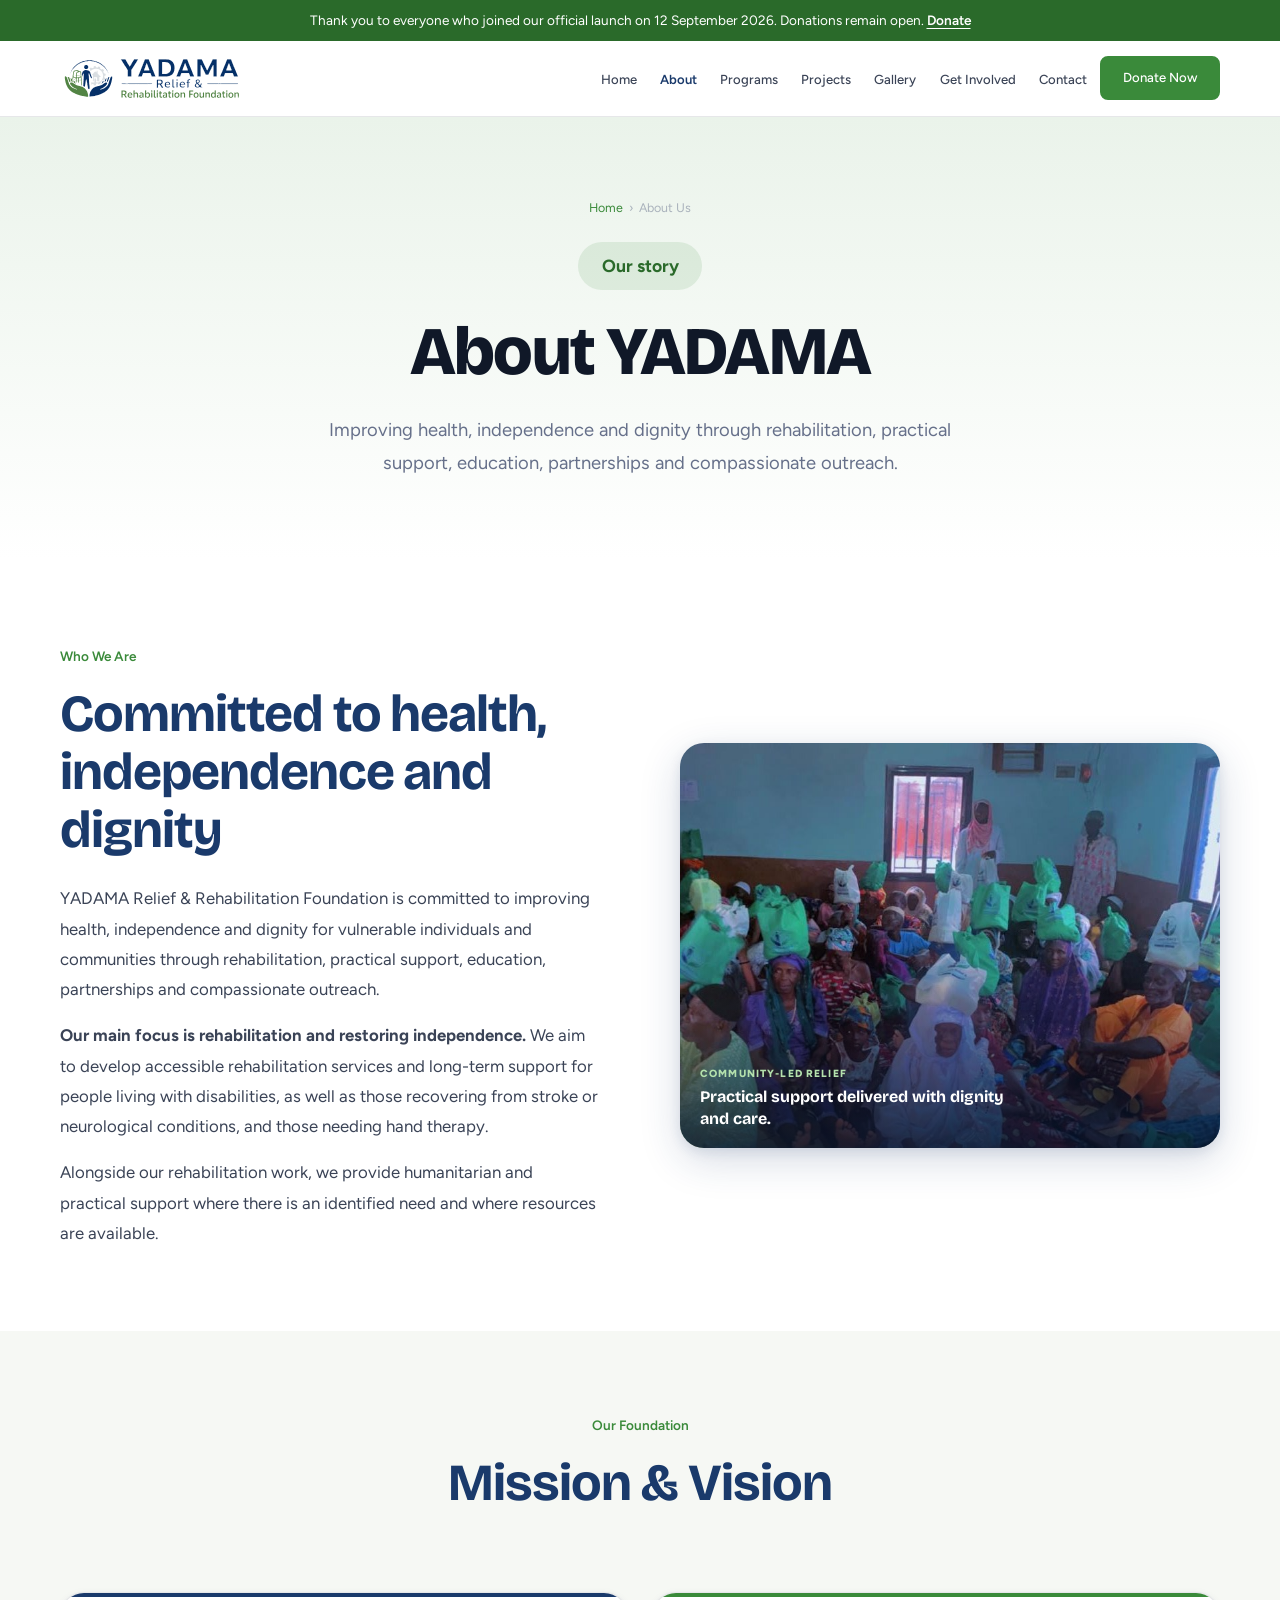
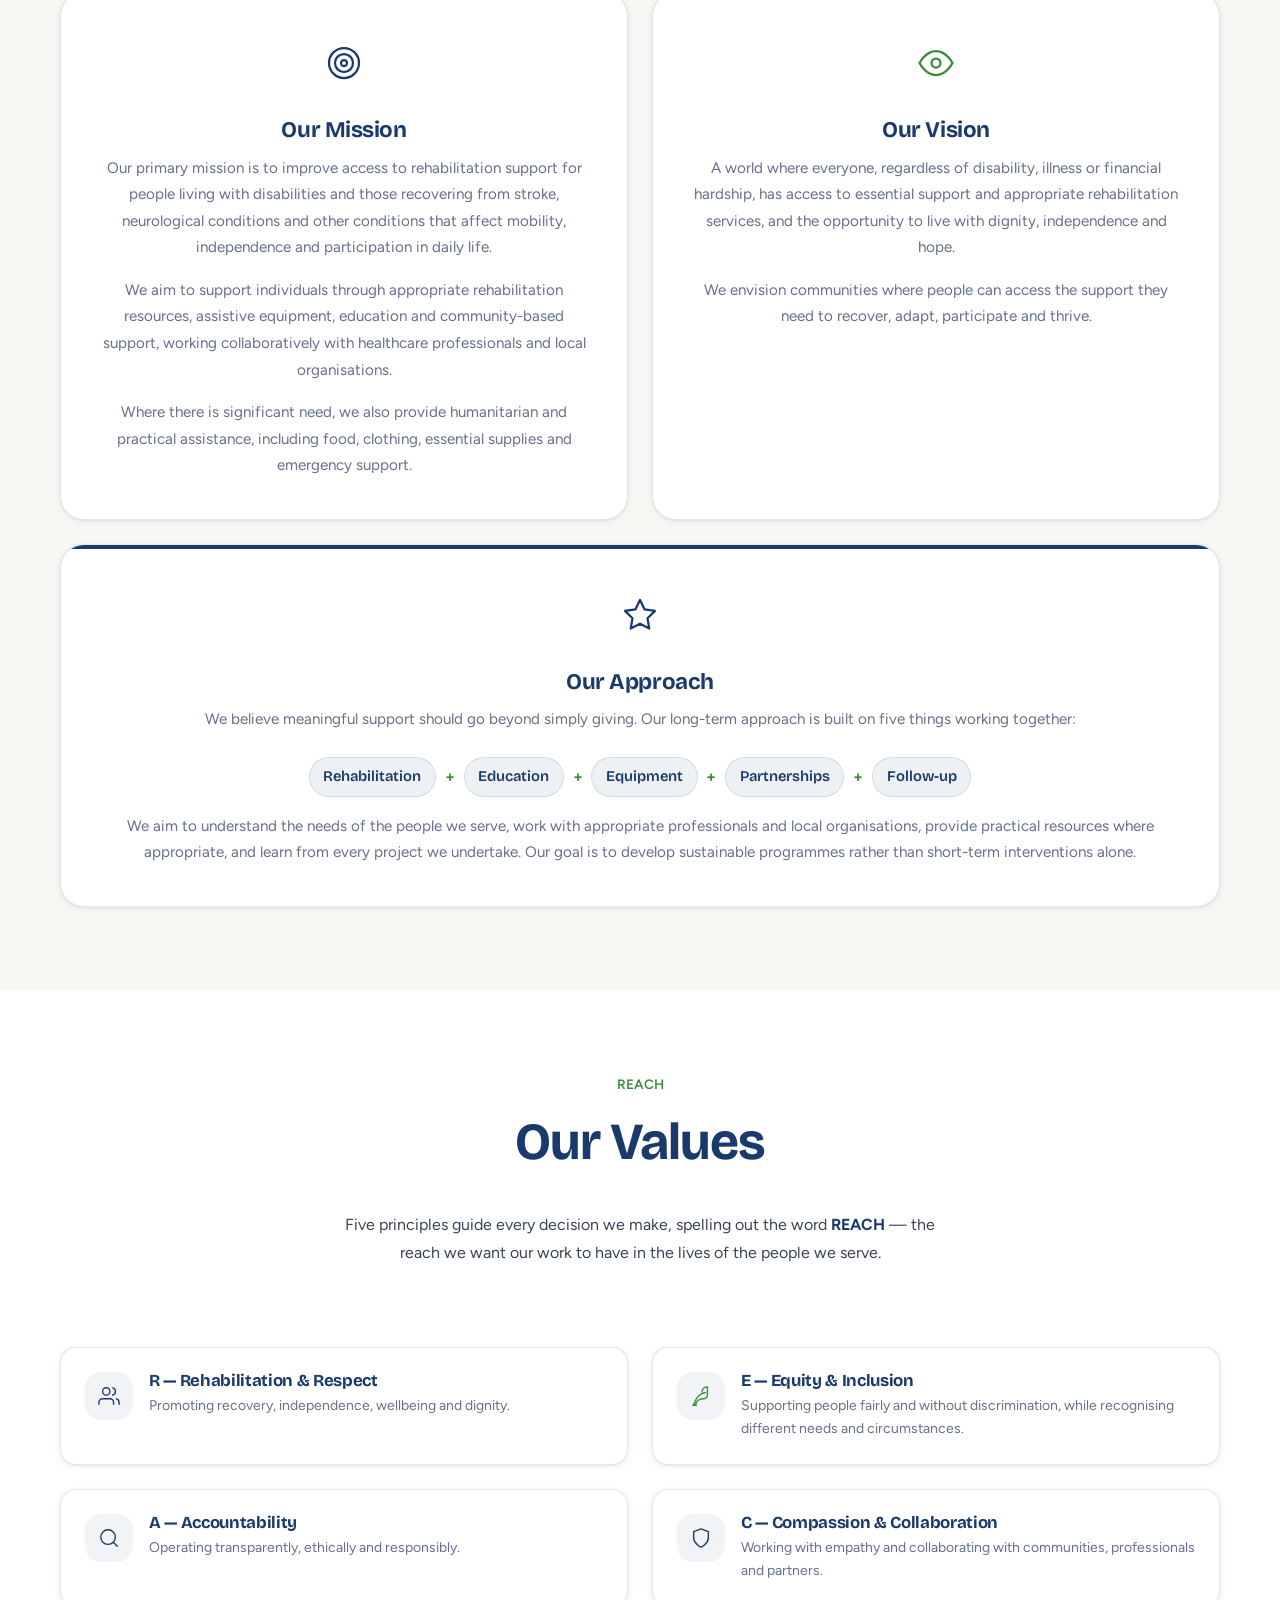
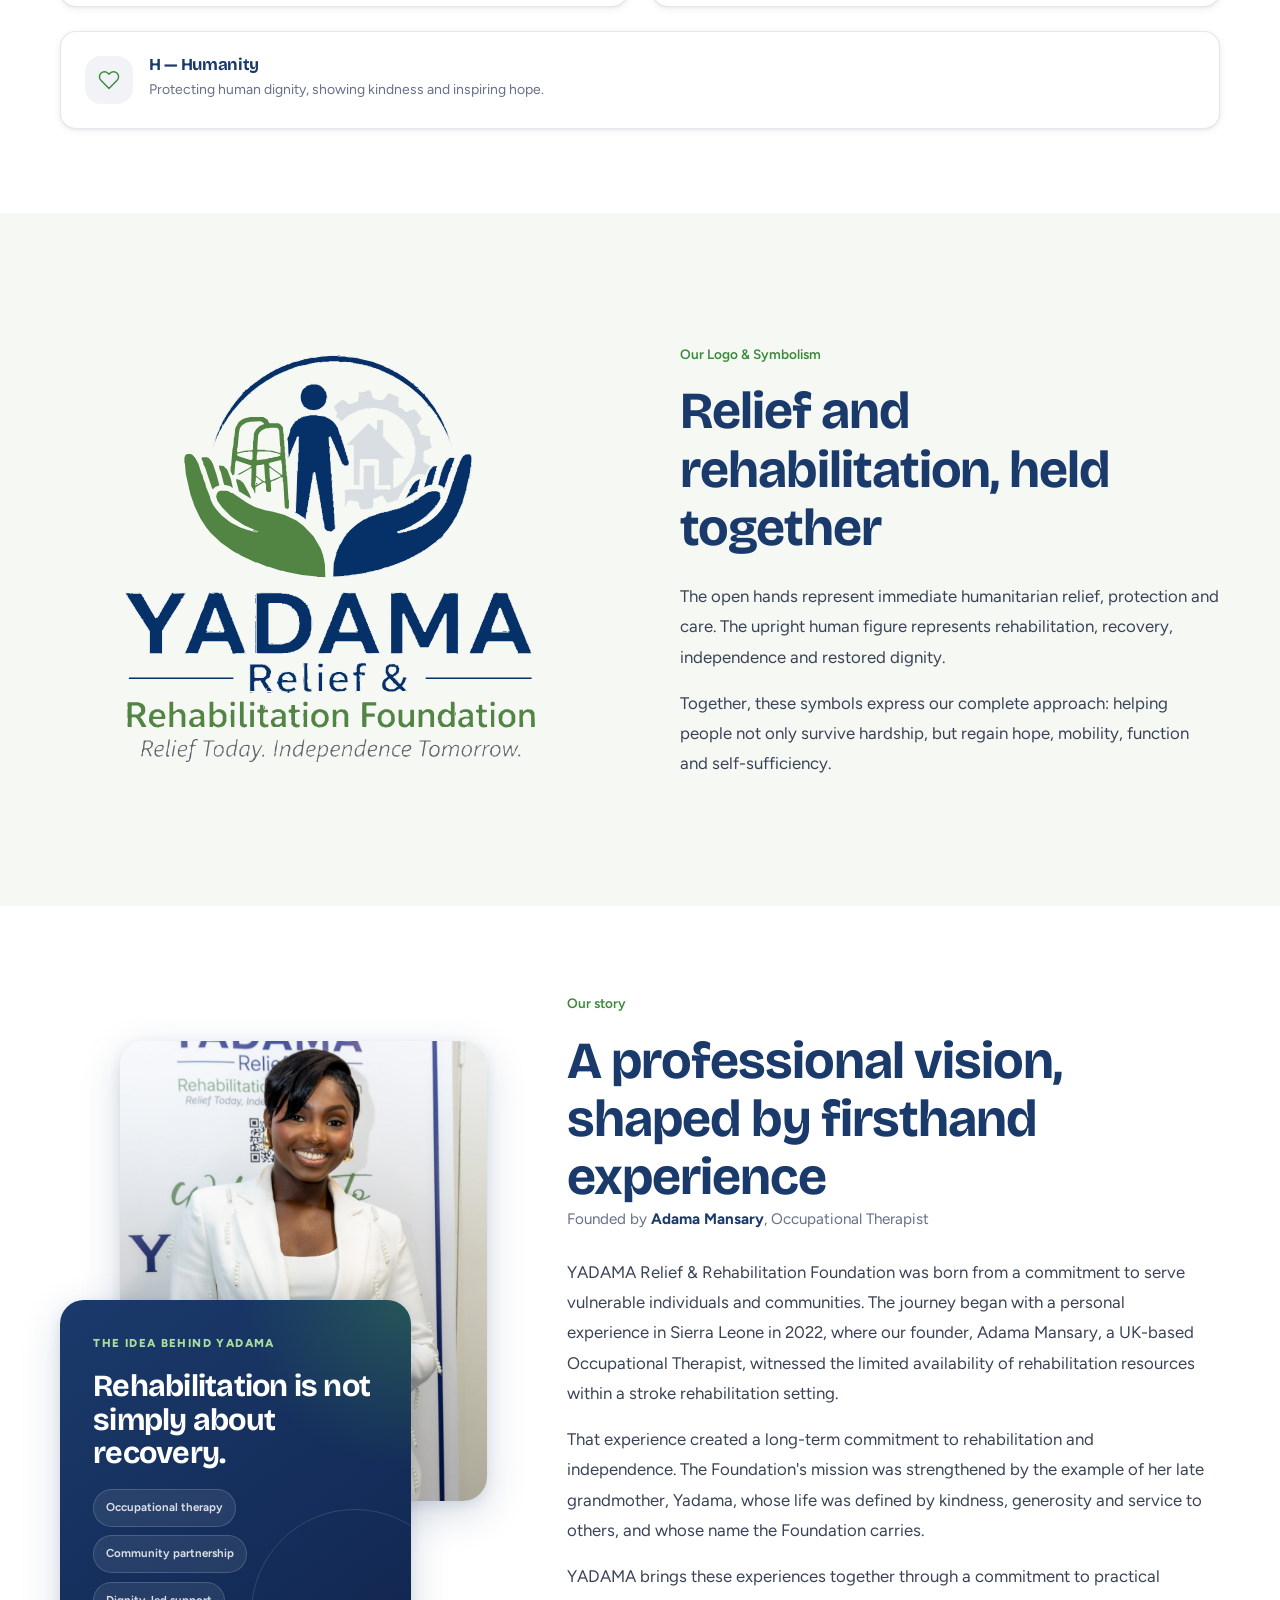
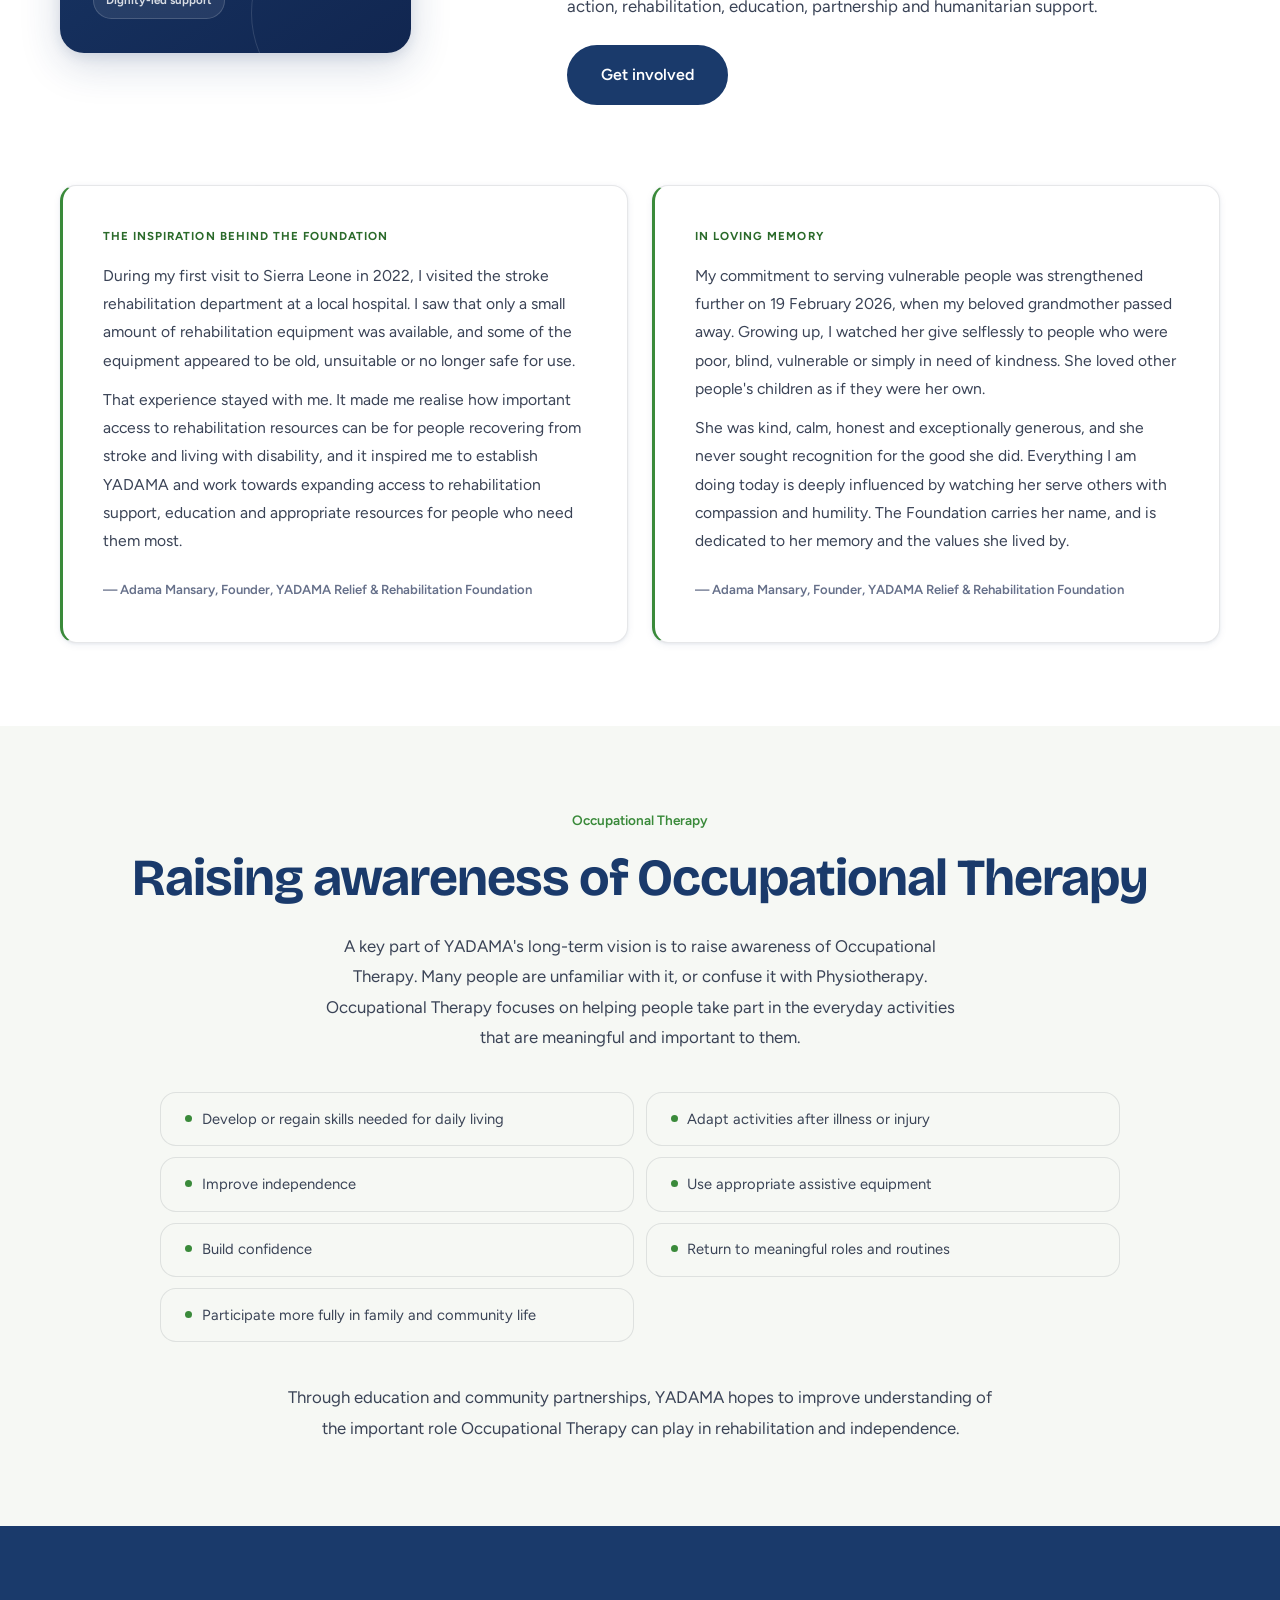
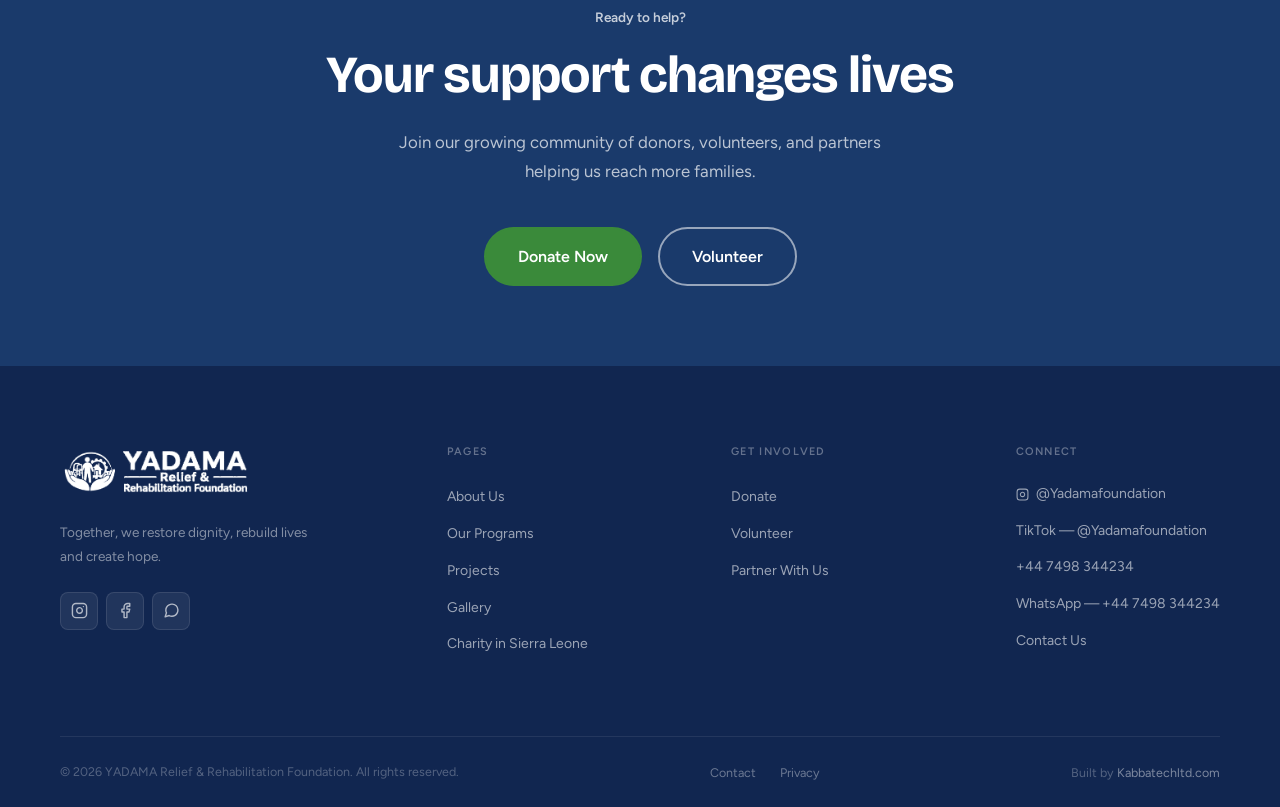
<file: about.html>
﻿<!DOCTYPE html>
<html lang="en">
<head>
  <meta charset="UTF-8" />
  <meta name="viewport" content="width=1200" />
  <title>About YADAMA Foundation | Sierra Leone Rehabilitation Charity</title>
  <meta name="description" content="YADAMA Relief &amp; Rehabilitation Foundation improves health, independence and dignity through rehabilitation, education, partnerships and practical support. Our mission, vision, REACH values and the story of founder Adama Mansary." />
  <meta name="robots" content="index, follow, max-image-preview:large" />
  <link rel="canonical" href="https://www.yadamafoundation.org/about" />
  <script>document.documentElement.classList.add('js');</script>
  <link rel="preconnect" href="https://fonts.googleapis.com" />
  <link rel="preconnect" href="https://fonts.gstatic.com" crossorigin />
  <link href="https://fonts.googleapis.com/css2?family=Bricolage+Grotesque:wght@500;600;700;800&family=Figtree:wght@400;500;600;700&display=swap" rel="stylesheet" />
  <link rel="stylesheet" href="css/styles.css" />
  <style>
    /* ── MISSION & VISION ── */
    .mvv-grid {
      display: grid; grid-template-columns: repeat(2, 1fr); gap: var(--space-md);
    }
    /* Approach sits under the pair it explains, spanning the full row. */
    .mvv-card--wide { grid-column: 1 / -1; }
    @media (max-width: 768px) { .mvv-grid { grid-template-columns: 1fr; } }
    .mvv-card {
      background: var(--white); border-radius: var(--radius-lg);
      padding: var(--space-lg); border: 1px solid var(--border);
      box-shadow: var(--shadow-sm); text-align: center;
      position: relative; overflow: hidden;
      transition: transform 0.25s cubic-bezier(0.34,1.56,0.64,1), box-shadow 0.25s;
    }
    .mvv-card::before {
      content: ''; position: absolute; top: 0; left: 0; right: 0; height: 4px;
      background: var(--blue); border-radius: var(--radius-lg) var(--radius-lg) 0 0;
    }
    .mvv-card--green::before { background: var(--green); }
    .mvv-card--gold::before  { background: var(--blue); }
    .mvv-card:hover { transform: translateY(-5px); box-shadow: var(--shadow-lg); }
    .mvv-card__icon { font-size: 2.5rem; margin-bottom: var(--space-sm); }
    .mvv-card__title { font-family: var(--font-display); font-size: 1.4rem; color: var(--blue); margin-bottom: var(--space-xs); }
    .mvv-card__body { font-size: 0.95rem; color: var(--muted); line-height: 1.75; }

    /* ── OUR VALUES (REACH) ── */
    .values-intro {
      max-width: 60ch; margin: 0 auto var(--space-xl);
      text-align: center; color: var(--text-mid); line-height: 1.75;
    }
    .values-intro strong { color: var(--blue); font-weight: 700; }
    .values-grid {
      display: grid; grid-template-columns: repeat(2, 1fr); gap: var(--space-md);
    }
    /* Five values into two columns leaves an orphan — let the last one run
       the full width instead of sitting alone in a half-empty row. */
    .value-item--wide { grid-column: 1 / -1; }
    @media (max-width: 640px) { .values-grid { grid-template-columns: 1fr; } }
    .value-item {
      display: flex; gap: var(--space-sm); align-items: flex-start;
      padding: var(--space-md); background: var(--white);
      border-radius: var(--radius-md); border: 1px solid var(--border);
      box-shadow: var(--shadow-sm);
    }
    .value-item__icon {
      width: 48px; height: 48px; min-width: 48px;
      border-radius: var(--radius-md); background: rgba(26,58,107,0.06);
      display: flex; align-items: center; justify-content: center; font-size: 1.3rem;
    }
    .value-item__title { font-family: var(--font-display); font-size: 1.05rem; color: var(--blue); margin-bottom: 0.2rem; }
    .value-item__desc { font-size: 0.875rem; color: var(--muted); line-height: 1.65; }

    /* ── APPROACH FORMULA ── */
    .approach-formula {
      display: flex; flex-wrap: wrap; justify-content: center;
      align-items: center; gap: 0.4rem 0.55rem;
      margin: var(--space-md) 0 var(--space-sm);
    }
    .approach-formula span {
      padding: 0.4rem 0.85rem; border-radius: var(--radius-full);
      background: rgba(26,58,107,0.07); border: 1px solid rgba(26,58,107,0.12);
      font-family: var(--font-display); font-size: 0.92rem;
      font-weight: 600; color: var(--blue);
    }
    .approach-formula i { font-style: normal; color: var(--green); font-weight: 700; }

    /* ── FIRST-PERSON STORY QUOTES ── */
    .story-quotes {
      display: grid; grid-template-columns: repeat(2, 1fr);
      gap: var(--space-md); margin-top: var(--space-xl);
    }
    @media (max-width: 820px) { .story-quotes { grid-template-columns: 1fr; } }
    .story-quote {
      background: var(--white); border: 1px solid var(--border);
      border-left: 3px solid var(--green);
      border-radius: var(--radius-md); padding: var(--space-lg);
      box-shadow: var(--shadow-sm);
    }
    .story-quote__label {
      color: var(--green-dark); font-size: 0.72rem; font-weight: 700;
      letter-spacing: 0.09em; text-transform: uppercase; margin-bottom: var(--space-sm);
    }
    .story-quote p:not(.story-quote__label) {
      color: var(--text-mid); font-size: 0.98rem; line-height: 1.8;
    }
    .story-quote p + p { margin-top: 0.7rem; }
    .story-quote footer {
      margin-top: var(--space-md); font-size: 0.82rem;
      font-weight: 600; color: var(--muted);
    }

    /* ── OCCUPATIONAL THERAPY ── */
    .ot-list {
      display: grid; grid-template-columns: repeat(2, 1fr);
      gap: 0.7rem; margin: var(--space-md) auto 0; max-width: 60rem;
    }
    @media (max-width: 700px) { .ot-list { grid-template-columns: 1fr; } }
    .ot-list li {
      display: flex; align-items: flex-start; gap: 0.6rem;
      list-style: none; padding: 0.85rem var(--space-md);
      background: var(--cream); border: 1px solid var(--border);
      border-radius: var(--radius-md);
      font-size: 0.92rem; color: var(--text-mid);
    }
    .ot-list li::before {
      content: ''; flex: 0 0 auto; width: 7px; height: 7px;
      border-radius: 50%; background: var(--green); margin-top: 0.5rem;
    }

    /* ── FOUNDER SECTION ── */
    .founder { background: var(--white); }
    .founder__byline {
      margin: calc(var(--space-md) * -1) 0 var(--space-md);
      color: var(--muted); font-size: 0.95rem;
    }
    .founder__byline strong { color: var(--blue); font-weight: 700; }
    .founder__inner {
      display: grid; grid-template-columns: 0.95fr 1.45fr;
      gap: var(--space-xl); align-items: center;
    }
    @media (max-width: 820px) { .founder__inner { grid-template-columns: 1fr; } }
    .founder__visual {
      position: relative;
      padding-bottom: clamp(7rem, 16vw, 9.5rem);
    }
    .founder__photo {
      position: relative;
      margin: 0 0 0 auto;
      width: 86%;
      aspect-ratio: 4 / 5;
      overflow: hidden;
      border-radius: var(--radius-lg);
      box-shadow: var(--shadow-lg);
    }
    .founder__photo img {
      width: 100%; height: 100%;
      object-fit: cover; object-position: center 18%;
      transition: transform 0.6s cubic-bezier(0.4, 0, 0.2, 1);
    }
    .founder__visual:hover .founder__photo img { transform: scale(1.03); }
    .founder__statement {
      position: absolute;
      left: 0; bottom: 0;
      width: min(82%, 25rem);
      overflow: hidden;
      padding: clamp(1.4rem, 2.6vw, 2.1rem);
      border-radius: var(--radius-lg);
      background:
        radial-gradient(circle at 100% 0%, rgba(74,170,74,0.3), transparent 34%),
        linear-gradient(145deg, var(--blue) 0%, var(--blue-dark) 100%);
      box-shadow: var(--shadow-lg);
      color: var(--white);
    }
    .founder__statement::before {
      content: '';
      position: absolute;
      right: -3rem;
      bottom: -4rem;
      width: 13rem;
      height: 13rem;
      border: 1px solid rgba(255,255,255,0.13);
      border-radius: 50%;
    }
    .founder__statement-label {
      position: relative;
      margin-bottom: 1rem;
      color: #a8dca0;
      font-size: 0.72rem;
      font-weight: 800;
      letter-spacing: 0.12em;
      text-transform: uppercase;
    }
    .founder__statement-title {
      position: relative;
      max-width: 14ch;
      color: var(--white);
      font-family: var(--font-display);
      font-size: clamp(1.45rem, 2.4vw, 2rem);
      font-weight: 700;
      line-height: 1.08;
      letter-spacing: -0.025em;
    }
    .founder__statement-notes {
      position: relative;
      display: flex;
      flex-wrap: wrap;
      gap: 0.55rem;
      margin-top: 1.25rem;
    }
    .founder__statement-notes span {
      padding: 0.5rem 0.75rem;
      border: 1px solid rgba(255,255,255,0.16);
      border-radius: var(--radius-full);
      background: rgba(255,255,255,0.08);
      color: rgba(255,255,255,0.82);
      font-size: 0.72rem;
      font-weight: 650;
    }

    /* ── WHO WE ARE ── */
    .who-inner {
      display: grid; grid-template-columns: 1fr 1fr;
      gap: var(--space-xl); align-items: center;
    }
    @media (max-width: 820px) { .who-inner { grid-template-columns: 1fr; } }
    .who-img {
      position: relative;
      isolation: isolate;
      aspect-ratio: 4/3;
      overflow: hidden;
      border-radius: var(--radius-lg);
      box-shadow: var(--shadow-lg);
    }
    .who-img::after {
      content: '';
      position: absolute;
      inset: 45% 0 0;
      z-index: 1;
      background: linear-gradient(180deg, transparent, rgba(4,20,44,0.82));
      pointer-events: none;
    }
    .who-img img { width: 100%; height: 100%; object-fit: cover; }
    .who-img figcaption {
      position: absolute;
      right: 1.25rem;
      bottom: 1.15rem;
      left: 1.25rem;
      z-index: 2;
      color: var(--white);
    }
    .who-img figcaption span {
      display: block;
      margin-bottom: 0.2rem;
      color: #b4e1ad;
      font-size: 0.65rem;
      font-weight: 800;
      letter-spacing: 0.11em;
      text-transform: uppercase;
    }
    .who-img figcaption strong {
      display: block;
      max-width: 30ch;
      font-family: var(--font-display);
      font-size: 1rem;
      line-height: 1.35;
    }

    @media (max-width: 600px) {
      .who-inner,
      .founder__inner { gap: 1.5rem; }
      .mvv-grid { gap: 0.9rem; }
      .mvv-card { padding: 1.25rem; text-align: left; }
      .mvv-card__icon { margin-bottom: 0.6rem; }
      .mvv-card__title { font-size: 1.25rem; }
      .mvv-card__body { font-size: 0.92rem; line-height: 1.65; }
      .values-grid { gap: 0.75rem; }
      .values-intro { margin-bottom: 1.75rem; }
      .value-item { padding: 1rem; }
      .value-item__icon { width: 42px; height: 42px; min-width: 42px; }
    }

    @media (max-device-width: 600px), (hover: none) and (pointer: coarse) {
      #who-we-are .who-inner,
      .founder__inner {
        grid-template-columns: 1fr;
      }
      #who-we-are .who-inner { gap: 0; }
      #who-we-are .who-img { display: none; }
      #who-we-are .section-body,
      .founder .section-body { max-width: none; }
      .founder__inner { gap: 2.25rem; }
      .founder__statement-title { max-width: 22ch; }
    }
  </style>
  <link rel="icon" href="Brand_assets/yadama/favicon.ico?v=2" sizes="any" />
  <link rel="icon" type="image/png" sizes="32x32" href="Brand_assets/yadama/favicon-32x32.png?v=2" />
  <link rel="apple-touch-icon" href="Brand_assets/yadama/apple-touch-icon.png" />
  <meta name="theme-color" content="#053068" />
</head>
<body>

<div class="sticky-shell">
<div class="announce">
  Thank you to everyone who joined our official launch on 12 September 2026. Donations remain open.
  <a href="get-involved.html#donate">Donate</a>
</div>

<header class="site-header" role="banner">
  <nav class="nav container" aria-label="Main navigation">
    <a href="index.html" class="nav__logo">
      <img src="Brand_assets/yadama/navbar.svg" alt="YADAMA Relief &amp; Rehabilitation Foundation" width="42" height="42" />
      
    </a>
    <ul class="nav__links" id="nav-menu" role="list">
      <li><a href="index.html">Home</a></li>
      <li><a href="about.html">About</a></li>
      <li><a href="programs.html">Programs</a></li>
      <li><a href="campaigns.html">Projects</a></li>
      <li><a href="gallery.html">Gallery</a></li>
      <li><a href="get-involved.html">Get Involved</a></li>
      <li><a href="contact.html">Contact</a></li>
      <li><a href="get-involved.html#donate" class="btn btn--green">Donate Now</a></li>
    </ul>
    <button class="nav__toggle" aria-label="Open menu" aria-expanded="false" aria-controls="nav-menu"><span></span><span></span><span></span></button>
  </nav>
</header>
</div>

<section class="page-hero" aria-label="About Us">
  <div class="container">
    <nav class="breadcrumb" aria-label="Breadcrumb"><a href="index.html">Home</a><span>›</span><span>About Us</span></nav>
    <p class="page-hero__eyebrow reveal">Our story</p>
    <h1 class="page-hero__title reveal">About YADAMA</h1>
    <p class="page-hero__sub reveal">Improving health, independence and dignity through rehabilitation, practical support, education, partnerships and compassionate outreach.</p>
  </div>
</section>

<section class="section section--white" id="who-we-are" aria-labelledby="who-heading">
  <div class="container">
    <div class="who-inner">
      <div>
        <p class="section-label reveal">Who We Are</p>
        <h2 class="section-title reveal" id="who-heading">Committed to health, independence and dignity</h2>
        <p class="section-body reveal">
          YADAMA Relief &amp; Rehabilitation Foundation is committed to improving health, independence and dignity for vulnerable individuals and communities through rehabilitation, practical support, education, partnerships and compassionate outreach.
        </p>
        <p class="section-body reveal" style="margin-top:var(--space-sm)">
          <strong>Our main focus is rehabilitation and restoring independence.</strong> We aim to develop accessible rehabilitation services and long-term support for people living with disabilities, as well as those recovering from stroke or neurological conditions, and those needing hand therapy.
        </p>
        <p class="section-body reveal" style="margin-top:var(--space-sm)">
          Alongside our rehabilitation work, we provide humanitarian and practical support where there is an identified need and where resources are available.
        </p>
      </div>
      <figure class="who-img reveal">
        <img src="images/gallery-food-community.jpg" alt="Older adults and community members gathered with YADAMA food-support bags in Port Loko" width="820" height="607" loading="lazy" />
        <figcaption>
          <span>Community-led relief</span>
          <strong>Practical support delivered with dignity and care.</strong>
        </figcaption>
      </figure>
    </div>
  </div>
</section>

<section class="section section--cream" aria-labelledby="mvv-heading">
  <div class="container">
    <div style="text-align:center;margin-bottom:var(--space-xl)">
      <p class="section-label section-label--center reveal">Our Foundation</p>
      <h2 class="section-title section-title--center reveal" id="mvv-heading">Mission &amp; Vision</h2>
    </div>
    <div class="mvv-grid">
      <div class="mvv-card reveal">
        <div class="mvv-card__icon" aria-hidden="true"><svg width="36" height="36" viewBox="0 0 24 24" fill="none" stroke="var(--blue)" stroke-width="1.5" stroke-linecap="round" stroke-linejoin="round" aria-hidden="true"><circle cx="12" cy="12" r="10"/><circle cx="12" cy="12" r="6"/><circle cx="12" cy="12" r="2"/></svg></div>
        <h3 class="mvv-card__title">Our Mission</h3>
        <p class="mvv-card__body">Our primary mission is to improve access to rehabilitation support for people living with disabilities and those recovering from stroke, neurological conditions and other conditions that affect mobility, independence and participation in daily life.</p>
        <p class="mvv-card__body" style="margin-top:var(--space-sm)">We aim to support individuals through appropriate rehabilitation resources, assistive equipment, education and community-based support, working collaboratively with healthcare professionals and local organisations.</p>
        <p class="mvv-card__body" style="margin-top:var(--space-sm)">Where there is significant need, we also provide humanitarian and practical assistance, including food, clothing, essential supplies and emergency support.</p>
      </div>
      <div class="mvv-card mvv-card--green reveal">
        <div class="mvv-card__icon" aria-hidden="true"><svg width="36" height="36" viewBox="0 0 24 24" fill="none" stroke="var(--green)" stroke-width="1.5" stroke-linecap="round" stroke-linejoin="round" aria-hidden="true"><path d="M1 12s4-8 11-8 11 8 11 8-4 8-11 8-11-8-11-8z"/><circle cx="12" cy="12" r="3"/></svg></div>
        <h3 class="mvv-card__title">Our Vision</h3>
        <p class="mvv-card__body">A world where everyone, regardless of disability, illness or financial hardship, has access to essential support and appropriate rehabilitation services, and the opportunity to live with dignity, independence and hope.</p>
        <p class="mvv-card__body" style="margin-top:var(--space-sm)">We envision communities where people can access the support they need to recover, adapt, participate and thrive.</p>
      </div>
      <div class="mvv-card mvv-card--gold mvv-card--wide reveal">
        <div class="mvv-card__icon" aria-hidden="true"><svg width="36" height="36" viewBox="0 0 24 24" fill="none" stroke="var(--blue)" stroke-width="1.5" stroke-linecap="round" stroke-linejoin="round" aria-hidden="true"><polygon points="12 2 15.09 8.26 22 9.27 17 14.14 18.18 21.02 12 17.77 5.82 21.02 7 14.14 2 9.27 8.91 8.26 12 2"/></svg></div>
        <h3 class="mvv-card__title">Our Approach</h3>
        <p class="mvv-card__body">We believe meaningful support should go beyond simply giving. Our long-term approach is built on five things working together:</p>
        <div class="approach-formula" aria-label="Rehabilitation plus education plus equipment plus partnerships plus follow-up">
          <span>Rehabilitation</span><i aria-hidden="true">+</i>
          <span>Education</span><i aria-hidden="true">+</i>
          <span>Equipment</span><i aria-hidden="true">+</i>
          <span>Partnerships</span><i aria-hidden="true">+</i>
          <span>Follow-up</span>
        </div>
        <p class="mvv-card__body">We aim to understand the needs of the people we serve, work with appropriate professionals and local organisations, provide practical resources where appropriate, and learn from every project we undertake. Our goal is to develop sustainable programmes rather than short-term interventions alone.</p>
      </div>
    </div>
  </div>
</section>

<section class="section section--white" aria-labelledby="values-heading">
  <div class="container">
    <div style="text-align:center;margin-bottom:var(--space-lg)">
      <p class="section-label section-label--center reveal">REACH</p>
      <h2 class="section-title section-title--center reveal" id="values-heading">Our Values</h2>
    </div>
    <p class="values-intro reveal">Five principles guide every decision we make, spelling out the word <strong>REACH</strong> — the reach we want our work to have in the lives of the people we serve.</p>

    <div class="values-grid">
      <div class="value-item reveal">
        <div class="value-item__icon" aria-hidden="true"><svg width="22" height="22" viewBox="0 0 24 24" fill="none" stroke="var(--blue)" stroke-width="1.5" stroke-linecap="round" stroke-linejoin="round" aria-hidden="true"><path d="M17 21v-2a4 4 0 0 0-4-4H5a4 4 0 0 0-4 4v2"/><circle cx="9" cy="7" r="4"/><path d="M23 21v-2a4 4 0 0 0-3-3.87"/><path d="M16 3.13a4 4 0 0 1 0 7.75"/></svg></div>
        <div>
          <h3 class="value-item__title">R — Rehabilitation &amp; Respect</h3>
          <p class="value-item__desc">Promoting recovery, independence, wellbeing and dignity.</p>
        </div>
      </div>
      <div class="value-item reveal">
        <div class="value-item__icon" aria-hidden="true"><svg width="22" height="22" viewBox="0 0 24 24" fill="none" stroke="var(--green)" stroke-width="1.5" stroke-linecap="round" stroke-linejoin="round" aria-hidden="true"><path d="M17 8C8 10 5.9 16.17 3.82 22L5.71 22c.5-1.39 1.17-2.98 2.15-4.42C9.49 16 11.5 15 14 15c3 0 5-2 5-5V2c-3 0-5.5 2-6 5.5"/><line x1="3" y1="22" x2="7" y2="22"/></svg></div>
        <div>
          <h3 class="value-item__title">E — Equity &amp; Inclusion</h3>
          <p class="value-item__desc">Supporting people fairly and without discrimination, while recognising different needs and circumstances.</p>
        </div>
      </div>
      <div class="value-item reveal">
        <div class="value-item__icon" aria-hidden="true"><svg width="22" height="22" viewBox="0 0 24 24" fill="none" stroke="var(--blue)" stroke-width="1.5" stroke-linecap="round" stroke-linejoin="round" aria-hidden="true"><circle cx="11" cy="11" r="8"/><line x1="21" y1="21" x2="16.65" y2="16.65"/></svg></div>
        <div>
          <h3 class="value-item__title">A — Accountability</h3>
          <p class="value-item__desc">Operating transparently, ethically and responsibly.</p>
        </div>
      </div>
      <div class="value-item reveal">
        <div class="value-item__icon" aria-hidden="true"><svg width="22" height="22" viewBox="0 0 24 24" fill="none" stroke="var(--blue)" stroke-width="1.5" stroke-linecap="round" stroke-linejoin="round" aria-hidden="true"><path d="M12 22s8-4 8-10V5l-8-3-8 3v7c0 6 8 10 8 10z"/></svg></div>
        <div>
          <h3 class="value-item__title">C — Compassion &amp; Collaboration</h3>
          <p class="value-item__desc">Working with empathy and collaborating with communities, professionals and partners.</p>
        </div>
      </div>
      <div class="value-item value-item--wide reveal">
        <div class="value-item__icon" aria-hidden="true"><svg width="22" height="22" viewBox="0 0 24 24" fill="none" stroke="var(--green)" stroke-width="1.5" stroke-linecap="round" stroke-linejoin="round"><path d="M20.84 4.61a5.5 5.5 0 0 0-7.78 0L12 5.67l-1.06-1.06a5.5 5.5 0 0 0-7.78 7.78l1.06 1.06L12 21.23l7.78-7.78 1.06-1.06a5.5 5.5 0 0 0 0-7.78z"/></svg></div>
        <div>
          <h3 class="value-item__title">H — Humanity</h3>
          <p class="value-item__desc">Protecting human dignity, showing kindness and inspiring hope.</p>
        </div>
      </div>
    </div>
  </div>
</section>

<section class="section section--cream" aria-labelledby="symbolism-heading">
  <div class="container">
    <div class="who-inner">
      <div class="reveal" style="display:grid;place-items:center;padding:var(--space-lg)">
        <img src="Brand_assets/yadama/primary-logo.svg" alt="YADAMA Relief and Rehabilitation Foundation logo" width="480" height="480" loading="lazy" style="width:min(100%,28rem);height:auto" />
      </div>
      <div>
        <p class="section-label reveal">Our Logo &amp; Symbolism</p>
        <h2 class="section-title reveal" id="symbolism-heading">Relief and rehabilitation, held together</h2>
        <p class="section-body reveal">
          The open hands represent immediate humanitarian relief, protection and care. The upright human figure represents rehabilitation, recovery, independence and restored dignity.
        </p>
        <p class="section-body reveal" style="margin-top:var(--space-sm)">
          Together, these symbols express our complete approach: helping people not only survive hardship, but regain hope, mobility, function and self-sufficiency.
        </p>
      </div>
    </div>
  </div>
</section>

<section class="founder section" id="founder" aria-labelledby="founder-heading">
  <div class="container">
    <div class="founder__inner">
      <div class="founder__visual reveal">
        <figure class="founder__photo">
          <img src="images/adama-founder-about.jpg" alt="Adama Mansary, Occupational Therapist and founder of YADAMA Relief &amp; Rehabilitation Foundation" width="1000" height="1500" loading="lazy" />
        </figure>
        <aside class="founder__statement" aria-label="The idea behind YADAMA">
          <p class="founder__statement-label">The idea behind YADAMA</p>
          <p class="founder__statement-title">Rehabilitation is not simply about recovery.</p>
          <div class="founder__statement-notes" aria-label="Founding principles">
            <span>Occupational therapy</span>
            <span>Community partnership</span>
            <span>Dignity-led support</span>
          </div>
        </aside>
      </div>
      <div>
        <p class="section-label reveal">Our story</p>
        <h2 class="section-title reveal" id="founder-heading">A professional vision, shaped by firsthand experience</h2>
        <p class="founder__byline reveal">Founded by <strong>Adama Mansary</strong>, Occupational Therapist</p>
        <p class="section-body reveal">
          YADAMA Relief &amp; Rehabilitation Foundation was born from a commitment to serve vulnerable individuals and communities. The journey began with a personal experience in Sierra Leone in 2022, where our founder, Adama Mansary, a UK-based Occupational Therapist, witnessed the limited availability of rehabilitation resources within a stroke rehabilitation setting.
        </p>
        <p class="section-body reveal" style="margin-top:var(--space-sm)">
          That experience created a long-term commitment to rehabilitation and independence. The Foundation's mission was strengthened by the example of her late grandmother, Yadama, whose life was defined by kindness, generosity and service to others, and whose name the Foundation carries.
        </p>
        <p class="section-body reveal" style="margin-top:var(--space-sm)">
          YADAMA brings these experiences together through a commitment to practical action, rehabilitation, education, partnership and humanitarian support.
        </p>
        <a href="get-involved.html" class="btn btn--primary btn--lg reveal" style="margin-top:var(--space-md)">Get involved</a>
      </div>
    </div>

    <div class="story-quotes">
      <blockquote class="story-quote reveal">
        <p class="story-quote__label">The inspiration behind the Foundation</p>
        <p>During my first visit to Sierra Leone in 2022, I visited the stroke rehabilitation department at a local hospital. I saw that only a small amount of rehabilitation equipment was available, and some of the equipment appeared to be old, unsuitable or no longer safe for use.</p>
        <p>That experience stayed with me. It made me realise how important access to rehabilitation resources can be for people recovering from stroke and living with disability, and it inspired me to establish YADAMA and work towards expanding access to rehabilitation support, education and appropriate resources for people who need them most.</p>
        <footer>&mdash; Adama Mansary, Founder, YADAMA Relief &amp; Rehabilitation Foundation</footer>
      </blockquote>
      <blockquote class="story-quote reveal">
        <p class="story-quote__label">In loving memory</p>
        <p>My commitment to serving vulnerable people was strengthened further on 19 February 2026, when my beloved grandmother passed away. Growing up, I watched her give selflessly to people who were poor, blind, vulnerable or simply in need of kindness. She loved other people's children as if they were her own.</p>
        <p>She was kind, calm, honest and exceptionally generous, and she never sought recognition for the good she did. Everything I am doing today is deeply influenced by watching her serve others with compassion and humility. The Foundation carries her name, and is dedicated to her memory and the values she lived by.</p>
        <footer>&mdash; Adama Mansary, Founder, YADAMA Relief &amp; Rehabilitation Foundation</footer>
      </blockquote>
    </div>
  </div>
</section>

<section class="section section--cream" aria-labelledby="ot-heading">
  <div class="container">
    <div style="text-align:center;margin-bottom:var(--space-lg)">
      <p class="section-label section-label--center reveal">Occupational Therapy</p>
      <h2 class="section-title section-title--center reveal" id="ot-heading">Raising awareness of Occupational Therapy</h2>
      <p class="section-body section-body--center reveal">A key part of YADAMA's long-term vision is to raise awareness of Occupational Therapy. Many people are unfamiliar with it, or confuse it with Physiotherapy. Occupational Therapy focuses on helping people take part in the everyday activities that are meaningful and important to them.</p>
    </div>
    <ul class="ot-list reveal">
      <li>Develop or regain skills needed for daily living</li>
      <li>Adapt activities after illness or injury</li>
      <li>Improve independence</li>
      <li>Use appropriate assistive equipment</li>
      <li>Build confidence</li>
      <li>Return to meaningful roles and routines</li>
      <li>Participate more fully in family and community life</li>
    </ul>
    <p class="section-body section-body--center reveal" style="margin-top:var(--space-lg);max-width:64ch">Through education and community partnerships, YADAMA hopes to improve understanding of the important role Occupational Therapy can play in rehabilitation and independence.</p>
  </div>
</section>

<section class="cta-band section">
  <div class="container">
    <div class="cta-band__inner">
      <p class="cta-band__eyebrow reveal">Ready to help?</p>
      <h2 class="cta-band__title reveal">Your support changes lives</h2>
      <p class="cta-band__sub reveal">Join our growing community of donors, volunteers, and partners helping us reach more families.</p>
      <div class="cta-band__actions reveal">
        <a href="get-involved.html#donate" class="btn btn--green btn--lg">Donate Now</a>
        <a href="get-involved.html#volunteer" class="btn btn--ghost-white btn--lg">Volunteer</a>
      </div>
    </div>
  </div>
</section>

<footer class="site-footer" role="contentinfo">
  <div class="container">
    <div class="footer__inner">
      <div class="footer__brand">
        <div class="footer__logo">
          <img src="Brand_assets/yadama/footer-logo.png" alt="YADAMA Relief &amp; Rehabilitation Foundation" width="50" height="50" loading="lazy" />
          
        </div>
        <p class="footer__brand-desc">Together, we restore dignity, rebuild lives and create hope.</p>
        <div class="footer__social">
          <a href="https://www.instagram.com/Yadamafoundation" class="social-link" target="_blank" rel="noopener noreferrer" aria-label="Instagram"><svg width="17" height="17" viewBox="0 0 24 24" fill="none" stroke="currentColor" stroke-width="2" stroke-linecap="round" stroke-linejoin="round" aria-hidden="true"><rect x="2" y="2" width="20" height="20" rx="5" ry="5"/><path d="M16 11.37A4 4 0 1 1 12.63 8 4 4 0 0 1 16 11.37z"/><line x1="17.5" y1="6.5" x2="17.51" y2="6.5"/></svg></a>
          <a href="#" class="social-link" aria-label="Facebook"><svg width="17" height="17" viewBox="0 0 24 24" fill="none" stroke="currentColor" stroke-width="2" stroke-linecap="round" stroke-linejoin="round" aria-hidden="true"><path d="M18 2h-3a5 5 0 0 0-5 5v3H7v4h3v8h4v-8h3l1-4h-4V7a1 1 0 0 1 1-1h3z"/></svg></a>
          <a href="#" class="social-link" aria-label="WhatsApp"><svg width="17" height="17" viewBox="0 0 24 24" fill="none" stroke="currentColor" stroke-width="2" stroke-linecap="round" stroke-linejoin="round" aria-hidden="true"><path d="M21 11.5a8.38 8.38 0 0 1-.9 3.8 8.5 8.5 0 0 1-7.6 4.7 8.38 8.38 0 0 1-3.8-.9L3 21l1.9-5.7a8.38 8.38 0 0 1-.9-3.8 8.5 8.5 0 0 1 4.7-7.6 8.38 8.38 0 0 1 3.8-.9h.5a8.48 8.48 0 0 1 8 8v.5z"/></svg></a>
        </div>
      </div>
      <div class="footer__col"><h4>Pages</h4><ul><li><a href="about.html">About Us</a></li><li><a href="programs.html">Our Programs</a></li><li><a href="campaigns.html">Projects</a></li><li><a href="gallery.html">Gallery</a></li><li><a href="charity-sierra-leone.html">Charity in Sierra Leone</a></li></ul></div>
      <div class="footer__col"><h4>Get Involved</h4><ul><li><a href="get-involved.html#donate">Donate</a></li><li><a href="get-involved.html#volunteer">Volunteer</a></li><li><a href="get-involved.html#partner">Partner With Us</a></li></ul></div>
      <div class="footer__col"><h4>Connect</h4><ul><li><a href="https://www.instagram.com/Yadamafoundation" class="footer__insta-link" target="_blank" rel="noopener noreferrer"><svg width="13" height="13" viewBox="0 0 24 24" fill="none" stroke="currentColor" stroke-width="2" aria-hidden="true"><rect x="2" y="2" width="20" height="20" rx="5" ry="5"/><path d="M16 11.37A4 4 0 1 1 12.63 8 4 4 0 0 1 16 11.37z"/><line x1="17.5" y1="6.5" x2="17.51" y2="6.5"/></svg>@Yadamafoundation</a></li><li><a href="https://www.tiktok.com/@Yadamafoundation" target="_blank" rel="noopener noreferrer">TikTok &mdash; @Yadamafoundation</a></li><li><a href="tel:+447498344234">+44 7498 344234</a></li><li><a href="https://wa.me/447498344234" target="_blank" rel="noopener noreferrer">WhatsApp &mdash; +44 7498 344234</a></li><li><a href="contact.html">Contact Us</a></li></ul></div>
    </div>
    <div class="footer__bottom">
      <p>&#169; 2026 YADAMA Relief &amp; Rehabilitation Foundation. All rights reserved.</p>
      <nav class="footer__bottom-links"><a href="contact.html">Contact</a><a href="#">Privacy</a></nav><span class="footer__credit">Built by <a href="https://kabbatechltd.com" target="_blank" rel="noopener noreferrer">Kabbatechltd.com</a></span>
    </div>
  </div>
</footer>
<script src="js/main.js"></script>
</body>
</html>
</file>
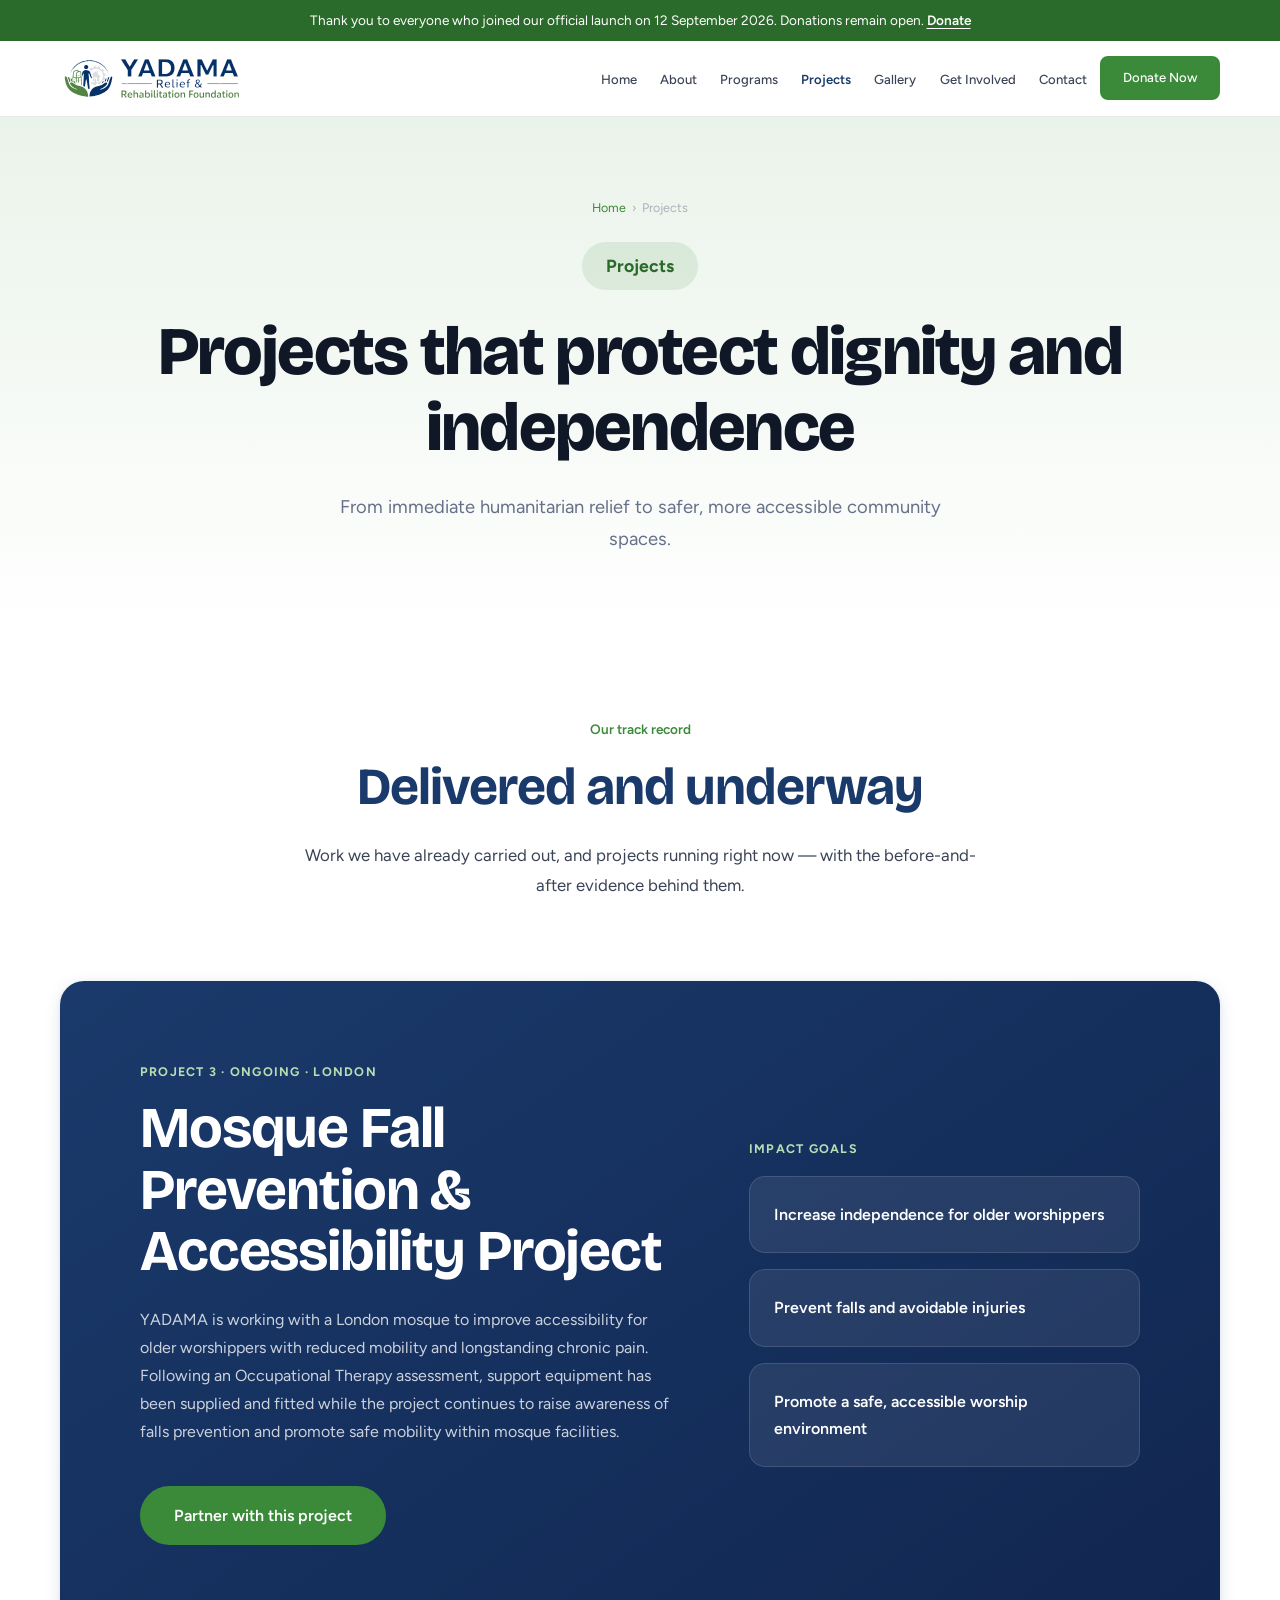
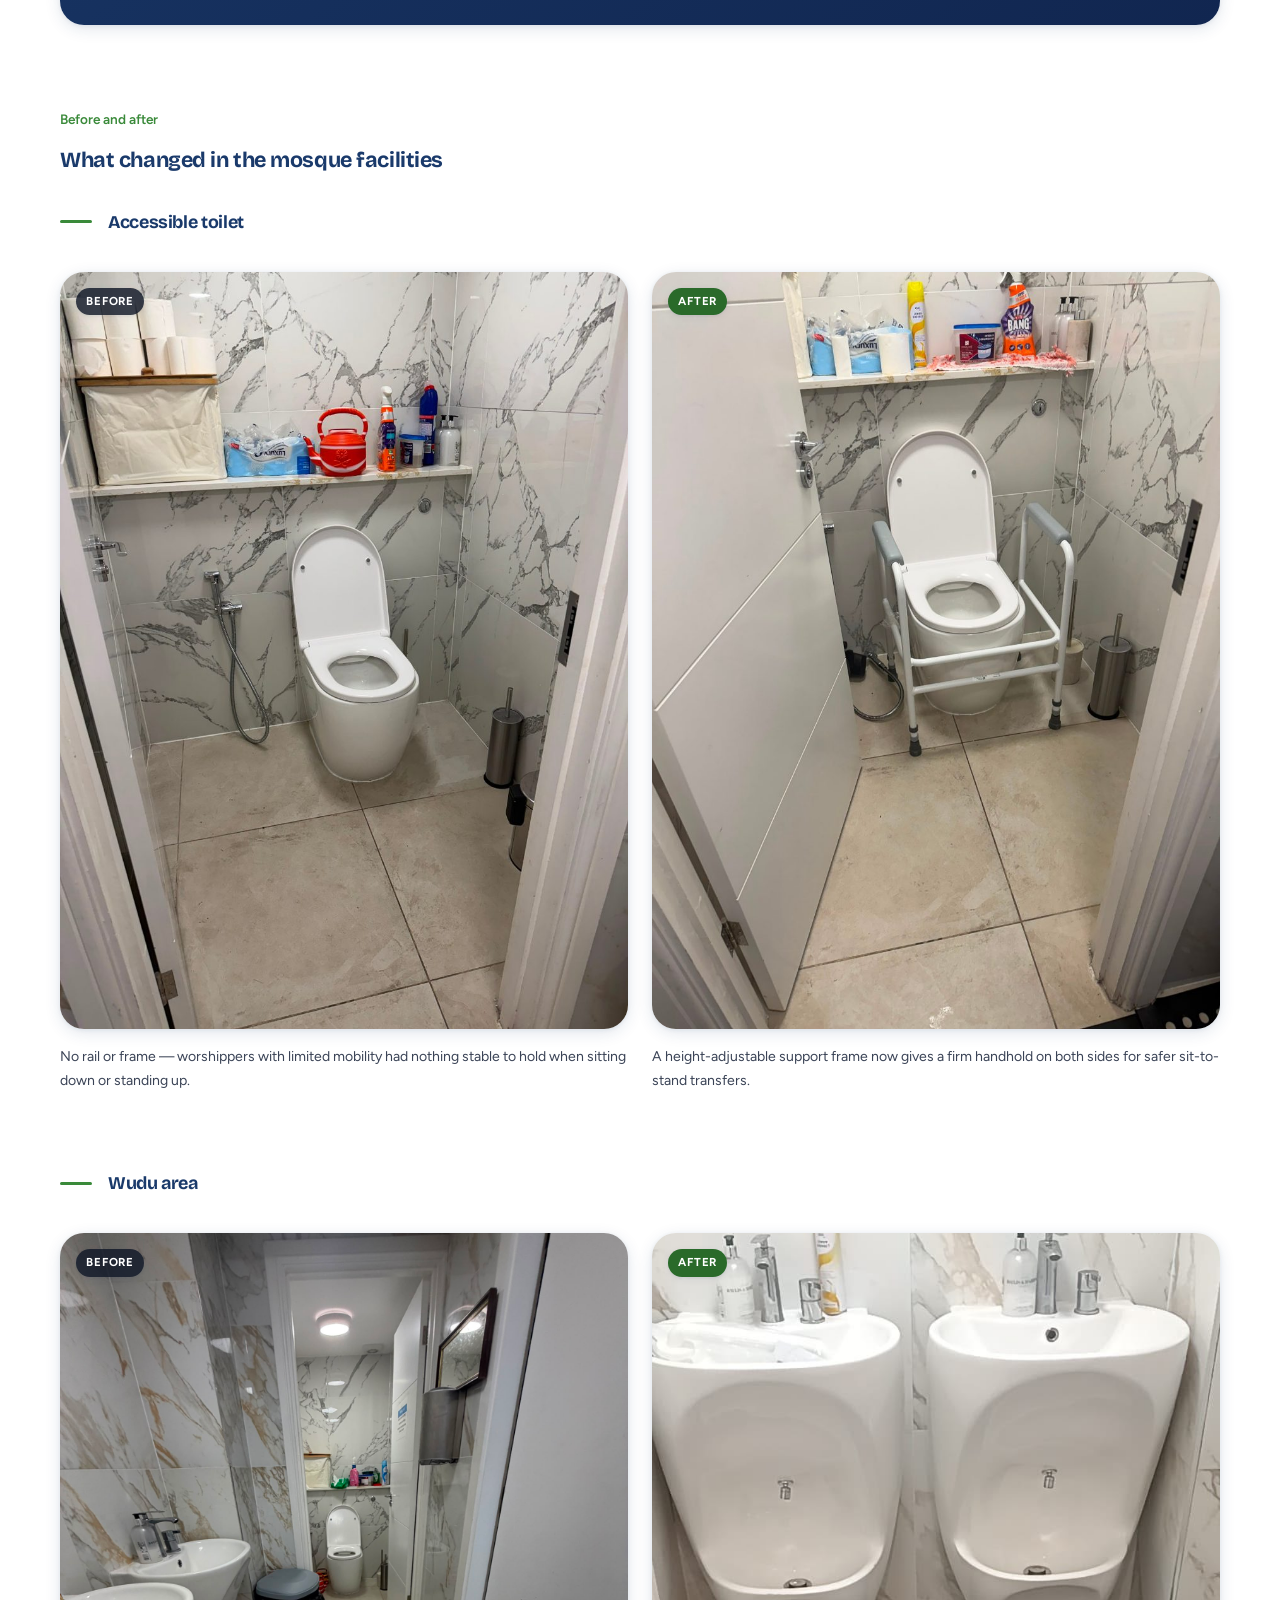
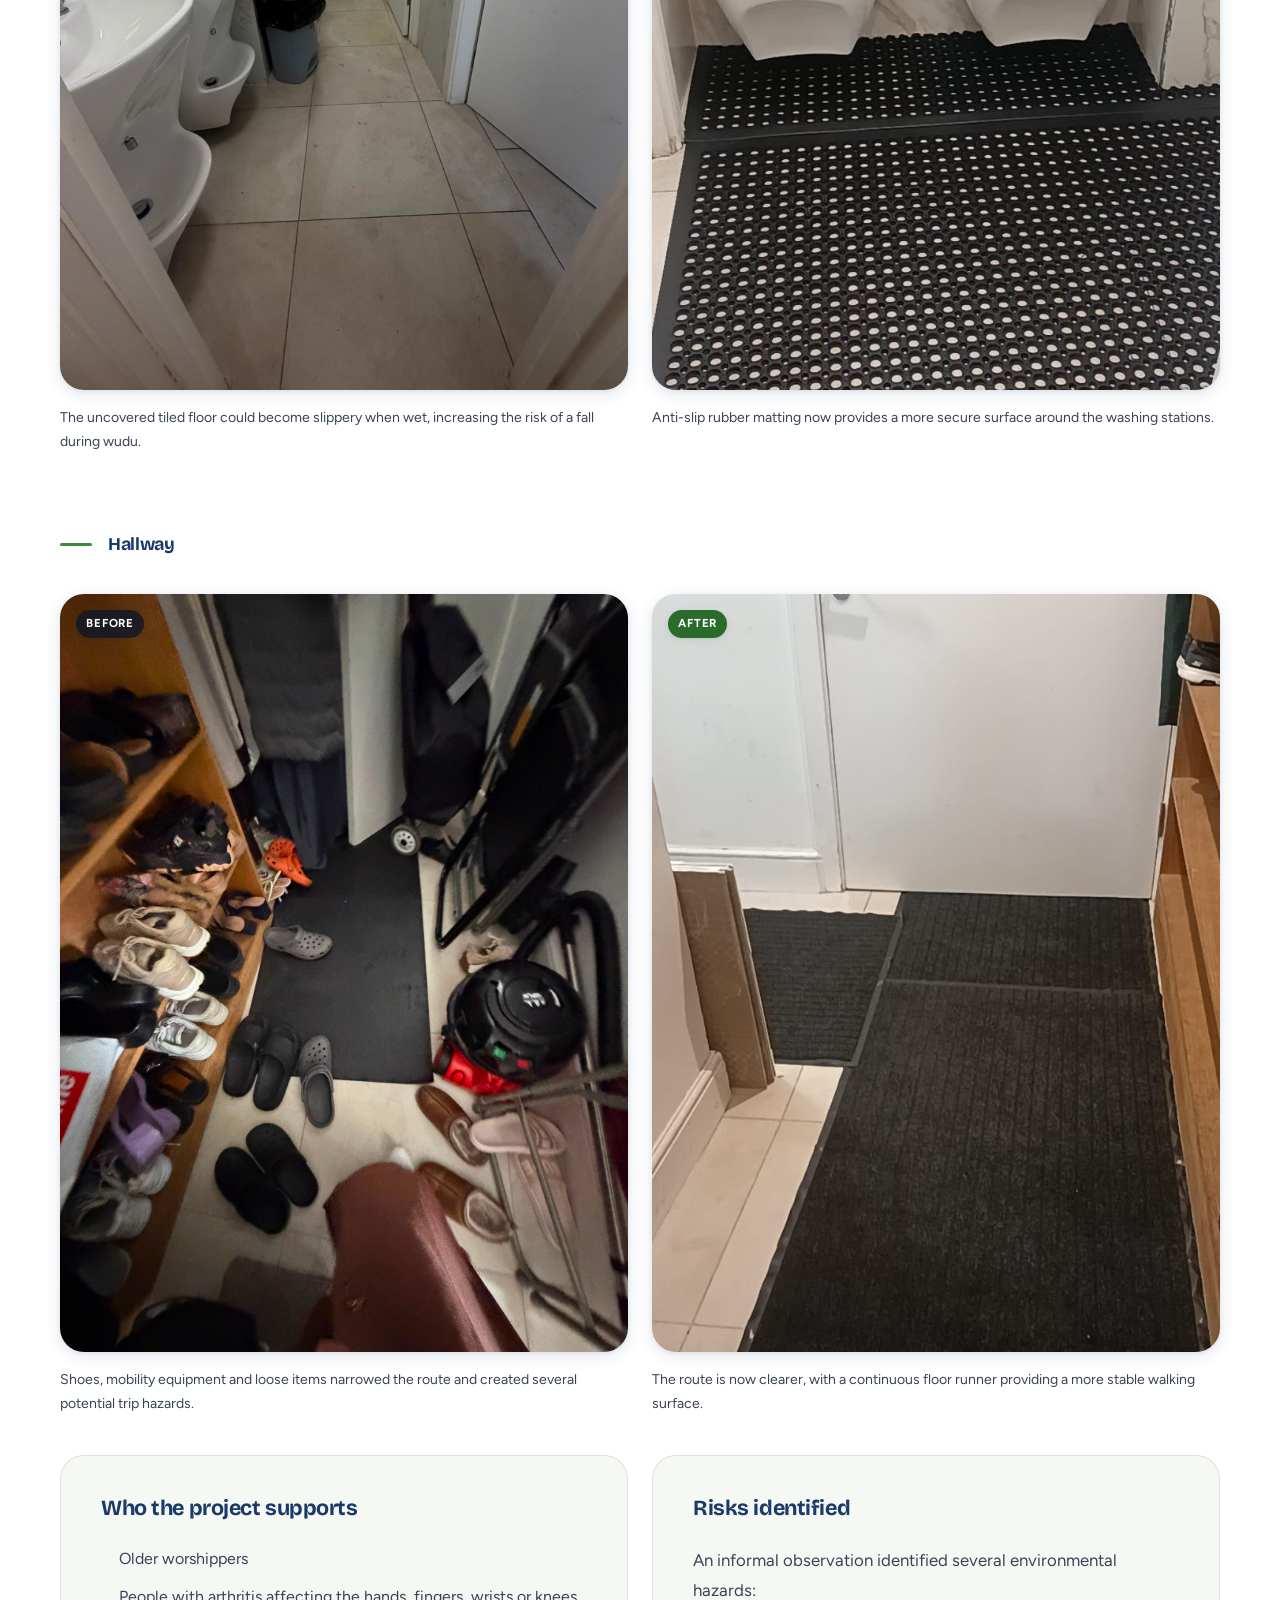
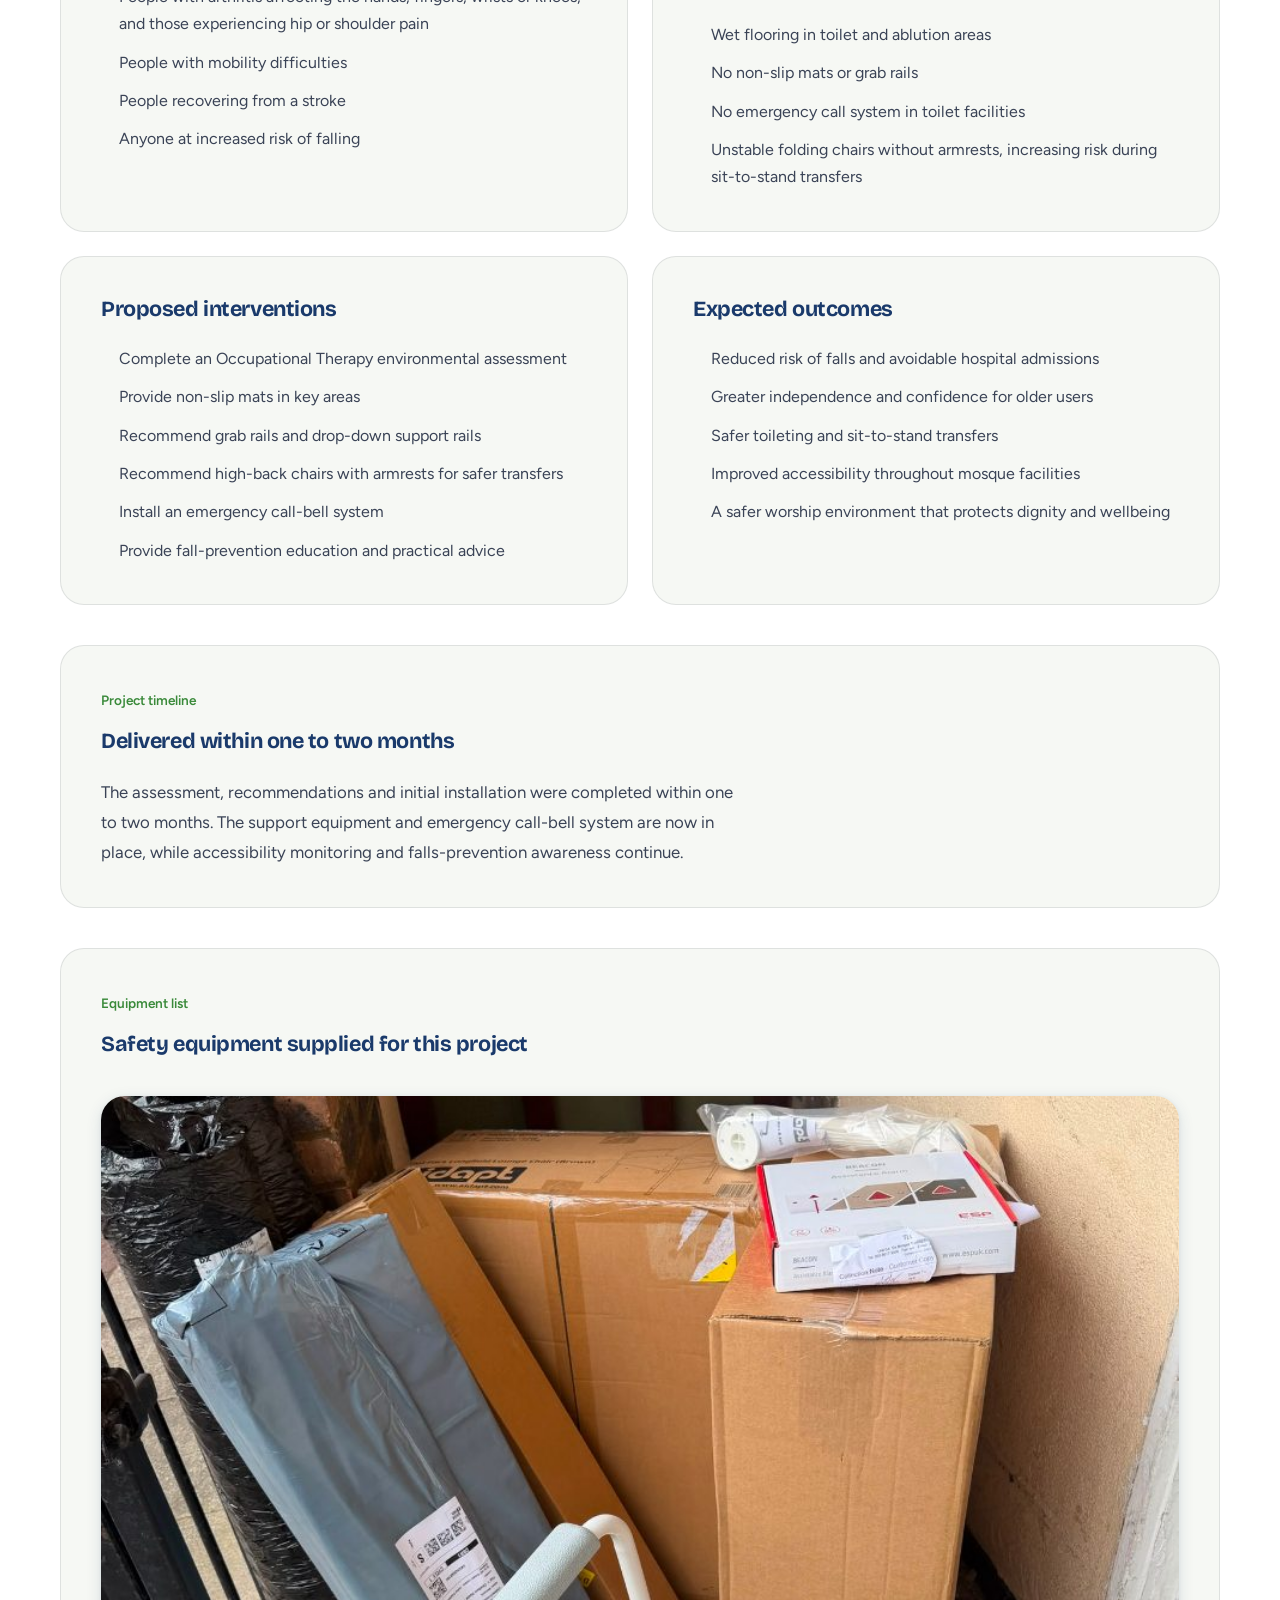
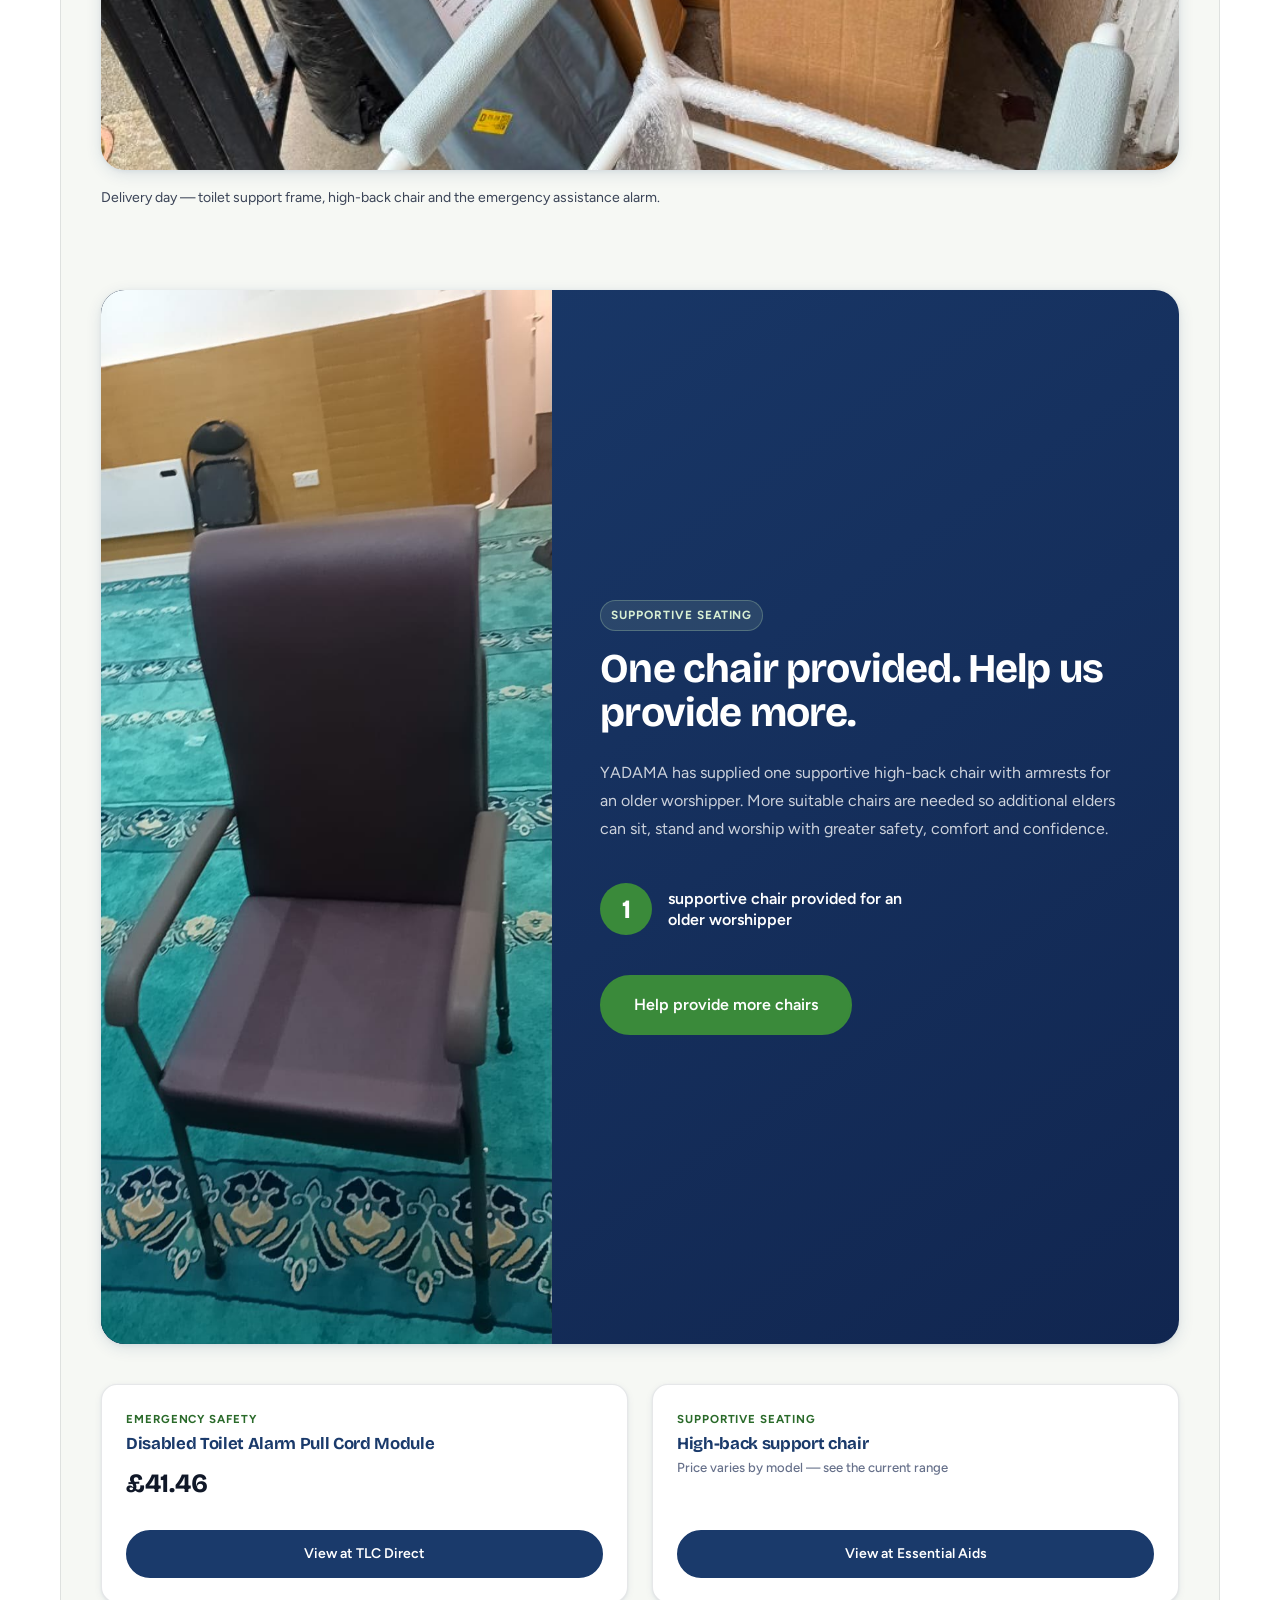
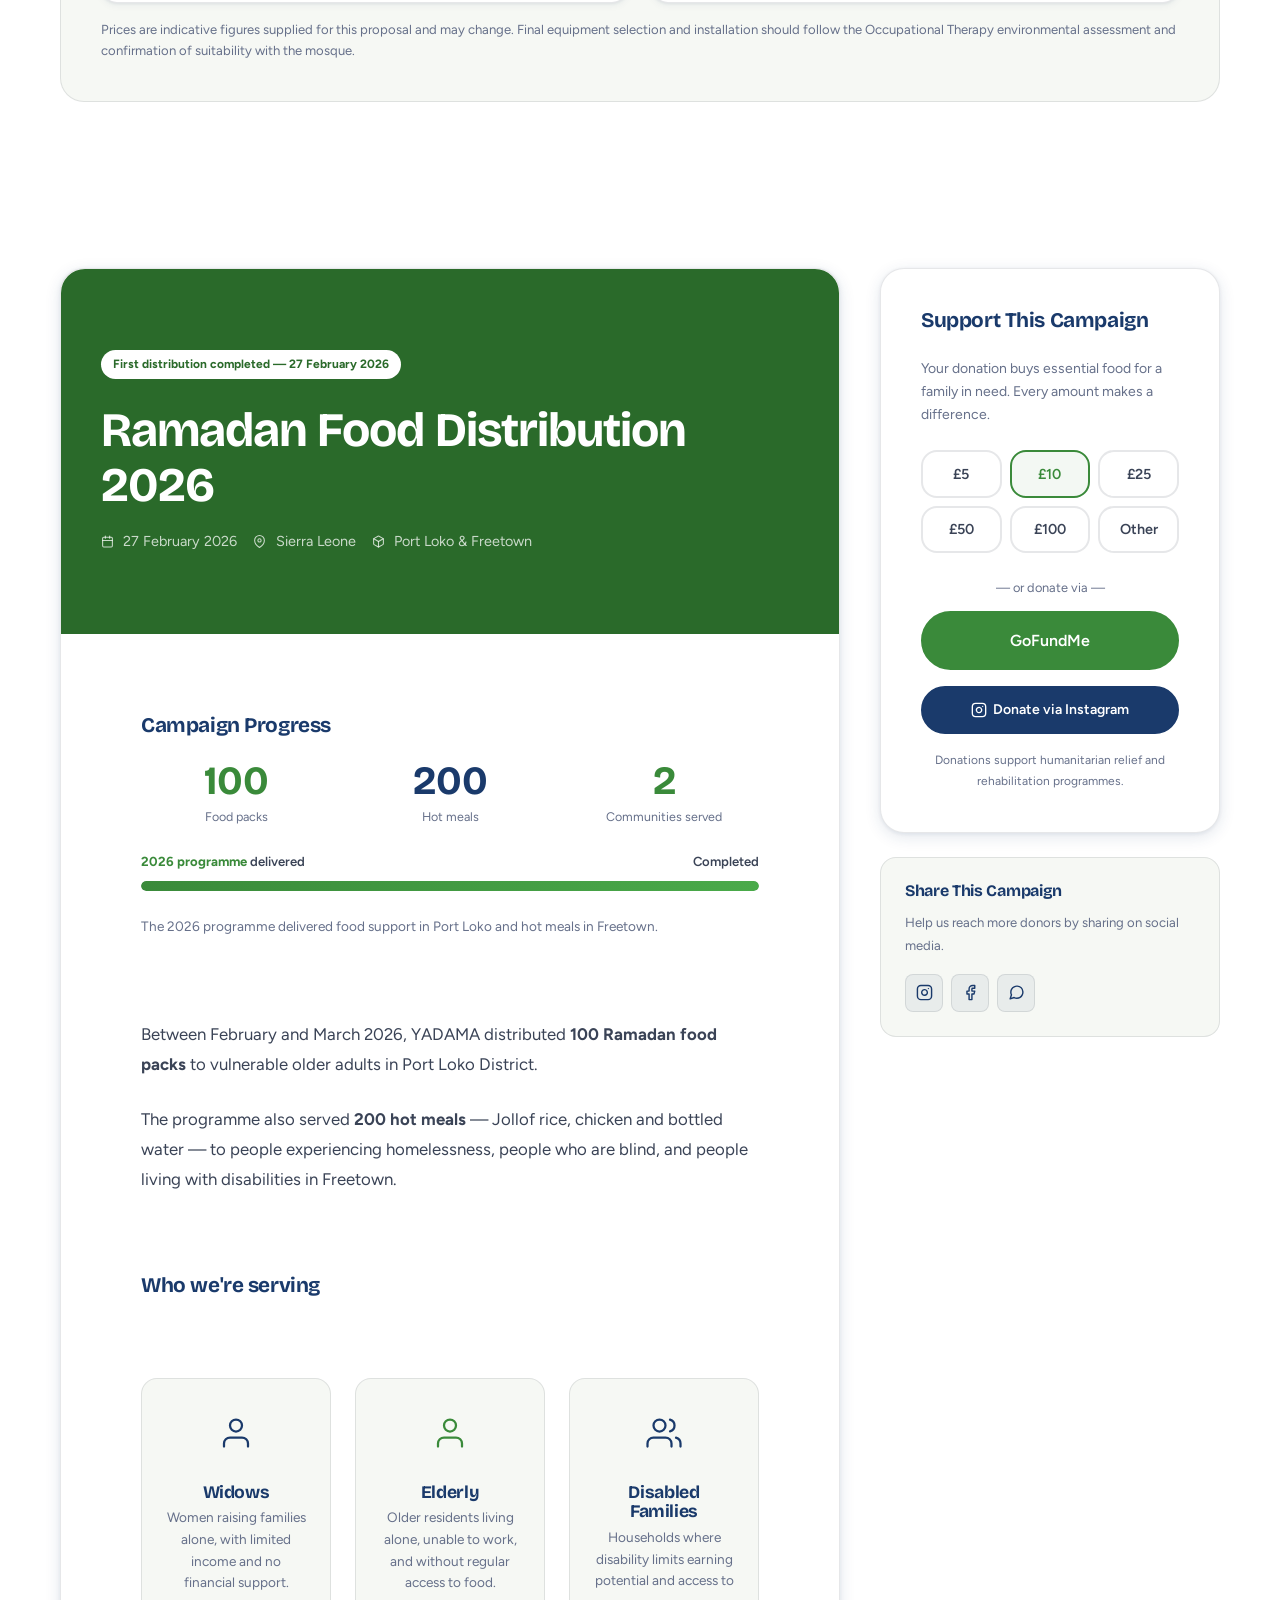
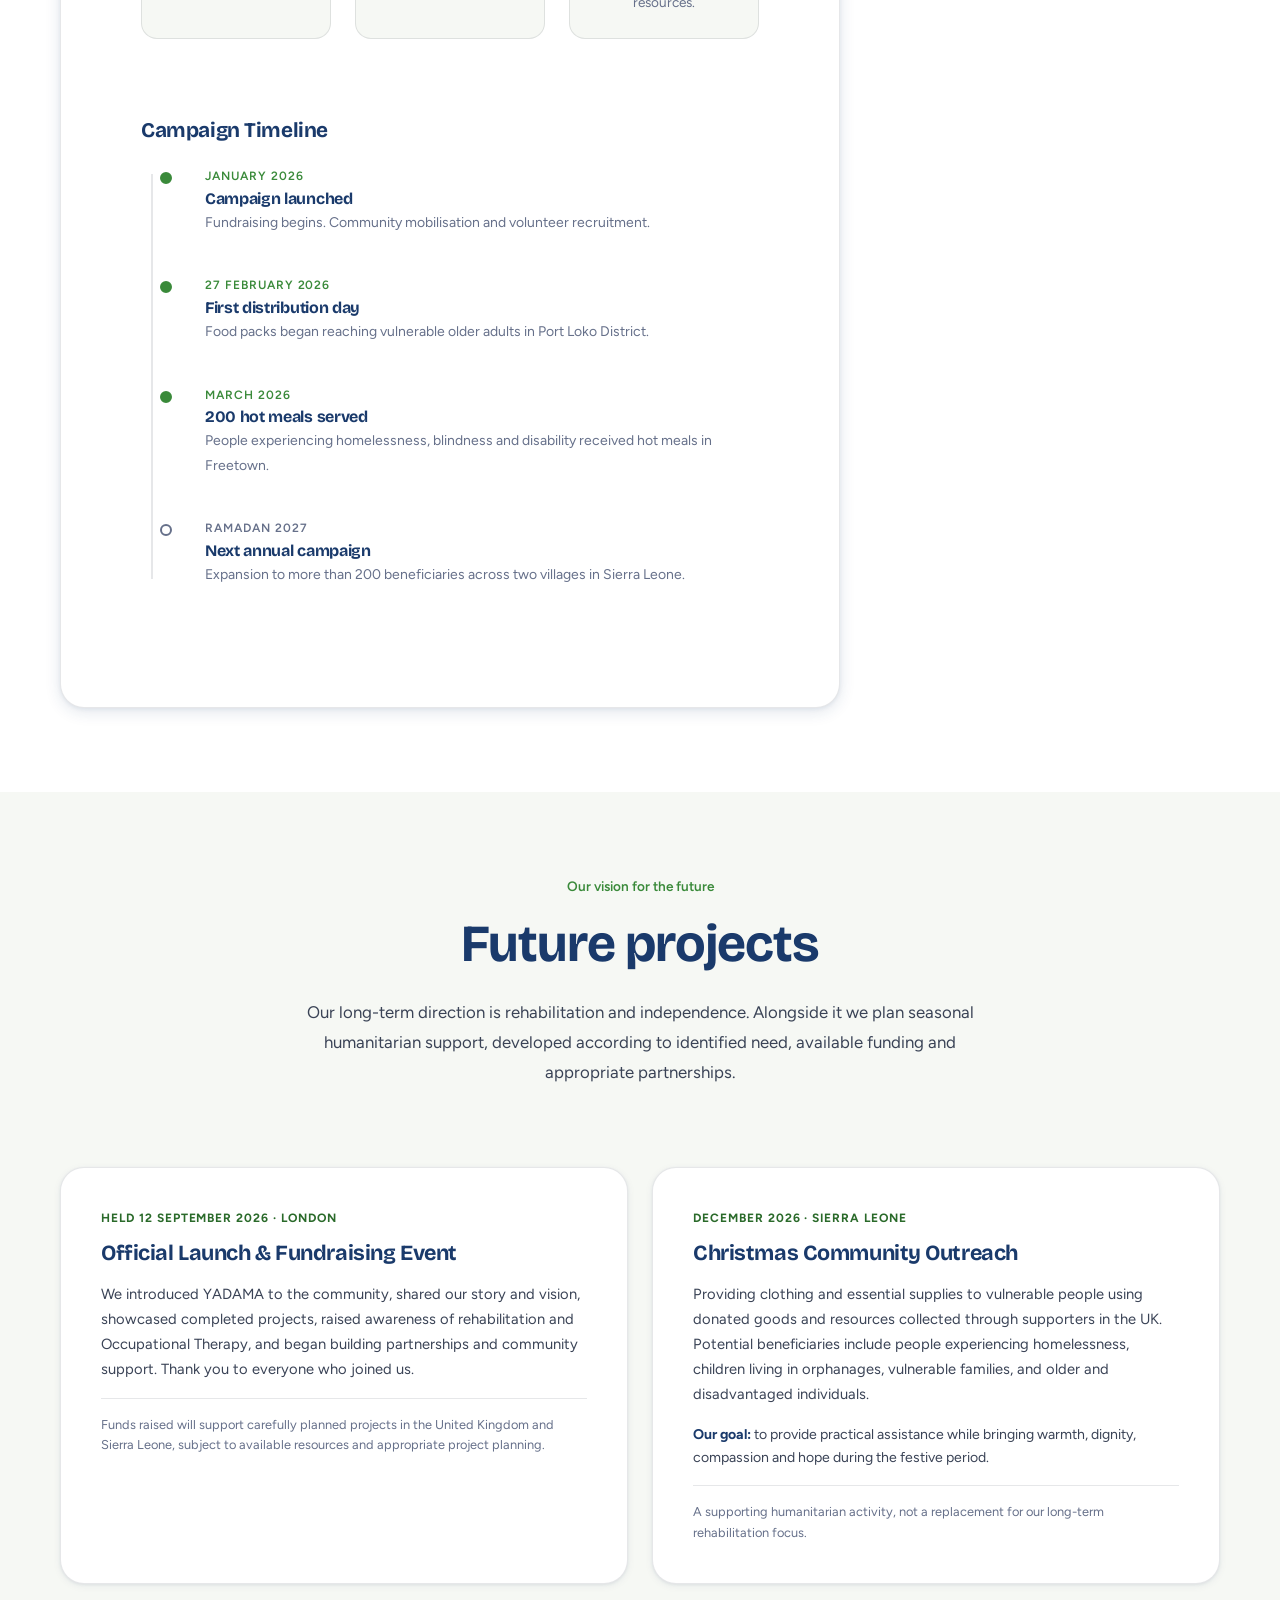
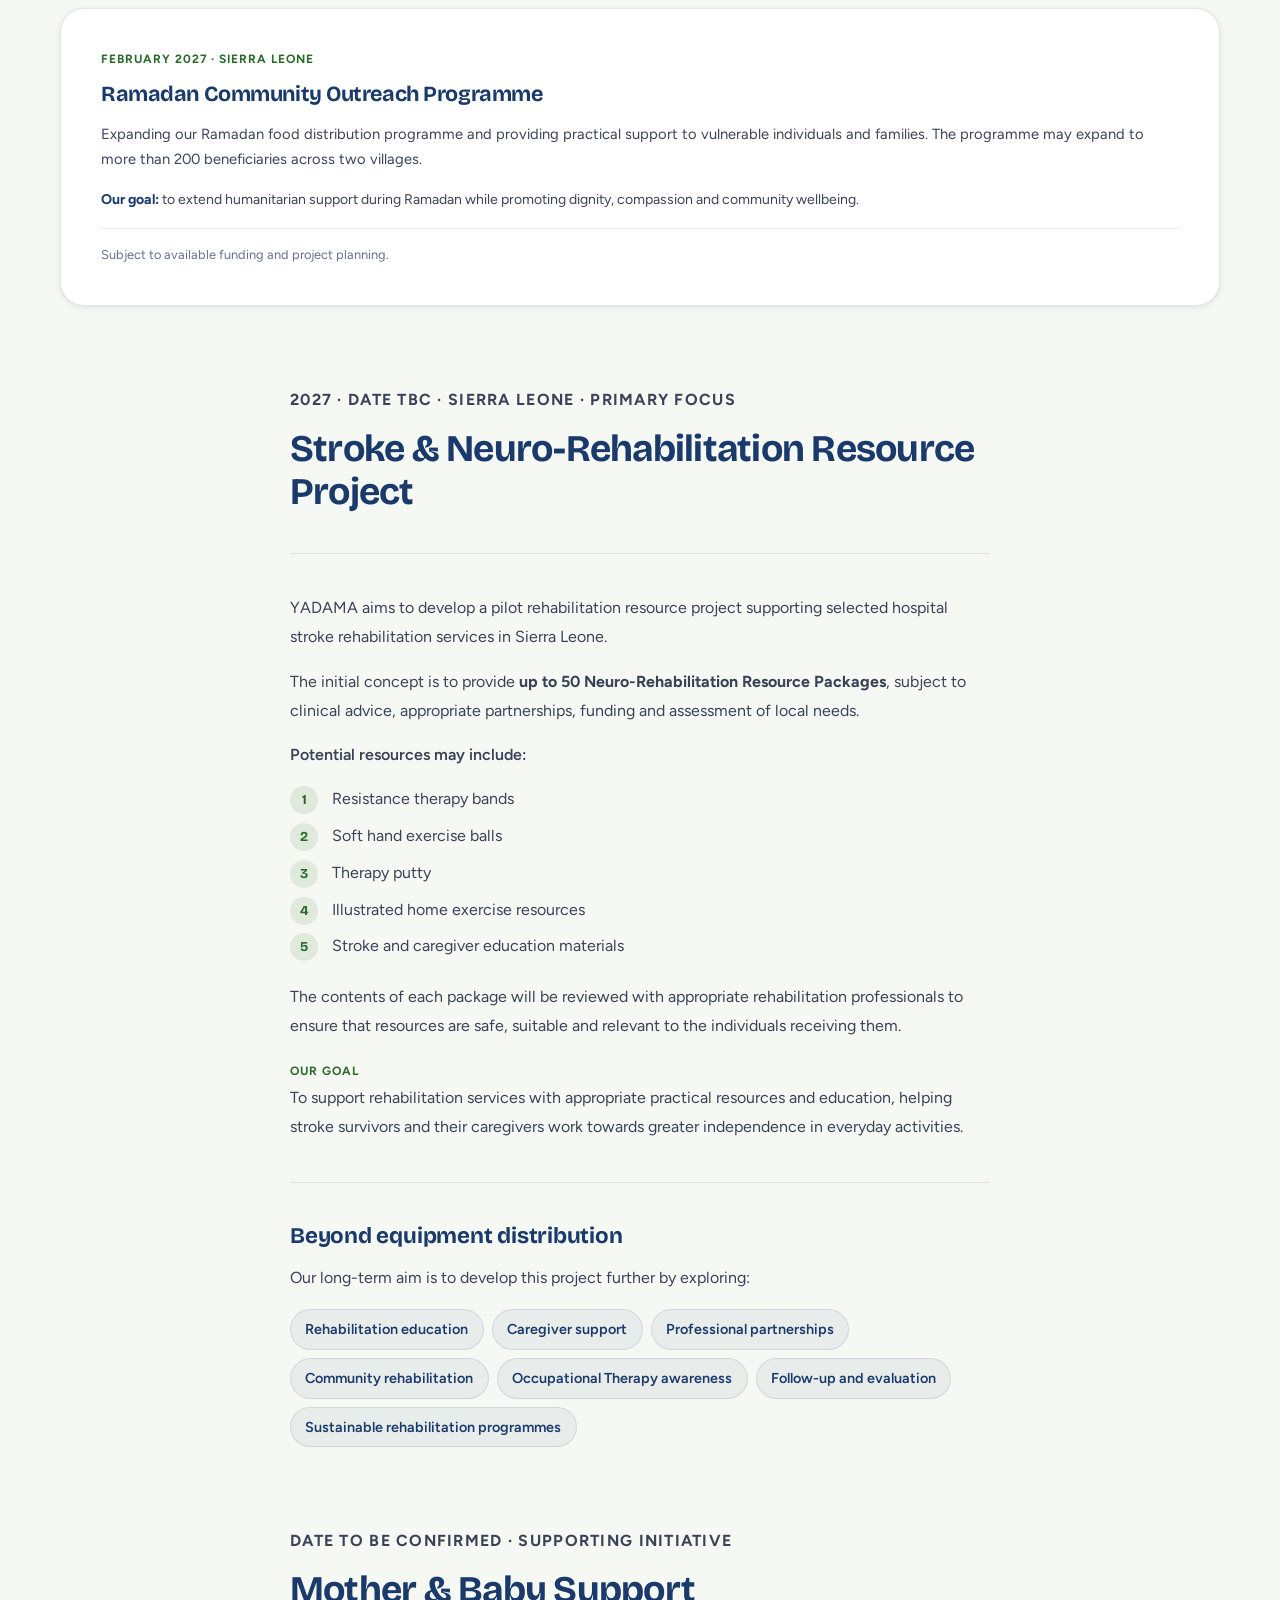
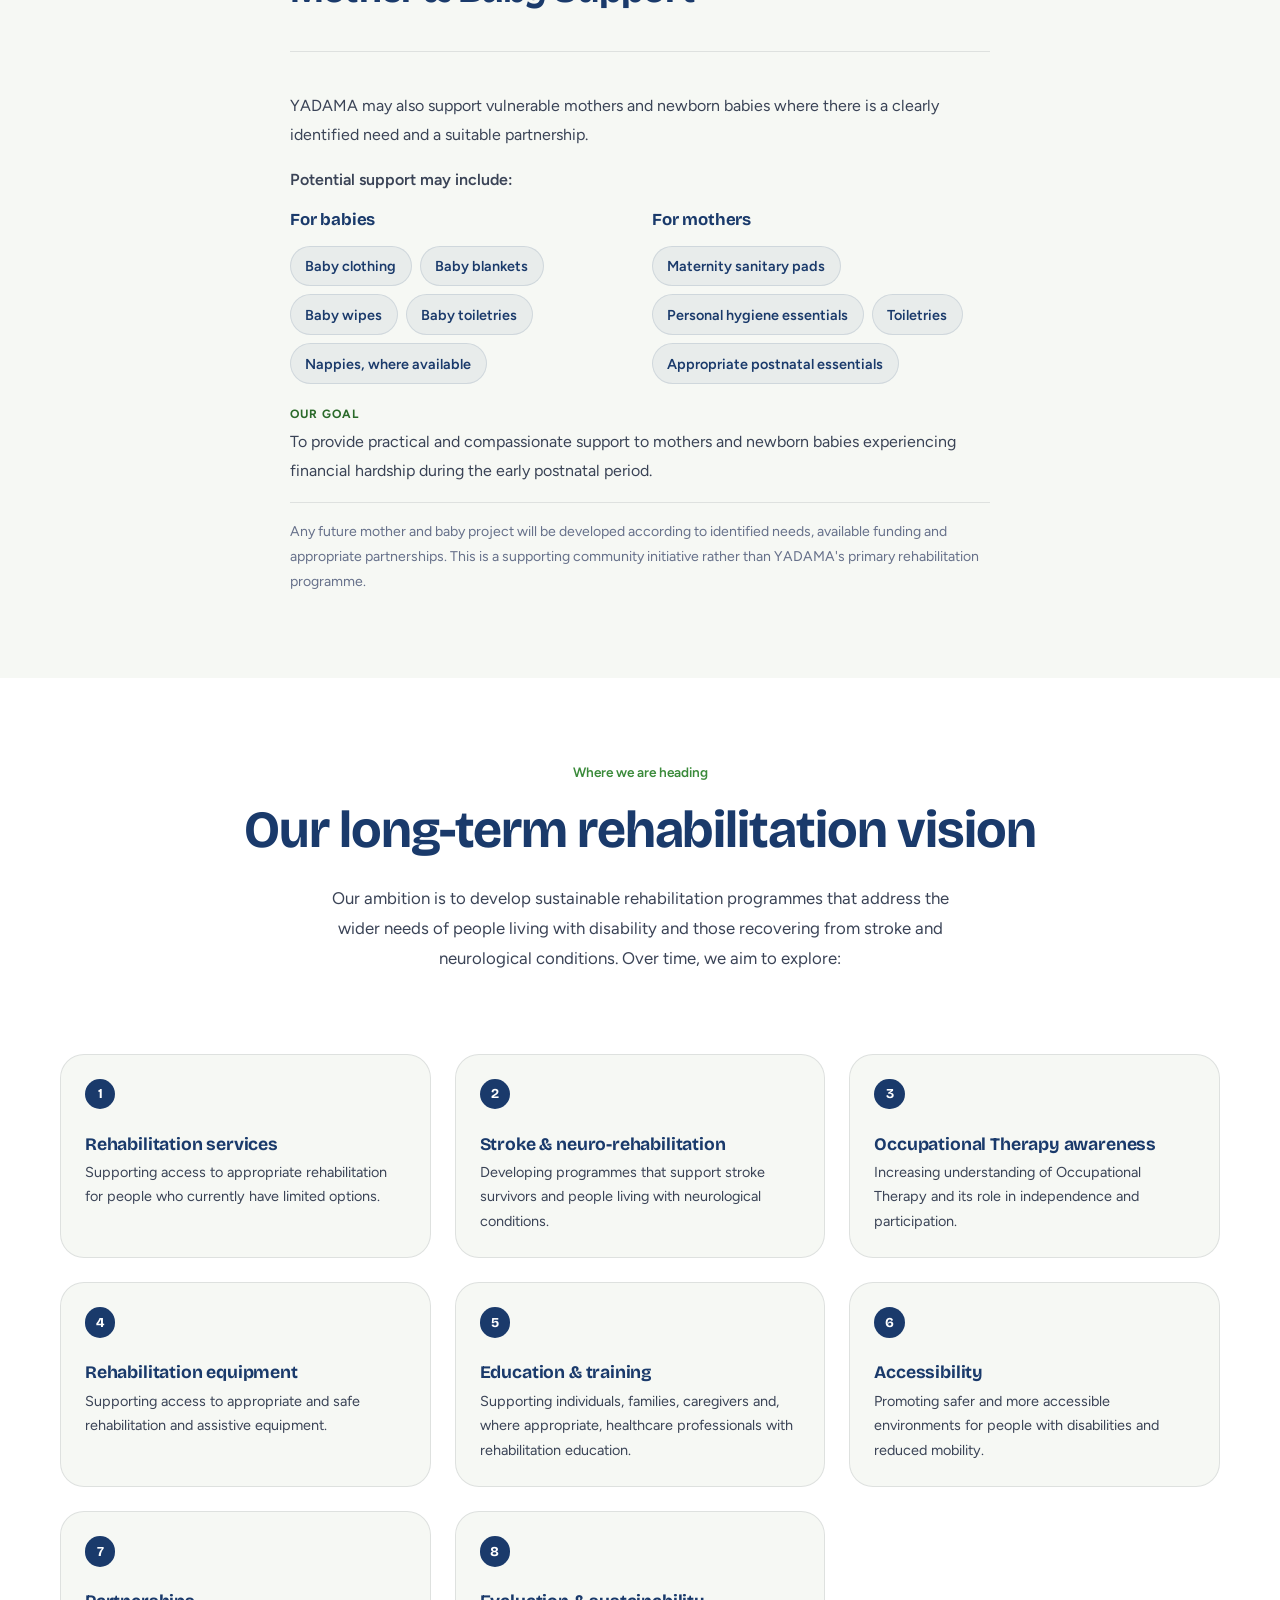
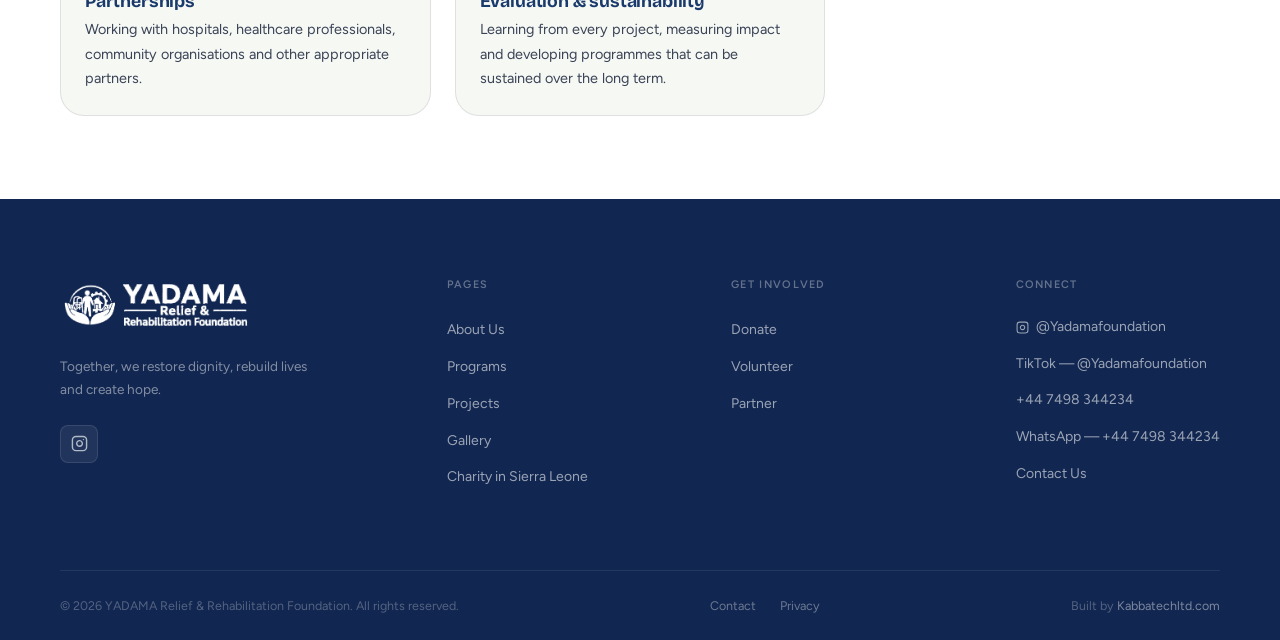
<file: campaigns.html>
﻿<!DOCTYPE html>
<html lang="en">
<head>
  <meta charset="UTF-8" />
  <meta name="viewport" content="width=1200" />
  <title>Charity Projects in Sierra Leone &amp; the UK | YADAMA</title>
  <meta name="description" content="YADAMA projects: the April 2026 Mosque Fall Prevention and Accessibility Project in London and the Ramadan Food Distribution campaign." />
  <meta name="robots" content="index, follow, max-image-preview:large" />
  <link rel="canonical" href="https://www.yadamafoundation.org/campaigns" />
  <script>document.documentElement.classList.add('js');</script>
  <link rel="preconnect" href="https://fonts.googleapis.com" />
  <link rel="preconnect" href="https://fonts.gstatic.com" crossorigin />
  <link href="https://fonts.googleapis.com/css2?family=Bricolage+Grotesque:wght@500;600;700;800&family=Figtree:wght@400;500;600;700&display=swap" rel="stylesheet" />
  <link rel="stylesheet" href="css/styles.css" />
  <style>
    /* Campaign card */
    .campaign-card {
      background: var(--white); border-radius: var(--radius-lg);
      box-shadow: var(--shadow-md);
      border: 1px solid var(--border);
    }
    /* Keep the header in normal document flow so it never obscures campaign
       progress or body copy as visitors scroll through the card. */
    .campaign-card__header {
      background: var(--green-dark);
      padding: var(--space-xl) var(--space-lg);
      border-radius: var(--radius-lg) var(--radius-lg) 0 0;
    }
    .campaign-card__body { border-radius: 0 0 var(--radius-lg) var(--radius-lg); overflow: hidden; }
    .campaign-card__badge {
      display: inline-flex; align-items: center; gap: 0.4em;
      background: var(--white); color: var(--green-dark);
      padding: 0.35em 1em; border-radius: var(--radius-full);
      font-size: 0.75rem; font-weight: 700;
      margin-bottom: var(--space-md);
    }
    .campaign-card__title {
      font-family: var(--font-display);
      font-size: clamp(2rem, 4vw, 3rem);
      color: var(--white); line-height: 1.15;
      margin-bottom: var(--space-sm);
    }
    .campaign-card__meta {
      display: flex; flex-wrap: wrap; gap: var(--space-sm);
      color: rgba(255,255,255,0.75); font-size: 0.9rem;
    }
    .campaign-card__meta span { display: flex; align-items: center; gap: 0.35em; }

    .campaign-card__body { padding: var(--space-xl); }
    .current-project {
      background: linear-gradient(145deg, var(--blue) 0%, var(--blue-dark) 100%);
      color: var(--white); border-radius: var(--radius-lg);
      padding: var(--space-xl); box-shadow: var(--shadow-md);
    }
    .current-project__grid { display:grid;grid-template-columns:1.15fr 0.85fr;gap:var(--space-xl);align-items:center; }
    .current-project__label { color:#b9ddb3;font-size:0.78rem;font-weight:700;letter-spacing:0.1em;text-transform:uppercase;margin-bottom:var(--space-sm); }
    .current-project__title { color:var(--white);font-size:clamp(2rem,5vw,3.6rem);line-height:1.06;margin-bottom:var(--space-md); }
    .current-project__body { color:rgba(255,255,255,0.78);max-width:58ch; }
    .impact-list { display:grid;gap:var(--space-sm); }
    .impact-list li { list-style:none;background:rgba(255,255,255,0.08);border:1px solid rgba(255,255,255,0.12);border-radius:var(--radius-md);padding:var(--space-md);font-weight:600; }
    .proposal-details { margin-top:var(--space-lg);display:grid;gap:var(--space-lg); }
    .proposal-grid { display:grid;grid-template-columns:repeat(2,1fr);gap:var(--space-md); }
    .proposal-panel { background:var(--cream);border:1px solid var(--border);border-radius:var(--radius-lg);padding:var(--space-lg); }
    .proposal-panel__title { font-family:var(--font-display);font-size:1.35rem;color:var(--blue);margin-bottom:var(--space-md); }
    .proposal-list { display:grid;gap:0.7rem;padding-left:1.15rem;color:var(--text-mid); }
    .proposal-list li::marker { color:var(--green); }
    .purchase-grid { display:grid;grid-template-columns:repeat(auto-fit,minmax(min(240px,100%),1fr));gap:var(--space-md); }
    .purchase-card { display:flex;flex-direction:column;background:var(--white);border:1px solid var(--border);border-radius:var(--radius-md);padding:var(--space-md);box-shadow:var(--shadow-sm); }
    .purchase-card__type { color:var(--green-dark);font-size:0.72rem;font-weight:700;text-transform:uppercase;letter-spacing:0.08em;margin-bottom:0.35rem; }
    .purchase-card__title { font-family:var(--font-display);font-size:1.05rem;color:var(--blue);margin-bottom:0.4rem; }
    .purchase-card__price { font-family:var(--font-display);font-size:1.65rem;font-weight:700;color:var(--text);margin-bottom:var(--space-md); }
    .purchase-card .btn { margin-top:auto; }
    .proposal-note { color:var(--muted);font-size:0.82rem;line-height:1.6;margin-top:var(--space-sm); }
    @media (max-width:760px) { .current-project__grid { grid-template-columns:1fr; } }
    @media (max-width:760px) { .proposal-grid,.purchase-grid { grid-template-columns:1fr; } }

    /* Progress */
    .campaign-progress { margin-bottom: var(--space-xl); }
    .campaign-progress__title {
      font-family: var(--font-display); font-size: 1.3rem;
      color: var(--blue); margin-bottom: var(--space-md);
    }
    .progress-stats {
      display: grid; grid-template-columns: repeat(3, 1fr);
      gap: var(--space-md); margin-bottom: var(--space-md);
    }
    @media (max-width: 480px) { .progress-stats { grid-template-columns: 1fr; } }
    .progress-stat { text-align: center; }
    .progress-stat__num {
      font-family: var(--font-display); font-size: 2.5rem; font-weight: 700;
      color: var(--blue); line-height: 1;
    }
    .progress-stat__num--green { color: var(--green); }
    .progress-stat__label { font-size: 0.78rem; color: var(--muted); margin-top: 0.3rem; }

    /* Beneficiaries */
    .beneficiaries {
      display: grid; grid-template-columns: repeat(3, 1fr);
      gap: var(--space-md); margin-top: var(--space-xl);
    }
    @media (max-width: 640px) { .beneficiaries { grid-template-columns: 1fr; } }
    .beneficiary {
      background: var(--cream); border-radius: var(--radius-md);
      padding: var(--space-md); text-align: center;
      border: 1px solid var(--border);
    }
    .beneficiary__icon { font-size: 2.5rem; margin-bottom: var(--space-xs); }
    .beneficiary__title { font-family: var(--font-display); font-size: 1.1rem; color: var(--blue); margin-bottom: 0.3rem; }
    .beneficiary__desc { font-size: 0.85rem; color: var(--muted); line-height: 1.6; }

    /* Timeline */
    .timeline { position: relative; padding-left: var(--space-lg); }
    .timeline::before {
      content: ''; position: absolute;
      left: 10px; top: 8px; bottom: 8px;
      width: 2px; background: var(--border);
    }
    .timeline-item { position: relative; margin-bottom: var(--space-lg); padding-left: var(--space-md); }
    .timeline-item::before {
      content: ''; position: absolute; left: -21px; top: 6px;
      width: 12px; height: 12px; border-radius: 50%;
      background: var(--white); border: 2.5px solid var(--green);
    }
    .timeline-item--done::before { background: var(--green); }
    .timeline-item__date { font-size: 0.75rem; font-weight: 600; color: var(--green); letter-spacing: 0.08em; text-transform: uppercase; margin-bottom: 0.2rem; }
    .timeline-item--upcoming .timeline-item__date { color: var(--muted); }
    .timeline-item--upcoming::before { border-color: var(--muted); }
    .timeline-item__title { font-family: var(--font-display); font-size: 1rem; color: var(--blue); margin-bottom: 0.2rem; }
    .timeline-item__desc { font-size: 0.875rem; color: var(--muted); }

    /* Donate sidebar */
    .campaign-layout {
      display: grid; grid-template-columns: 1fr 340px;
      gap: var(--space-lg); align-items: start;
    }
    @media (max-width: 960px) { .campaign-layout { grid-template-columns: 1fr; } }
    .campaign-sidebar {
      position: sticky; top: 90px;
    }
    .donate-box {
      background: var(--white); border-radius: var(--radius-lg);
      padding: var(--space-lg); border: 1px solid var(--border);
      box-shadow: var(--shadow-md);
    }
    .donate-box__title { font-family: var(--font-display); font-size: 1.3rem; color: var(--blue); margin-bottom: var(--space-md); }
    .donate-amounts { display: grid; grid-template-columns: repeat(3, 1fr); gap: 0.5rem; margin-bottom: var(--space-md); }
    .donate-amount {
      padding: 0.6rem; text-align: center; border-radius: var(--radius-md);
      border: 2px solid var(--border); cursor: pointer; font-weight: 600;
      font-size: 0.9rem; color: var(--text-mid); background: var(--white);
      transition: border-color 0.2s, background 0.2s, color 0.2s;
      min-height: 44px; display: flex; align-items: center; justify-content: center;
    }
    .donate-amount:hover, .donate-amount.active {
      border-color: var(--green); background: rgba(58,138,58,0.06); color: var(--green);
    }
    .donate-box__or { text-align: center; font-size: 0.8rem; color: var(--muted); margin-block: var(--space-xs); }
    /* Share box sits on a light background — repaint the footer-style icon buttons */
    .campaign-sidebar .social-link {
      background: rgba(26,58,107,0.06);
      border-color: var(--border);
      color: var(--blue);
    }
    /* BEFORE / AFTER EVIDENCE */
    .ba { margin-top: var(--space-xl); }
    .ba__grid {
      display: grid; grid-template-columns: repeat(2, 1fr);
      gap: var(--space-md); margin-top: var(--space-lg);
    }
    .ba__comparison + .ba__comparison { margin-top: var(--space-xl); }
    .ba__comparison-title {
      display: flex; align-items: center; gap: var(--space-sm);
      font-family: var(--font-display); font-size: 1.12rem;
      color: var(--blue); margin-top: var(--space-lg);
    }
    .ba__comparison-title::before {
      content: ''; width: 2rem; height: 3px; flex: 0 0 auto;
      border-radius: var(--radius-full); background: var(--green);
    }
    .ba__item { margin: 0; }
    .ba__frame {
      position: relative; aspect-ratio: 3/4;
      border-radius: var(--radius-lg); overflow: hidden;
      box-shadow: var(--shadow-md);
    }
    .ba__frame img { width: 100%; height: 100%; object-fit: cover; }
    .ba__tag {
      position: absolute; top: var(--space-sm); left: var(--space-sm); z-index: 1;
      font-size: 0.72rem; font-weight: 700; letter-spacing: 0.08em;
      text-transform: uppercase; padding: 0.35em 0.85em;
      border-radius: var(--radius-full);
      box-shadow: var(--shadow-sm);
    }
    .ba__tag--before { background: rgba(16,24,40,0.82); color: #fff; }
    .ba__tag--after  { background: var(--green-dark); color: #fff; }
    .ba__cap { font-size: 0.88rem; color: var(--text-mid); margin-top: var(--space-sm); }
    .equip-photo {
      margin-top: var(--space-lg);
      border-radius: var(--radius-lg); overflow: hidden;
      box-shadow: var(--shadow-md); aspect-ratio: 16/10;
    }
    .equip-photo img { width: 100%; height: 100%; object-fit: cover; object-position: center 42%; }
    .chair-appeal {
      display: grid; grid-template-columns: minmax(18rem, 0.72fr) 1fr;
      margin-top: var(--space-xl); overflow: hidden;
      border-radius: var(--radius-lg);
      background: linear-gradient(145deg, var(--blue) 0%, var(--blue-dark) 100%);
      box-shadow: var(--shadow-md);
    }
    .chair-appeal__media {
      position: relative; min-height: 34rem; overflow: hidden;
      margin: 0; background: var(--blue-dark);
    }
    .chair-appeal__media::before {
      content: ''; position: absolute; inset: -1.5rem;
      background: url('images/mosque-support-chair.jpg') center/cover no-repeat;
      filter: blur(16px); opacity: 0.42; transform: scale(1.08);
    }
    .chair-appeal__media img {
      position: relative; z-index: 1; display: block;
      width: 100%; height: 100%; object-fit: contain;
    }
    .chair-appeal__body {
      display: flex; flex-direction: column; justify-content: center;
      padding: clamp(1.5rem, 4vw, 3rem);
    }
    .chair-appeal__eyebrow {
      align-self: flex-start; margin-bottom: var(--space-sm);
      padding: 0.38em 0.85em; border-radius: var(--radius-full);
      background: rgba(185,221,179,0.12); border: 1px solid rgba(185,221,179,0.28);
      color: #d8efd3; font-size: 0.74rem; font-weight: 700;
      letter-spacing: 0.08em; text-transform: uppercase;
    }
    .chair-appeal__title {
      color: var(--white); font-size: clamp(1.7rem, 3.2vw, 2.55rem);
      line-height: 1.08; margin-bottom: var(--space-md);
    }
    .chair-appeal__text { color: rgba(255,255,255,0.78); max-width: 52ch; }
    .chair-appeal__status {
      display: flex; align-items: center; gap: var(--space-sm);
      margin-block: var(--space-lg); color: var(--white);
    }
    .chair-appeal__status strong {
      display: grid; place-items: center; flex: 0 0 auto;
      width: 3.25rem; height: 3.25rem; border-radius: var(--radius-full);
      background: var(--green); font-family: var(--font-display); font-size: 1.65rem;
    }
    .chair-appeal__status span { max-width: 25ch; font-weight: 600; line-height: 1.35; }
    .chair-appeal .btn { align-self: flex-start; }
    @media (max-width: 760px) {
      .chair-appeal { grid-template-columns: 1fr; }
      .chair-appeal__media { min-height: 0; aspect-ratio: 3/4; }
    }

    /* Group header that separates delivered work from what is still ahead */
    .group-head { margin-bottom: var(--space-xl); }
    .group-head .section-body { max-width: 64ch; }

    /* Future programme roadmap */
    .future-grid { display:grid;grid-template-columns:repeat(2,1fr);gap:var(--space-md);margin-top:var(--space-xl); }
    .future-card { background:var(--white);border:1px solid var(--border);border-radius:var(--radius-lg);padding:var(--space-lg);box-shadow:var(--shadow-sm); }
    .future-card--wide { grid-column:1 / -1; }
    .future-card__date { color:var(--green-dark);font-size:0.75rem;font-weight:700;letter-spacing:0.08em;text-transform:uppercase;margin-bottom:var(--space-xs); }
    .future-card__title { font-family:var(--font-display);font-size:1.35rem;color:var(--blue);margin-bottom:var(--space-sm); }
    .future-card__body { color:var(--text-mid);font-size:0.92rem;line-height:1.7; }
    .future-card__list { margin:var(--space-sm) 0 0 1.1rem;color:var(--text-mid);font-size:0.88rem;line-height:1.65; }
    .future-card__list li::marker { color:var(--green); }

    /* 2027 projects — long-form editorial layout, no cards */
    .future-prose { max-width: 70ch; margin: var(--space-xl) auto 0; }
    .future-prose__meta {
      color: var(--green-dark); font-size: 0.75rem; font-weight: 700;
      letter-spacing: 0.08em; text-transform: uppercase; margin-bottom: var(--space-xs);
    }
    .future-prose__heading {
      font-family: var(--font-display); font-size: clamp(1.6rem, 3.4vw, 2.35rem);
      line-height: 1.15; letter-spacing: -0.02em; color: var(--blue);
    }
    .future-prose__project {
      margin-top: var(--space-lg); padding-top: var(--space-lg);
      border-top: 1px solid var(--border);
    }
    .future-prose__project-title {
      font-family: var(--font-display); font-size: 1.4rem;
      letter-spacing: -0.01em; color: var(--blue); margin-bottom: var(--space-sm);
    }
    .future-prose p { color: var(--text-mid); font-size: 1rem; line-height: 1.8; }
    .future-prose p + p { margin-top: var(--space-sm); }
    .future-prose__lead-in { margin-top: var(--space-md); font-weight: 600; color: var(--text); }
    .future-prose__steps {
      list-style: none; counter-reset: pkg;
      margin: var(--space-sm) 0 0; padding: 0;
      display: grid; gap: 0.7rem;
    }
    .future-prose__steps li {
      counter-increment: pkg; position: relative; padding-left: 2.6rem;
      color: var(--text-mid); font-size: 1rem; line-height: 1.6;
    }
    .future-prose__steps li::before {
      content: counter(pkg);
      position: absolute; left: 0; top: 0;
      display: grid; place-items: center;
      width: 1.75rem; height: 1.75rem; border-radius: var(--radius-full);
      background: rgba(58, 138, 58, 0.12); color: var(--green-dark);
      font-family: var(--font-display); font-size: 0.85rem; font-weight: 700;
    }
    /* Spacing rules key off p + p, so anything following a list needs its own. */
    .future-prose__steps + p,
    .future-prose__tags + p { margin-top: var(--space-md); }
    .future-prose__goal {
      margin-top: var(--space-md); color: var(--green-dark); font-size: 0.75rem;
      font-weight: 700; letter-spacing: 0.08em; text-transform: uppercase;
      font-family: var(--font-body);
    }
    .future-prose__goal + p { margin-top: 0.4rem; }
    /* Conditional wording is set apart so a plan never reads as a promise. */
    .future-prose__note {
      margin-top: var(--space-md); padding-top: var(--space-sm);
      border-top: 1px solid var(--border);
      font-size: 0.88rem !important; color: var(--muted) !important;
    }
    .future-prose__tags {
      list-style: none; margin: var(--space-sm) 0 0; padding: 0;
      display: flex; flex-wrap: wrap; gap: 0.5rem;
    }
    .future-prose__tags li {
      padding: 0.45rem 0.9rem; border-radius: var(--radius-full);
      background: rgba(26,58,107,0.06); border: 1px solid rgba(26,58,107,0.12);
      font-size: 0.9rem; font-weight: 600; color: var(--blue);
    }
    .mb-split { display: grid; grid-template-columns: repeat(2, 1fr); gap: var(--space-md); margin-top: var(--space-sm); }
    @media (max-width: 640px) { .mb-split { grid-template-columns: 1fr; } }
    .mb-split .future-prose__project-title { font-size: 1.05rem; margin-bottom: 0; }

    /* Future card footnotes */
    .future-card__goal { margin-top: var(--space-sm); font-size: 0.88rem; color: var(--text-mid); line-height: 1.65; }
    .future-card__goal strong { color: var(--blue); }
    .future-card__note {
      margin-top: var(--space-sm); padding-top: var(--space-sm);
      border-top: 1px solid var(--border);
      font-size: 0.8rem; color: var(--muted); line-height: 1.6;
    }

    /* Long-term rehabilitation vision */
    .vision-grid {
      list-style: none; counter-reset: vis; padding: 0; margin: 0;
      display: grid; grid-template-columns: repeat(auto-fit, minmax(min(280px, 100%), 1fr));
      gap: var(--space-md);
    }
    .vision-item {
      counter-increment: vis; position: relative;
      padding: var(--space-lg) var(--space-md) var(--space-md);
      background: var(--cream); border: 1px solid var(--border);
      border-radius: var(--radius-lg);
    }
    .vision-item::before {
      content: counter(vis);
      position: absolute; top: var(--space-md); left: var(--space-md);
      display: grid; place-items: center;
      width: 1.9rem; height: 1.9rem; border-radius: var(--radius-full);
      background: var(--blue); color: var(--white);
      font-family: var(--font-display); font-size: 0.85rem; font-weight: 700;
    }
    .vision-item h3 {
      font-family: var(--font-display); font-size: 1.1rem; color: var(--blue);
      margin: var(--space-lg) 0 0.35rem; letter-spacing: -0.01em;
    }
    .vision-item p { font-size: 0.9rem; color: var(--text-mid); line-height: 1.7; }

    @media (max-width: 600px) {
      .campaign-card__header { padding: var(--space-lg) var(--space-md); }
      .campaign-card__body   { padding: var(--space-md); }
      .donate-amounts        { grid-template-columns: repeat(2, 1fr); }
      .progress-stats        { grid-template-columns: repeat(3, 1fr); }
      .ba__grid              { grid-template-columns: 1fr; }
      .future-grid           { grid-template-columns: 1fr; }
      .future-card--wide     { grid-column:auto; }

      .current-project { padding: 1.25rem; }
      .current-project__grid { gap: 1.6rem; }
      .current-project__title { font-size: 2.05rem; }
      .current-project__body { font-size: 0.95rem; line-height: 1.7; }
      .current-project .btn { width: 100%; }
      .impact-list { gap: 0.65rem; }
      .impact-list li { padding: 0.85rem; font-size: 0.9rem; }

      .ba { margin-top: 2.25rem; }
      .ba__comparison + .ba__comparison { margin-top: 2.5rem; }
      .ba__comparison-title { margin-top: 1.4rem; font-size: 1.05rem; }
      .ba__grid {
        grid-template-columns: repeat(2, minmax(0, 1fr));
        gap: 0.75rem;
        margin-top: 1rem;
      }
      .ba__frame { border-radius: 16px; box-shadow: var(--shadow-sm); }
      .ba__tag { top: 0.55rem; left: 0.55rem; font-size: 0.62rem; }
      .ba__cap { font-size: 0.78rem; line-height: 1.5; }

      .proposal-details { gap: 1rem; }
      .proposal-panel { padding: 1.15rem; }
      .purchase-card { padding: 1rem; }
      .chair-appeal__media { aspect-ratio: 4 / 5; }
      .chair-appeal__body { padding: 1.25rem; }
      .chair-appeal .btn { width: 100%; }
      .future-grid { gap: 0.85rem; margin-top: 1.5rem; }
      .future-card { padding: 1.15rem; }
      .future-prose { margin-top: 2.25rem; }
      .future-prose__project { margin-top: 1.6rem; padding-top: 1.6rem; }
      .future-prose p, .future-prose__steps li { font-size: 0.95rem; }
      .future-prose__steps li { padding-left: 2.3rem; }
      .future-prose__steps li::before { width: 1.6rem; height: 1.6rem; font-size: 0.78rem; }
      .donate-box { padding: 1.2rem; }
    }
  </style>
  <link rel="icon" href="Brand_assets/yadama/favicon.ico?v=2" sizes="any" />
  <link rel="icon" type="image/png" sizes="32x32" href="Brand_assets/yadama/favicon-32x32.png?v=2" />
  <link rel="apple-touch-icon" href="Brand_assets/yadama/apple-touch-icon.png" />
  <meta name="theme-color" content="#053068" />
</head>
<body>

<div class="sticky-shell">
<div class="announce">
  Thank you to everyone who joined our official launch on 12 September 2026. Donations remain open.
  <a href="get-involved.html#donate">Donate</a>
</div>

<header class="site-header" role="banner">
  <nav class="nav container" aria-label="Main navigation">
    <a href="index.html" class="nav__logo"><img src="Brand_assets/yadama/navbar.svg" alt="YADAMA" width="42" height="42" /></a>
    <ul class="nav__links" id="nav-menu" role="list">
      <li><a href="index.html">Home</a></li><li><a href="about.html">About</a></li><li><a href="programs.html">Programs</a></li><li><a href="campaigns.html">Projects</a></li><li><a href="gallery.html">Gallery</a></li><li><a href="get-involved.html">Get Involved</a></li><li><a href="contact.html">Contact</a></li><li><a href="get-involved.html#donate" class="btn btn--green">Donate Now</a></li>
    </ul>
    <button class="nav__toggle" aria-label="Open menu" aria-expanded="false" aria-controls="nav-menu"><span></span><span></span><span></span></button>
  </nav>
</header>
</div>

<section class="page-hero" aria-label="Projects">
  <div class="container">
    <nav class="breadcrumb" aria-label="Breadcrumb"><a href="index.html">Home</a><span>›</span><span>Projects</span></nav>
    <p class="page-hero__eyebrow reveal">Projects</p>
    <h1 class="page-hero__title reveal">Projects that protect dignity and independence</h1>
    <p class="page-hero__sub reveal">From immediate humanitarian relief to safer, more accessible community spaces.</p>
  </div>
</section>

<section class="section section--white" id="delivered" aria-labelledby="delivered-heading">
  <div class="container">
    <div class="group-head">
      <p class="section-label section-label--center reveal">Our track record</p>
      <h2 class="section-title section-title--center reveal" id="delivered-heading">Delivered and underway</h2>
      <p class="section-body section-body--center reveal">Work we have already carried out, and projects running right now — with the before-and-after evidence behind them.</p>
    </div>

    <article class="current-project reveal" id="mosque-accessibility">
      <div class="current-project__grid">
        <div>
          <p class="current-project__label">Project 3 &middot; Ongoing &middot; London</p>
          <h3 class="current-project__title" id="mosque-heading">Mosque Fall Prevention &amp; Accessibility Project</h3>
          <p class="current-project__body">YADAMA is working with a London mosque to improve accessibility for older worshippers with reduced mobility and longstanding chronic pain. Following an Occupational Therapy assessment, support equipment has been supplied and fitted while the project continues to raise awareness of falls prevention and promote safe mobility within mosque facilities.</p>
          <a href="get-involved.html#partner" class="btn btn--green btn--lg" style="margin-top:var(--space-lg)">Partner with this project</a>
        </div>
        <div>
          <p class="current-project__label">Impact goals</p>
          <ul class="impact-list">
            <li>Increase independence for older worshippers</li>
            <li>Prevent falls and avoidable injuries</li>
            <li>Promote a safe, accessible worship environment</li>
          </ul>
        </div>
      </div>
    </article>

    <section class="ba reveal" aria-labelledby="ba-heading">
      <p class="section-label">Before and after</p>
      <h3 class="proposal-panel__title" id="ba-heading">What changed in the mosque facilities</h3>

      <section class="ba__comparison" aria-labelledby="toilet-comparison-heading">
        <h4 class="ba__comparison-title" id="toilet-comparison-heading">Accessible toilet</h4>
        <div class="ba__grid">
          <figure class="ba__item">
            <div class="ba__frame">
              <span class="ba__tag ba__tag--before">Before</span>
              <img src="images/mosque-toilet-before.jpg" alt="The mosque toilet cubicle before the project, with no support frame or rail beside the toilet" width="900" height="1200" loading="lazy" />
            </div>
            <figcaption class="ba__cap">No rail or frame &mdash; worshippers with limited mobility had nothing stable to hold when sitting down or standing up.</figcaption>
          </figure>
          <figure class="ba__item">
            <div class="ba__frame">
              <span class="ba__tag ba__tag--after">After</span>
              <img src="images/mosque-toilet-after.jpg" alt="The same cubicle after the project, with a height-adjustable toilet support frame fitted around the toilet" width="900" height="1200" loading="lazy" />
            </div>
            <figcaption class="ba__cap">A height-adjustable support frame now gives a firm handhold on both sides for safer sit-to-stand transfers.</figcaption>
          </figure>
        </div>
      </section>

      <section class="ba__comparison" aria-labelledby="wudu-comparison-heading">
        <h4 class="ba__comparison-title" id="wudu-comparison-heading">Wudu area</h4>
        <div class="ba__grid">
          <figure class="ba__item">
            <div class="ba__frame">
              <span class="ba__tag ba__tag--before">Before</span>
              <img src="images/mosque-wudu-before.jpg" alt="The mosque wudu area before the safety improvement, with an uncovered tiled floor" width="1536" height="2048" loading="lazy" />
            </div>
            <figcaption class="ba__cap">The uncovered tiled floor could become slippery when wet, increasing the risk of a fall during wudu.</figcaption>
          </figure>
          <figure class="ba__item">
            <div class="ba__frame">
              <span class="ba__tag ba__tag--after">After</span>
              <img src="images/mosque-wudu-after.jpg" alt="The mosque wudu area after black anti-slip rubber matting was fitted around the washing stations" width="720" height="1680" loading="lazy" style="object-position:center 44%;" />
            </div>
            <figcaption class="ba__cap">Anti-slip rubber matting now provides a more secure surface around the washing stations.</figcaption>
          </figure>
        </div>
      </section>

      <section class="ba__comparison" aria-labelledby="hallway-comparison-heading">
        <h4 class="ba__comparison-title" id="hallway-comparison-heading">Hallway</h4>
        <div class="ba__grid">
          <figure class="ba__item">
            <div class="ba__frame">
              <span class="ba__tag ba__tag--before">Before</span>
              <img src="images/mosque-hallway-before.jpg" alt="The mosque hallway before the safety improvement, with shoes and mobility equipment obstructing the walking route" width="1536" height="2048" loading="lazy" />
            </div>
            <figcaption class="ba__cap">Shoes, mobility equipment and loose items narrowed the route and created several potential trip hazards.</figcaption>
          </figure>
          <figure class="ba__item">
            <div class="ba__frame">
              <span class="ba__tag ba__tag--after">After</span>
              <img src="images/mosque-hallway-after.jpg" alt="The mosque hallway after it was cleared and covered with a continuous dark floor runner" width="720" height="1680" loading="lazy" style="object-position:center 42%;" />
            </div>
            <figcaption class="ba__cap">The route is now clearer, with a continuous floor runner providing a more stable walking surface.</figcaption>
          </figure>
        </div>
      </section>
    </section>

    <div class="proposal-details">
      <div class="proposal-grid">
        <section class="proposal-panel reveal" aria-labelledby="target-group-heading">
          <h3 class="proposal-panel__title" id="target-group-heading">Who the project supports</h3>
          <ul class="proposal-list">
            <li>Older worshippers</li>
            <li>People with arthritis affecting the hands, fingers, wrists or knees, and those experiencing hip or shoulder pain</li>
            <li>People with mobility difficulties</li>
            <li>People recovering from a stroke</li>
            <li>Anyone at increased risk of falling</li>
          </ul>
        </section>
        <section class="proposal-panel reveal" aria-labelledby="risks-heading">
          <h3 class="proposal-panel__title" id="risks-heading">Risks identified</h3>
          <p class="section-body" style="margin-bottom:var(--space-sm)">An informal observation identified several environmental hazards:</p>
          <ul class="proposal-list">
            <li>Wet flooring in toilet and ablution areas</li>
            <li>No non-slip mats or grab rails</li>
            <li>No emergency call system in toilet facilities</li>
            <li>Unstable folding chairs without armrests, increasing risk during sit-to-stand transfers</li>
          </ul>
        </section>
        <section class="proposal-panel reveal" aria-labelledby="interventions-heading">
          <h3 class="proposal-panel__title" id="interventions-heading">Proposed interventions</h3>
          <ul class="proposal-list">
            <li>Complete an Occupational Therapy environmental assessment</li>
            <li>Provide non-slip mats in key areas</li>
            <li>Recommend grab rails and drop-down support rails</li>
            <li>Recommend high-back chairs with armrests for safer transfers</li>
            <li>Install an emergency call-bell system</li>
            <li>Provide fall-prevention education and practical advice</li>
          </ul>
        </section>
        <section class="proposal-panel reveal" aria-labelledby="outcomes-heading">
          <h3 class="proposal-panel__title" id="outcomes-heading">Expected outcomes</h3>
          <ul class="proposal-list">
            <li>Reduced risk of falls and avoidable hospital admissions</li>
            <li>Greater independence and confidence for older users</li>
            <li>Safer toileting and sit-to-stand transfers</li>
            <li>Improved accessibility throughout mosque facilities</li>
            <li>A safer worship environment that protects dignity and wellbeing</li>
          </ul>
        </section>
      </div>

      <section class="proposal-panel reveal" aria-labelledby="timeline-heading">
        <p class="section-label">Project timeline</p>
        <h3 class="proposal-panel__title" id="timeline-heading">Delivered within one to two months</h3>
        <p class="section-body">The assessment, recommendations and initial installation were completed within one to two months. The support equipment and emergency call-bell system are now in place, while accessibility monitoring and falls-prevention awareness continue.</p>
      </section>

      <section class="proposal-panel reveal" aria-labelledby="purchase-heading">
        <p class="section-label">Equipment list</p>
        <h3 class="proposal-panel__title" id="purchase-heading">Safety equipment supplied for this project</h3>
        <figure>
          <div class="equip-photo">
            <img src="images/mosque-equipment.jpg" alt="Equipment delivered to the mosque: a toilet support frame, a boxed high-back lounge chair and an emergency assistance alarm" width="900" height="1200" loading="lazy" />
          </div>
          <figcaption class="ba__cap">Delivery day &mdash; toilet support frame, high-back chair and the emergency assistance alarm.</figcaption>
        </figure>
        <article class="chair-appeal" aria-labelledby="chair-appeal-heading">
          <figure class="chair-appeal__media">
            <img src="images/mosque-support-chair.jpg" alt="The supportive high-back chair with armrests provided for an older worshipper at the mosque" width="685" height="1600" loading="lazy" />
          </figure>
          <div class="chair-appeal__body">
            <p class="chair-appeal__eyebrow">Supportive seating</p>
            <h4 class="chair-appeal__title" id="chair-appeal-heading">One chair provided. Help us provide more.</h4>
            <p class="chair-appeal__text">YADAMA has supplied one supportive high-back chair with armrests for an older worshipper. More suitable chairs are needed so additional elders can sit, stand and worship with greater safety, comfort and confidence.</p>
            <div class="chair-appeal__status" aria-label="One supportive chair provided">
              <strong>1</strong>
              <span>supportive chair provided for an older worshipper</span>
            </div>
            <a href="get-involved.html#donate" class="btn btn--green btn--lg">Help provide more chairs</a>
          </div>
        </article>
        <div class="purchase-grid" style="margin-top:var(--space-lg)">
          <article class="purchase-card">
            <p class="purchase-card__type">Emergency safety</p>
            <h4 class="purchase-card__title">Disabled Toilet Alarm Pull Cord Module</h4>
            <p class="purchase-card__price">&pound;41.46</p>
            <a class="btn btn--primary btn--full" href="https://www.tlc-direct.co.uk/Products/ESDTAKIT.html" target="_blank" rel="noopener noreferrer">View at TLC Direct</a>
          </article>
          <article class="purchase-card">
            <p class="purchase-card__type">Supportive seating</p>
            <h4 class="purchase-card__title">High-back support chair</h4>
            <p class="purchase-card__price"><small style="display:block;font:500 0.82rem var(--font-body);color:var(--muted)">Price varies by model &mdash; see the current range</small></p>
            <a class="btn btn--primary btn--full" href="https://www.essentialaids.com/chairs-and-seating-aids/high-back-chairs.html" target="_blank" rel="noopener noreferrer">View at Essential Aids</a>
          </article>
        </div>
        <p class="proposal-note">Prices are indicative figures supplied for this proposal and may change. Final equipment selection and installation should follow the Occupational Therapy environmental assessment and confirmation of suitability with the mosque.</p>
      </section>
    </div>
  </div>
</section>

<section class="section section--white" aria-labelledby="campaign-main-heading">
  <div class="container">
    <div class="campaign-layout">

      <div>
        <div class="campaign-card reveal">
          <div class="campaign-card__header">
            <div class="campaign-card__badge">First distribution completed — 27 February 2026</div>
            <h3 class="campaign-card__title" id="campaign-main-heading">Ramadan Food Distribution 2026</h3>
            <div class="campaign-card__meta">
              <span><svg width="13" height="13" viewBox="0 0 24 24" fill="none" stroke="currentColor" stroke-width="2" stroke-linecap="round" stroke-linejoin="round" aria-hidden="true" style="vertical-align:middle;margin-right:0.3em"><rect x="3" y="4" width="18" height="18" rx="2" ry="2"/><line x1="16" y1="2" x2="16" y2="6"/><line x1="8" y1="2" x2="8" y2="6"/><line x1="3" y1="10" x2="21" y2="10"/></svg>27 February 2026</span>
              <span><svg width="13" height="13" viewBox="0 0 24 24" fill="none" stroke="currentColor" stroke-width="2" stroke-linecap="round" stroke-linejoin="round" aria-hidden="true" style="vertical-align:middle;margin-right:0.3em"><path d="M21 10c0 7-9 13-9 13s-9-6-9-13a9 9 0 0 1 18 0z"/><circle cx="12" cy="10" r="3"/></svg>Sierra Leone</span>
              <span><svg width="13" height="13" viewBox="0 0 24 24" fill="none" stroke="currentColor" stroke-width="2" stroke-linecap="round" stroke-linejoin="round" aria-hidden="true" style="vertical-align:middle;margin-right:0.3em"><path d="M21 16V8a2 2 0 0 0-1-1.73l-7-4a2 2 0 0 0-2 0l-7 4A2 2 0 0 0 3 8v8a2 2 0 0 0 1 1.73l7 4a2 2 0 0 0 2 0l7-4A2 2 0 0 0 21 16z"/><polyline points="3.27 6.96 12 12.01 20.73 6.96"/><line x1="12" y1="22.08" x2="12" y2="12"/></svg>Port Loko &amp; Freetown</span>
            </div>
          </div>
          <div class="campaign-card__body">

            <div class="campaign-progress">
              <h3 class="campaign-progress__title">Campaign Progress</h3>
              <div class="progress-stats">
                <div class="progress-stat">
                  <div class="progress-stat__num progress-stat__num--green">100</div>
                  <div class="progress-stat__label">Food packs</div>
                </div>
                <div class="progress-stat">
                  <div class="progress-stat__num">200</div>
                  <div class="progress-stat__label">Hot meals</div>
                </div>
                <div class="progress-stat">
                  <div class="progress-stat__num progress-stat__num--green">2</div>
                  <div class="progress-stat__label">Communities served</div>
                </div>
              </div>
              <div class="progress-wrap">
                <div class="progress-label">
                  <span><strong>2026 programme</strong> delivered</span>
                  <span>Completed</span>
                </div>
                <div class="progress-bar">
                  <div class="progress-bar__fill" data-width="100%" style="width:0"></div>
                </div>
              </div>
              <p style="font-size:0.85rem;color:var(--muted);margin-top:var(--space-xs)">
                The 2026 programme delivered food support in Port Loko and hot meals in Freetown.
              </p>
            </div>

            <p class="section-body" style="margin-bottom:var(--space-md)">
              Between February and March 2026, YADAMA distributed <strong>100 Ramadan food packs</strong> to vulnerable older adults in Port Loko District.
            </p>
            <p class="section-body" style="margin-bottom:var(--space-xl)">
              The programme also served <strong>200 hot meals</strong> &mdash; Jollof rice, chicken and bottled water &mdash; to people experiencing homelessness, people who are blind, and people living with disabilities in Freetown.
            </p>

            <h3 style="font-family:var(--font-display);font-size:1.3rem;color:var(--blue);margin-bottom:var(--space-md)">Who we're serving</h3>
            <div class="beneficiaries">
              <div class="beneficiary reveal">
                <div class="beneficiary__icon" aria-hidden="true"><svg width="36" height="36" viewBox="0 0 24 24" fill="none" stroke="var(--blue)" stroke-width="1.5" stroke-linecap="round" stroke-linejoin="round" aria-hidden="true"><path d="M20 21v-2a4 4 0 0 0-4-4H8a4 4 0 0 0-4 4v2"/><circle cx="12" cy="7" r="4"/></svg></div>
                <h4 class="beneficiary__title">Widows</h4>
                <p class="beneficiary__desc">Women raising families alone, with limited income and no financial support.</p>
              </div>
              <div class="beneficiary reveal">
                <div class="beneficiary__icon" aria-hidden="true"><svg width="36" height="36" viewBox="0 0 24 24" fill="none" stroke="var(--green)" stroke-width="1.5" stroke-linecap="round" stroke-linejoin="round" aria-hidden="true"><path d="M20 21v-2a4 4 0 0 0-4-4H8a4 4 0 0 0-4 4v2"/><circle cx="12" cy="7" r="4"/></svg></div>
                <h4 class="beneficiary__title">Elderly</h4>
                <p class="beneficiary__desc">Older residents living alone, unable to work, and without regular access to food.</p>
              </div>
              <div class="beneficiary reveal">
                <div class="beneficiary__icon" aria-hidden="true"><svg width="36" height="36" viewBox="0 0 24 24" fill="none" stroke="var(--blue)" stroke-width="1.5" stroke-linecap="round" stroke-linejoin="round" aria-hidden="true"><path d="M17 21v-2a4 4 0 0 0-4-4H5a4 4 0 0 0-4 4v2"/><circle cx="9" cy="7" r="4"/><path d="M23 21v-2a4 4 0 0 0-3-3.87"/><path d="M16 3.13a4 4 0 0 1 0 7.75"/></svg></div>
                <h4 class="beneficiary__title">Disabled Families</h4>
                <p class="beneficiary__desc">Households where disability limits earning potential and access to resources.</p>
              </div>
            </div>

            <h3 style="font-family:var(--font-display);font-size:1.3rem;color:var(--blue);margin-top:var(--space-xl);margin-bottom:var(--space-md)">Campaign Timeline</h3>
            <div class="timeline">
              <div class="timeline-item timeline-item--done reveal">
                <div class="timeline-item__date">January 2026</div>
                <h4 class="timeline-item__title">Campaign launched</h4>
                <p class="timeline-item__desc">Fundraising begins. Community mobilisation and volunteer recruitment.</p>
              </div>
              <div class="timeline-item timeline-item--done reveal">
                <div class="timeline-item__date">27 February 2026</div>
                <h4 class="timeline-item__title">First distribution day</h4>
                <p class="timeline-item__desc">Food packs began reaching vulnerable older adults in Port Loko District.</p>
              </div>
              <div class="timeline-item timeline-item--done reveal">
                <div class="timeline-item__date">March 2026</div>
                <h4 class="timeline-item__title">200 hot meals served</h4>
                <p class="timeline-item__desc">People experiencing homelessness, blindness and disability received hot meals in Freetown.</p>
              </div>
              <div class="timeline-item timeline-item--upcoming reveal">
                <div class="timeline-item__date">Ramadan 2027</div>
                <h4 class="timeline-item__title">Next annual campaign</h4>
                <p class="timeline-item__desc">Expansion to more than 200 beneficiaries across two villages in Sierra Leone.</p>
              </div>
            </div>

          </div>
        </div>
      </div>

      <div class="campaign-sidebar">
        <div class="donate-box reveal">
          <h3 class="donate-box__title">Support This Campaign</h3>
          <p style="font-size:0.875rem;color:var(--muted);margin-bottom:var(--space-md);line-height:1.65">
            Your donation buys essential food for a family in need. Every amount makes a difference.
          </p>
          <div class="donate-amounts" role="group" aria-label="Select donation amount">
            <button class="donate-amount" type="button">£5</button>
            <button class="donate-amount active" type="button">£10</button>
            <button class="donate-amount" type="button">£25</button>
            <button class="donate-amount" type="button">£50</button>
            <button class="donate-amount" type="button">£100</button>
            <button class="donate-amount" type="button">Other</button>
          </div>
          <div class="donate-box__or">— or donate via —</div>
          <a href="https://gofund.me/e057f15ad" class="btn btn--green btn--lg btn--full" target="_blank" rel="noopener noreferrer" style="margin-bottom:var(--space-sm)">
            GoFundMe
          </a>
          <a href="https://www.instagram.com/Yadamafoundation" class="btn btn--primary btn--full" target="_blank" rel="noopener noreferrer">
            <svg width="16" height="16" viewBox="0 0 24 24" fill="none" stroke="currentColor" stroke-width="2" stroke-linecap="round" stroke-linejoin="round" aria-hidden="true"><rect x="2" y="2" width="20" height="20" rx="5" ry="5"/><path d="M16 11.37A4 4 0 1 1 12.63 8 4 4 0 0 1 16 11.37z"/><line x1="17.5" y1="6.5" x2="17.51" y2="6.5"/></svg>
            Donate via Instagram
          </a>
          <p style="font-size:0.75rem;color:var(--muted);margin-top:var(--space-sm);text-align:center">
            Donations support humanitarian relief and rehabilitation programmes.
          </p>
        </div>

        <div style="margin-top:var(--space-md);background:var(--cream);border-radius:var(--radius-md);padding:var(--space-md);border:1px solid var(--border)" class="reveal">
          <h4 style="font-family:var(--font-display);font-size:1rem;color:var(--blue);margin-bottom:var(--space-xs)">Share This Campaign</h4>
          <p style="font-size:0.82rem;color:var(--muted);margin-bottom:var(--space-sm)">Help us reach more donors by sharing on social media.</p>
          <div style="display:flex;gap:0.5rem">
            <a href="https://www.instagram.com/Yadamafoundation" class="social-link" target="_blank" rel="noopener noreferrer" aria-label="Share on Instagram"><svg width="17" height="17" viewBox="0 0 24 24" fill="none" stroke="currentColor" stroke-width="2" stroke-linecap="round" stroke-linejoin="round" aria-hidden="true"><rect x="2" y="2" width="20" height="20" rx="5" ry="5"/><path d="M16 11.37A4 4 0 1 1 12.63 8 4 4 0 0 1 16 11.37z"/><line x1="17.5" y1="6.5" x2="17.51" y2="6.5"/></svg></a>
            <a href="#" class="social-link" aria-label="Share on Facebook"><svg width="17" height="17" viewBox="0 0 24 24" fill="none" stroke="currentColor" stroke-width="2" stroke-linecap="round" stroke-linejoin="round" aria-hidden="true"><path d="M18 2h-3a5 5 0 0 0-5 5v3H7v4h3v8h4v-8h3l1-4h-4V7a1 1 0 0 1 1-1h3z"/></svg></a>
            <a href="#" class="social-link" aria-label="Share on WhatsApp"><svg width="17" height="17" viewBox="0 0 24 24" fill="none" stroke="currentColor" stroke-width="2" stroke-linecap="round" stroke-linejoin="round" aria-hidden="true"><path d="M21 11.5a8.38 8.38 0 0 1-.9 3.8 8.5 8.5 0 0 1-7.6 4.7 8.38 8.38 0 0 1-3.8-.9L3 21l1.9-5.7a8.38 8.38 0 0 1-.9-3.8 8.5 8.5 0 0 1 4.7-7.6 8.38 8.38 0 0 1 3.8-.9h.5a8.48 8.48 0 0 1 8 8v.5z"/></svg></a>
          </div>
        </div>
      </div>

    </div>
  </div>
</section>

<section class="section section--cream" id="future-projects" aria-labelledby="future-heading">
  <div class="container">
    <p class="section-label section-label--center reveal">Our vision for the future</p>
    <h2 class="section-title section-title--center reveal" id="future-heading">Future projects</h2>
    <p class="section-body reveal" style="max-width:64ch;margin-inline:auto;text-align:center">Our long-term direction is rehabilitation and independence. Alongside it we plan seasonal humanitarian support, developed according to identified need, available funding and appropriate partnerships.</p>
    <div class="future-grid">
      <article class="future-card reveal">
        <p class="future-card__date">Held 12 September 2026 &middot; London</p>
        <h3 class="future-card__title">Official Launch &amp; Fundraising Event</h3>
        <p class="future-card__body">We introduced YADAMA to the community, shared our story and vision, showcased completed projects, raised awareness of rehabilitation and Occupational Therapy, and began building partnerships and community support. Thank you to everyone who joined us.</p>
        <p class="future-card__note">Funds raised will support carefully planned projects in the United Kingdom and Sierra Leone, subject to available resources and appropriate project planning.</p>
      </article>
      <article class="future-card reveal">
        <p class="future-card__date">December 2026 &middot; Sierra Leone</p>
        <h3 class="future-card__title">Christmas Community Outreach</h3>
        <p class="future-card__body">Providing clothing and essential supplies to vulnerable people using donated goods and resources collected through supporters in the UK. Potential beneficiaries include people experiencing homelessness, children living in orphanages, vulnerable families, and older and disadvantaged individuals.</p>
        <p class="future-card__goal"><strong>Our goal:</strong> to provide practical assistance while bringing warmth, dignity, compassion and hope during the festive period.</p>
        <p class="future-card__note">A supporting humanitarian activity, not a replacement for our long-term rehabilitation focus.</p>
      </article>
      <article class="future-card future-card--wide reveal">
        <p class="future-card__date">February 2027 &middot; Sierra Leone</p>
        <h3 class="future-card__title">Ramadan Community Outreach Programme</h3>
        <p class="future-card__body">Expanding our Ramadan food distribution programme and providing practical support to vulnerable individuals and families. The programme may expand to more than 200 beneficiaries across two villages.</p>
        <p class="future-card__goal"><strong>Our goal:</strong> to extend humanitarian support during Ramadan while promoting dignity, compassion and community wellbeing.</p>
        <p class="future-card__note">Subject to available funding and project planning.</p>
      </article>
    </div>

    <div class="future-prose reveal">
      <p class="future-prose__meta">2027 &middot; Date TBC &middot; Sierra Leone &middot; Primary focus</p>
      <h3 class="future-prose__heading">Stroke &amp; Neuro-Rehabilitation Resource Project</h3>

      <div class="future-prose__project">
        <p>YADAMA aims to develop a pilot rehabilitation resource project supporting selected hospital stroke rehabilitation services in Sierra Leone.</p>
        <p>The initial concept is to provide <strong>up to 50 Neuro-Rehabilitation Resource Packages</strong>, subject to clinical advice, appropriate partnerships, funding and assessment of local needs.</p>
        <p class="future-prose__lead-in">Potential resources may include:</p>
        <ol class="future-prose__steps">
          <li>Resistance therapy bands</li>
          <li>Soft hand exercise balls</li>
          <li>Therapy putty</li>
          <li>Illustrated home exercise resources</li>
          <li>Stroke and caregiver education materials</li>
        </ol>
        <p>The contents of each package will be reviewed with appropriate rehabilitation professionals to ensure that resources are safe, suitable and relevant to the individuals receiving them.</p>
        <h4 class="future-prose__goal">Our Goal</h4>
        <p>To support rehabilitation services with appropriate practical resources and education, helping stroke survivors and their caregivers work towards greater independence in everyday activities.</p>
      </div>

      <div class="future-prose__project">
        <h4 class="future-prose__project-title">Beyond equipment distribution</h4>
        <p>Our long-term aim is to develop this project further by exploring:</p>
        <ul class="future-prose__tags">
          <li>Rehabilitation education</li>
          <li>Caregiver support</li>
          <li>Professional partnerships</li>
          <li>Community rehabilitation</li>
          <li>Occupational Therapy awareness</li>
          <li>Follow-up and evaluation</li>
          <li>Sustainable rehabilitation programmes</li>
        </ul>
      </div>
    </div>

    <div class="future-prose reveal">
      <p class="future-prose__meta">Date to be confirmed &middot; Supporting initiative</p>
      <h3 class="future-prose__heading">Mother &amp; Baby Support</h3>

      <div class="future-prose__project">
        <p>YADAMA may also support vulnerable mothers and newborn babies where there is a clearly identified need and a suitable partnership.</p>
        <p class="future-prose__lead-in">Potential support may include:</p>
        <div class="mb-split">
          <div>
            <h4 class="future-prose__project-title">For babies</h4>
            <ul class="future-prose__tags">
              <li>Baby clothing</li>
              <li>Baby blankets</li>
              <li>Baby wipes</li>
              <li>Baby toiletries</li>
              <li>Nappies, where available</li>
            </ul>
          </div>
          <div>
            <h4 class="future-prose__project-title">For mothers</h4>
            <ul class="future-prose__tags">
              <li>Maternity sanitary pads</li>
              <li>Personal hygiene essentials</li>
              <li>Toiletries</li>
              <li>Appropriate postnatal essentials</li>
            </ul>
          </div>
        </div>
        <h4 class="future-prose__goal">Our Goal</h4>
        <p>To provide practical and compassionate support to mothers and newborn babies experiencing financial hardship during the early postnatal period.</p>
        <p class="future-prose__note">Any future mother and baby project will be developed according to identified needs, available funding and appropriate partnerships. This is a supporting community initiative rather than YADAMA's primary rehabilitation programme.</p>
      </div>
    </div>
  </div>
</section>

<section class="section section--white" aria-labelledby="longterm-heading">
  <div class="container">
    <div style="text-align:center;margin-bottom:var(--space-xl)">
      <p class="section-label section-label--center reveal">Where we are heading</p>
      <h2 class="section-title section-title--center reveal" id="longterm-heading">Our long-term rehabilitation vision</h2>
      <p class="section-body section-body--center reveal">Our ambition is to develop sustainable rehabilitation programmes that address the wider needs of people living with disability and those recovering from stroke and neurological conditions. Over time, we aim to explore:</p>
    </div>
    <ol class="vision-grid">
      <li class="vision-item reveal"><h3>Rehabilitation services</h3><p>Supporting access to appropriate rehabilitation for people who currently have limited options.</p></li>
      <li class="vision-item reveal"><h3>Stroke &amp; neuro-rehabilitation</h3><p>Developing programmes that support stroke survivors and people living with neurological conditions.</p></li>
      <li class="vision-item reveal"><h3>Occupational Therapy awareness</h3><p>Increasing understanding of Occupational Therapy and its role in independence and participation.</p></li>
      <li class="vision-item reveal"><h3>Rehabilitation equipment</h3><p>Supporting access to appropriate and safe rehabilitation and assistive equipment.</p></li>
      <li class="vision-item reveal"><h3>Education &amp; training</h3><p>Supporting individuals, families, caregivers and, where appropriate, healthcare professionals with rehabilitation education.</p></li>
      <li class="vision-item reveal"><h3>Accessibility</h3><p>Promoting safer and more accessible environments for people with disabilities and reduced mobility.</p></li>
      <li class="vision-item reveal"><h3>Partnerships</h3><p>Working with hospitals, healthcare professionals, community organisations and other appropriate partners.</p></li>
      <li class="vision-item reveal"><h3>Evaluation &amp; sustainability</h3><p>Learning from every project, measuring impact and developing programmes that can be sustained over the long term.</p></li>
    </ol>
  </div>
</section>

<footer class="site-footer" role="contentinfo">
  <div class="container">
    <div class="footer__inner">
      <div class="footer__brand"><div class="footer__logo"><img src="Brand_assets/yadama/footer-logo.png" alt="YADAMA" width="50" height="50" loading="lazy" /></div><p class="footer__brand-desc">Together, we restore dignity, rebuild lives and create hope.</p><div class="footer__social"><a href="https://www.instagram.com/Yadamafoundation" class="social-link" target="_blank" rel="noopener noreferrer" aria-label="Instagram"><svg width="17" height="17" viewBox="0 0 24 24" fill="none" stroke="currentColor" stroke-width="2" stroke-linecap="round" stroke-linejoin="round" aria-hidden="true"><rect x="2" y="2" width="20" height="20" rx="5" ry="5"/><path d="M16 11.37A4 4 0 1 1 12.63 8 4 4 0 0 1 16 11.37z"/><line x1="17.5" y1="6.5" x2="17.51" y2="6.5"/></svg></a></div></div>
      <div class="footer__col"><h4>Pages</h4><ul><li><a href="about.html">About Us</a></li><li><a href="programs.html">Programs</a></li><li><a href="campaigns.html">Projects</a></li><li><a href="gallery.html">Gallery</a></li><li><a href="charity-sierra-leone.html">Charity in Sierra Leone</a></li></ul></div>
      <div class="footer__col"><h4>Get Involved</h4><ul><li><a href="get-involved.html#donate">Donate</a></li><li><a href="get-involved.html#volunteer">Volunteer</a></li><li><a href="get-involved.html#partner">Partner</a></li></ul></div>
      <div class="footer__col"><h4>Connect</h4><ul><li><a href="https://www.instagram.com/Yadamafoundation" class="footer__insta-link" target="_blank" rel="noopener noreferrer"><svg width="13" height="13" viewBox="0 0 24 24" fill="none" stroke="currentColor" stroke-width="2" aria-hidden="true"><rect x="2" y="2" width="20" height="20" rx="5" ry="5"/><path d="M16 11.37A4 4 0 1 1 12.63 8 4 4 0 0 1 16 11.37z"/><line x1="17.5" y1="6.5" x2="17.51" y2="6.5"/></svg>@Yadamafoundation</a></li><li><a href="https://www.tiktok.com/@Yadamafoundation" target="_blank" rel="noopener noreferrer">TikTok &mdash; @Yadamafoundation</a></li><li><a href="tel:+447498344234">+44 7498 344234</a></li><li><a href="https://wa.me/447498344234" target="_blank" rel="noopener noreferrer">WhatsApp &mdash; +44 7498 344234</a></li><li><a href="contact.html">Contact Us</a></li></ul></div>
    </div>
    <div class="footer__bottom"><p>&#169; 2026 YADAMA Relief &amp; Rehabilitation Foundation. All rights reserved.</p><nav class="footer__bottom-links"><a href="contact.html">Contact</a><a href="#">Privacy</a></nav><span class="footer__credit">Built by <a href="https://kabbatechltd.com" target="_blank" rel="noopener noreferrer">Kabbatechltd.com</a></span></div>
  </div>
</footer>
<script src="js/main.js"></script>
<script>
  // Donation amount selector
  document.querySelectorAll('.donate-amount').forEach(btn => {
    btn.addEventListener('click', () => {
      document.querySelectorAll('.donate-amount').forEach(b => b.classList.remove('active'));
      btn.classList.add('active');
    });
  });
</script>
</body>
</html>
</file>
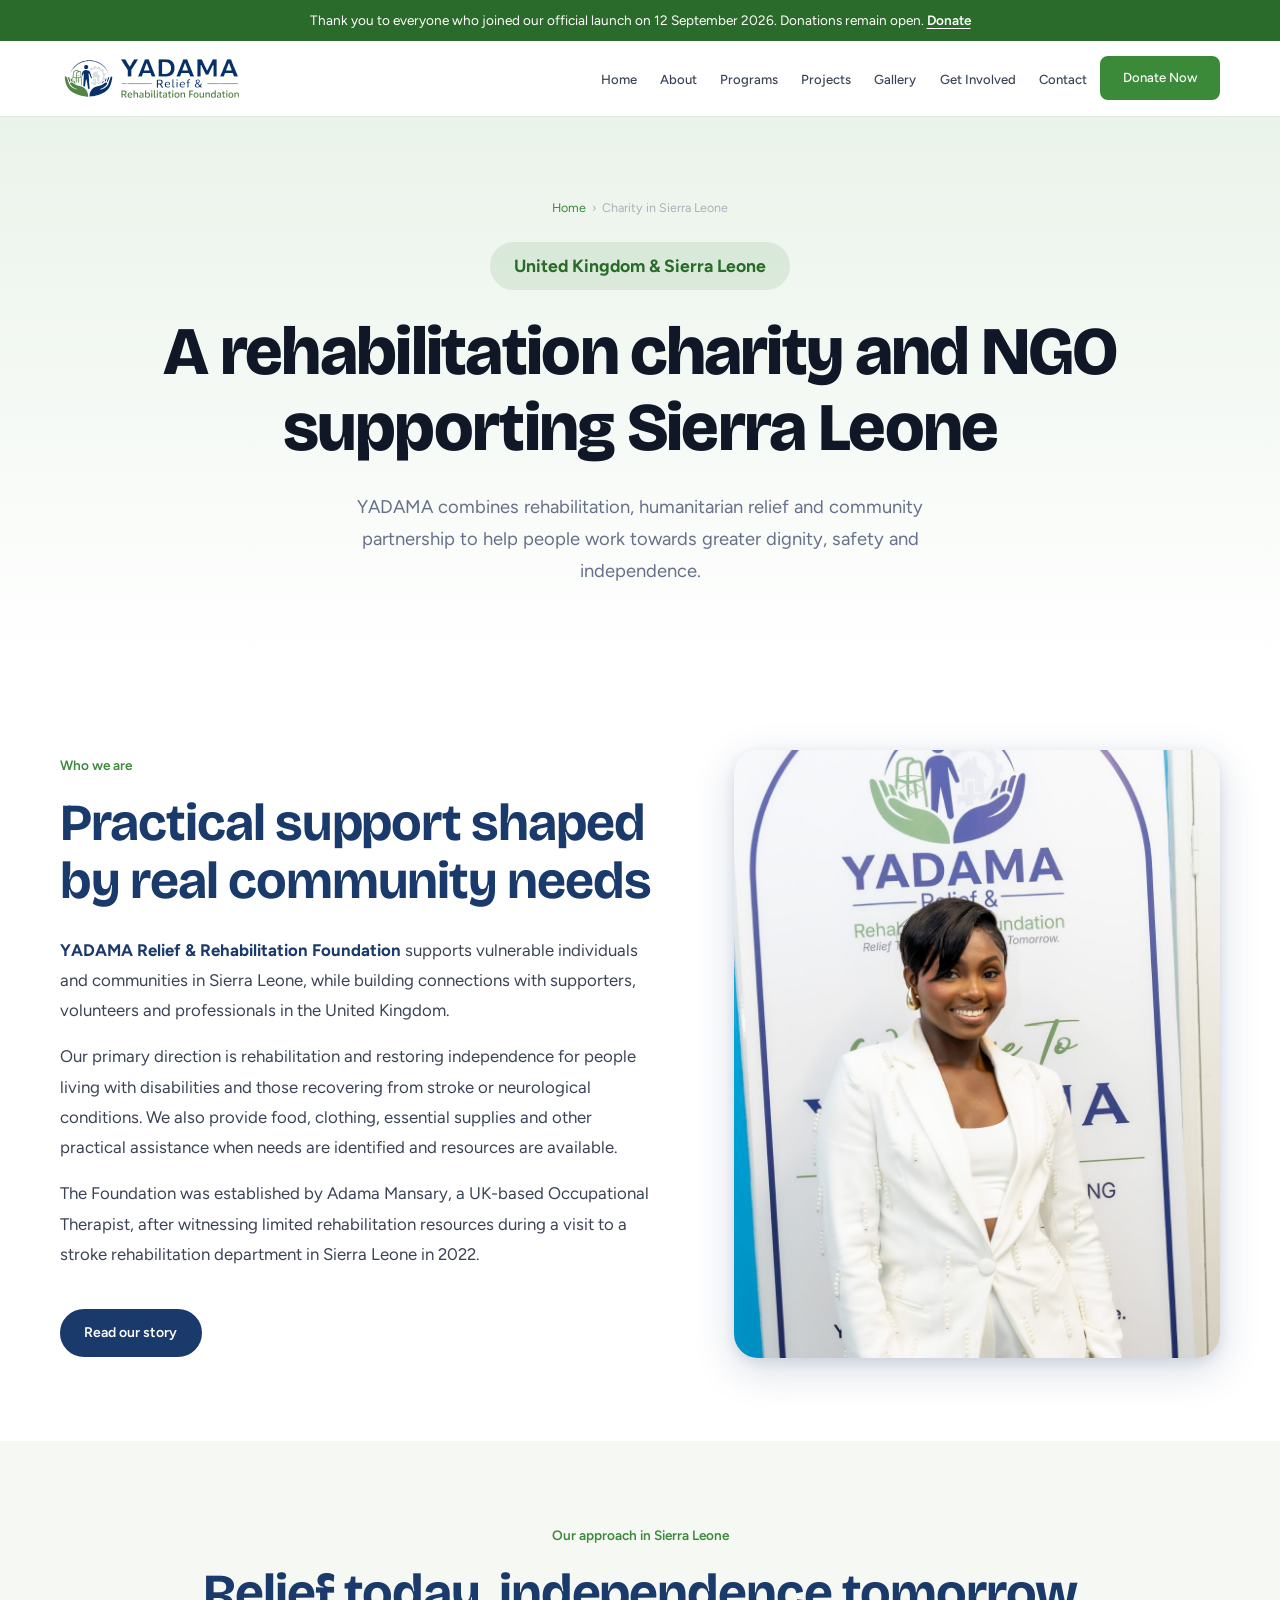
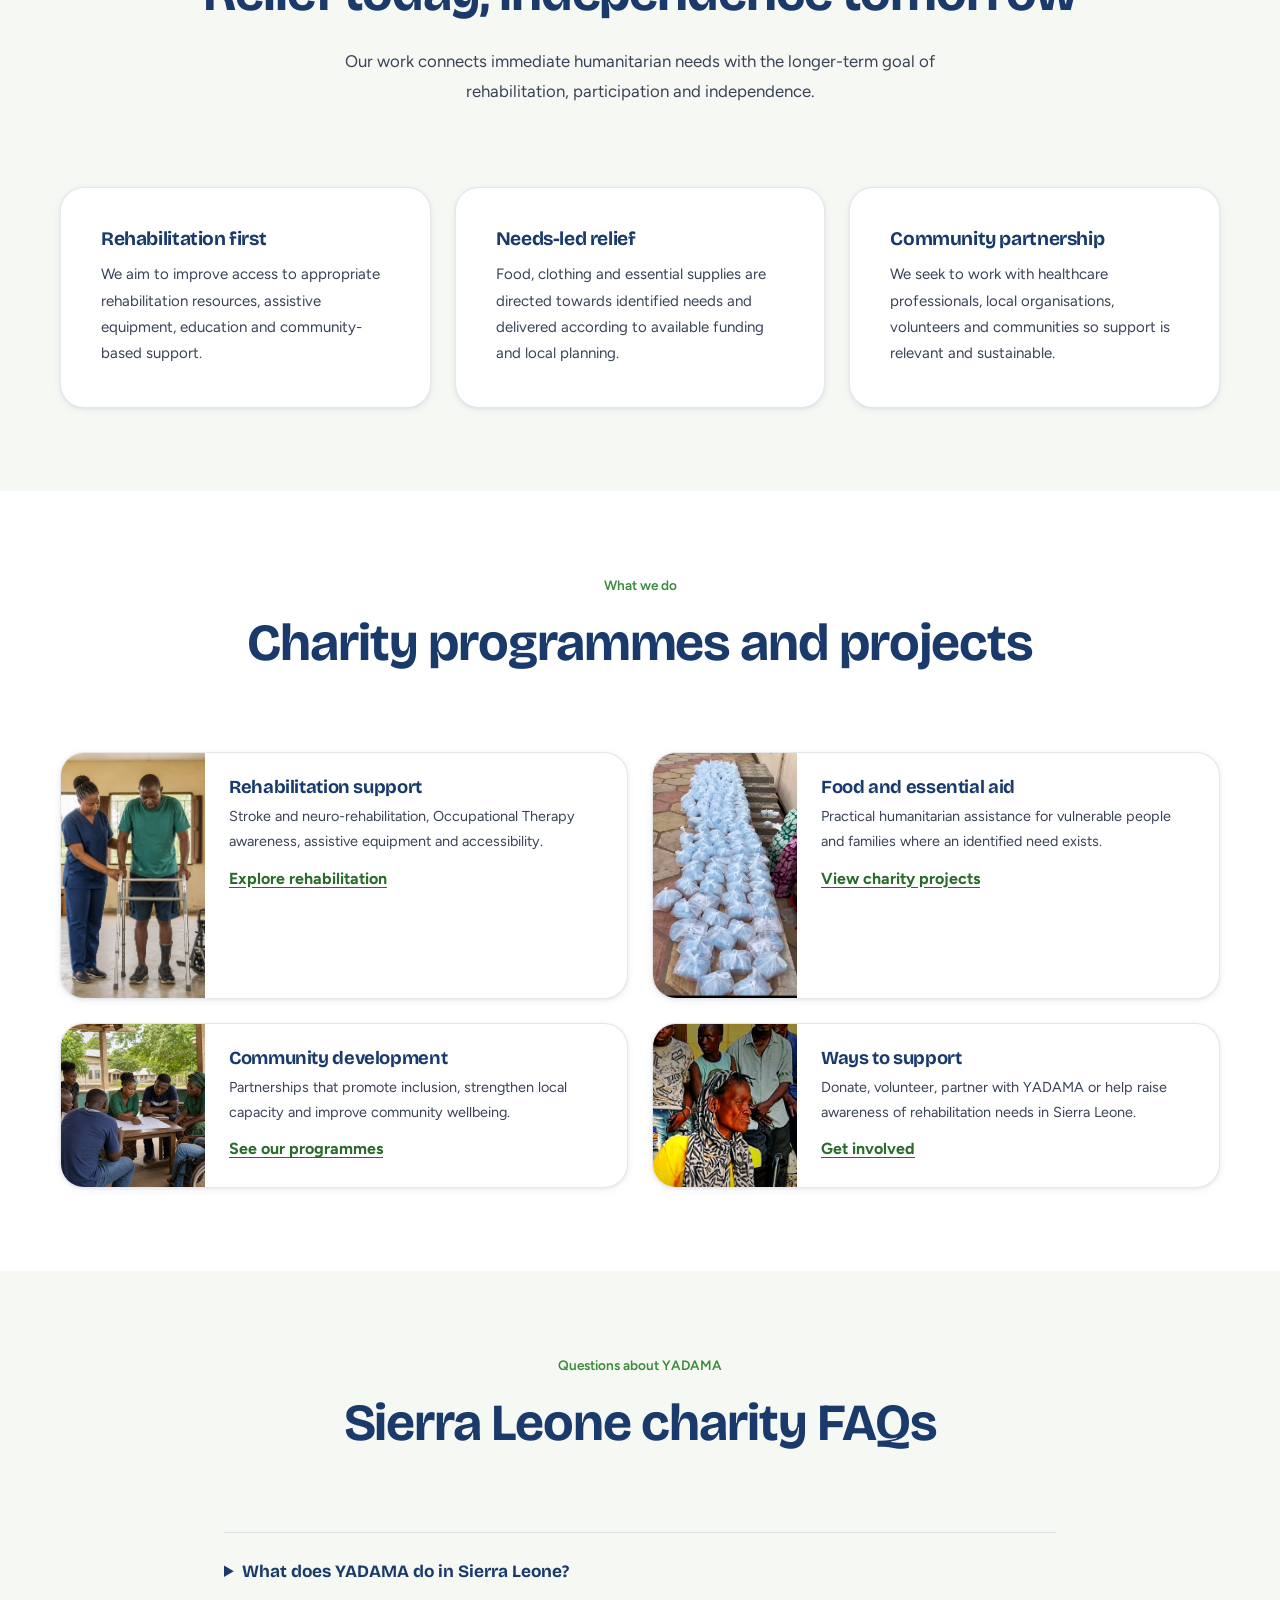
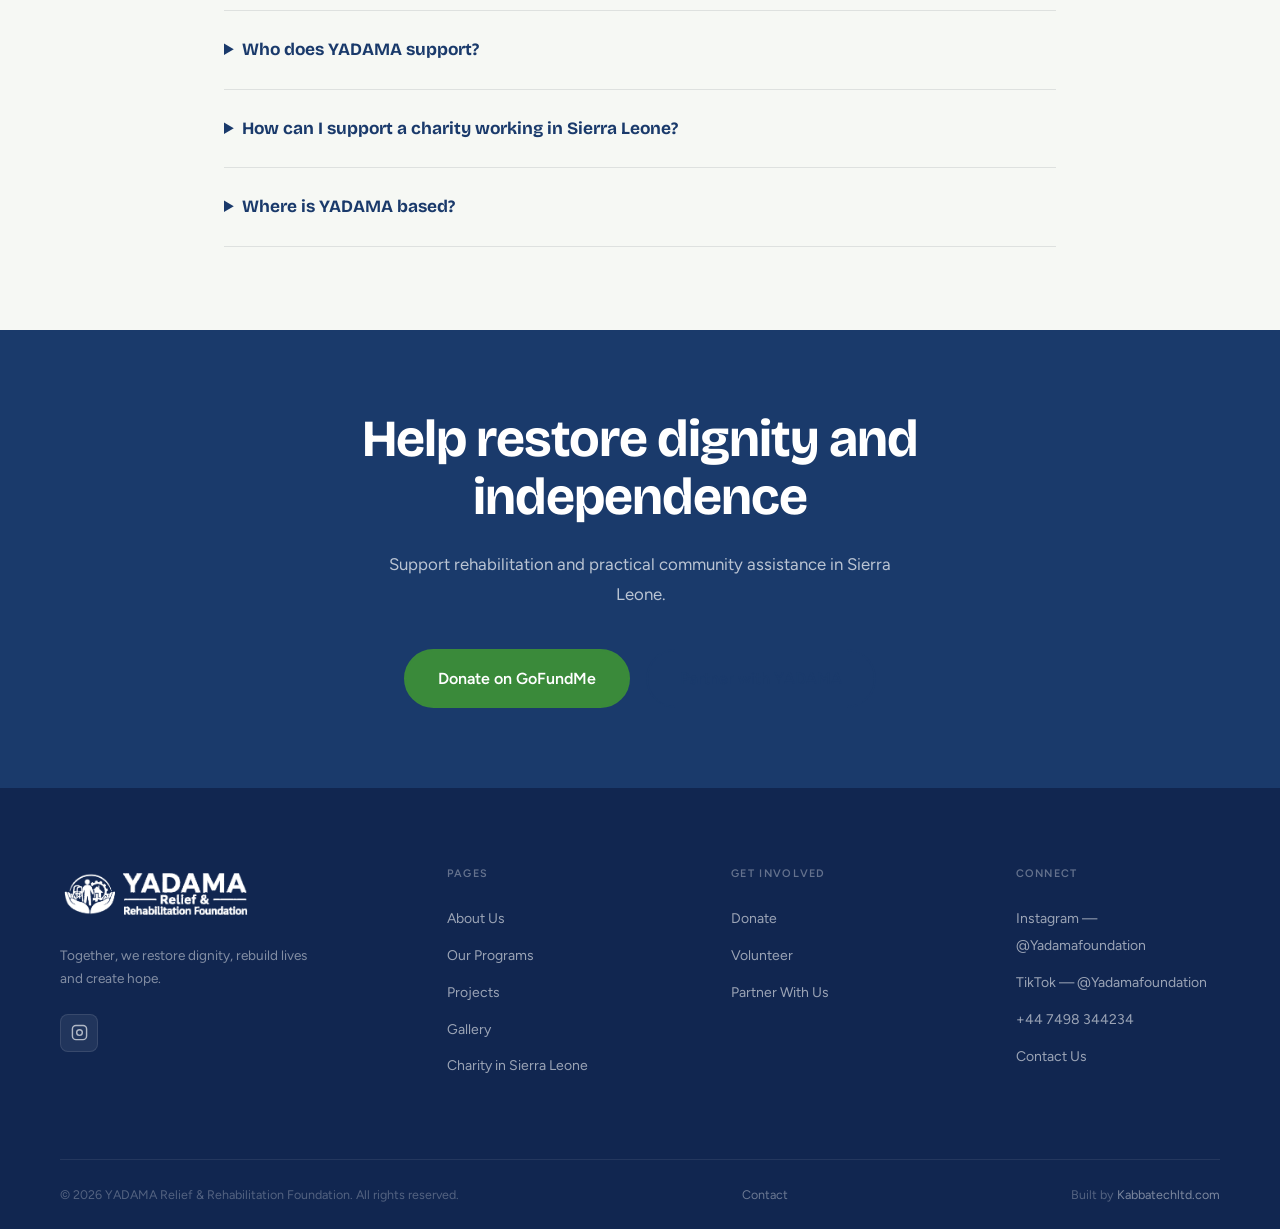
<file: charity-sierra-leone.html>
<!DOCTYPE html>
<html lang="en">
<head>
  <meta charset="UTF-8" />
  <meta name="viewport" content="width=1200" />
  <title>Rehabilitation Charity &amp; NGO in Sierra Leone | YADAMA</title>
  <meta name="description" content="YADAMA is a rehabilitation charity and NGO supporting people and communities in Sierra Leone through disability support, food relief, essential supplies and partnerships." />
  <meta name="robots" content="index, follow, max-image-preview:large" />
  <link rel="canonical" href="https://www.yadamafoundation.org/charity-sierra-leone" />
  <meta property="og:type" content="website" />
  <meta property="og:title" content="YADAMA — Rehabilitation Charity in Sierra Leone" />
  <meta property="og:description" content="Rehabilitation, humanitarian relief and community support that strengthens dignity and independence in Sierra Leone." />
  <meta property="og:url" content="https://www.yadamafoundation.org/charity-sierra-leone" />
  <meta property="og:image" content="https://www.yadamafoundation.org/images/program-humanitarian-relief-v2.jpg" />
  <meta name="twitter:card" content="summary_large_image" />
  <script type="application/ld+json">
  {
    "@context": "https://schema.org",
    "@graph": [
      {
        "@type": "WebPage",
        "@id": "https://www.yadamafoundation.org/charity-sierra-leone#webpage",
        "url": "https://www.yadamafoundation.org/charity-sierra-leone",
        "name": "Rehabilitation Charity & NGO in Sierra Leone | YADAMA",
        "description": "YADAMA's rehabilitation, humanitarian relief and community support work in Sierra Leone.",
        "isPartOf": { "@id": "https://www.yadamafoundation.org/#website" },
        "about": { "@id": "https://www.yadamafoundation.org/#organization" }
      },
      {
        "@type": "BreadcrumbList",
        "itemListElement": [
          {
            "@type": "ListItem",
            "position": 1,
            "name": "Home",
            "item": "https://www.yadamafoundation.org/"
          },
          {
            "@type": "ListItem",
            "position": 2,
            "name": "Charity in Sierra Leone",
            "item": "https://www.yadamafoundation.org/charity-sierra-leone"
          }
        ]
      }
    ]
  }
  </script>
  <script>document.documentElement.classList.add('js');</script>
  <link rel="preconnect" href="https://fonts.googleapis.com" />
  <link rel="preconnect" href="https://fonts.gstatic.com" crossorigin />
  <link href="https://fonts.googleapis.com/css2?family=Bricolage+Grotesque:wght@500;600;700;800&family=Figtree:wght@400;500;600;700&display=swap" rel="stylesheet" />
  <link rel="stylesheet" href="css/styles.css" />
  <link rel="icon" href="Brand_assets/yadama/favicon.ico" sizes="any" />
  <link rel="icon" href="Brand_assets/yadama/favicon-32x32.png" type="image/png" />
  <link rel="apple-touch-icon" href="Brand_assets/yadama/apple-touch-icon.png" />
  <meta name="theme-color" content="#053068" />
  <style>
    .sl-intro {
      display: grid; grid-template-columns: 1.1fr 0.9fr;
      gap: var(--space-xl); align-items: center;
    }
    .sl-intro__media { aspect-ratio: 4 / 5; }
    .sl-intro__media img { width: 100%; height: 100%; object-fit: cover; object-position: center 22%; }
    .sl-copy p + p { margin-top: var(--space-sm); }
    .sl-copy strong { color: var(--blue); }
    .sl-proof {
      display: grid; grid-template-columns: repeat(3, 1fr);
      gap: var(--space-md); margin-top: var(--space-xl);
    }
    .sl-proof__item {
      padding: var(--space-lg); border: 1px solid var(--border);
      border-radius: var(--radius-lg); background: var(--white);
      box-shadow: var(--shadow-sm);
    }
    .sl-proof__item h3 { color: var(--blue); font-size: 1.2rem; margin-bottom: var(--space-xs); }
    .sl-proof__item p { color: var(--text-mid); font-size: 0.94rem; }
    .sl-work {
      display: grid; grid-template-columns: repeat(2, 1fr);
      gap: var(--space-md); margin-top: var(--space-xl);
    }
    .sl-work__card {
      display: grid; grid-template-columns: 9rem 1fr; overflow: hidden;
      background: var(--white); border: 1px solid var(--border);
      border-radius: var(--radius-lg); box-shadow: var(--shadow-sm);
    }
    .sl-work__card img { width: 100%; height: 100%; object-fit: cover; }
    .sl-work__body { padding: var(--space-md); }
    .sl-work__body h3 { color: var(--blue); font-size: 1.15rem; margin-bottom: 0.4rem; }
    .sl-work__body p { color: var(--text-mid); font-size: 0.9rem; }
    .sl-work__body a { display: inline-block; margin-top: 0.65rem; color: var(--green-dark); font-weight: 700; text-decoration: underline; text-underline-offset: 3px; }
    .sl-faq { max-width: 52rem; margin: var(--space-xl) auto 0; }
    .sl-faq details { border-top: 1px solid var(--border); padding: var(--space-md) 0; }
    .sl-faq details:last-child { border-bottom: 1px solid var(--border); }
    .sl-faq summary { cursor: pointer; color: var(--blue); font-family: var(--font-display); font-weight: 700; font-size: 1.08rem; }
    .sl-faq details p { margin-top: var(--space-sm); color: var(--text-mid); }
    @media (max-width: 850px) {
      .sl-intro, .sl-work { grid-template-columns: 1fr; }
      .sl-proof { grid-template-columns: 1fr; }
      .sl-intro__media { aspect-ratio: 4 / 3; }
    }
  </style>
</head>
<body>
<div class="sticky-shell">
  <div class="announce">Thank you to everyone who joined our official launch on 12 September 2026. Donations remain open. <a href="get-involved.html#donate">Donate</a></div>
  <header class="site-header" role="banner">
    <nav class="nav container" aria-label="Main navigation">
      <a href="index.html" class="nav__logo"><img src="Brand_assets/yadama/navbar.svg" alt="YADAMA Relief &amp; Rehabilitation Foundation" width="42" height="42" /></a>
      <ul class="nav__links" id="nav-menu" role="list">
        <li><a href="index.html">Home</a></li><li><a href="about.html">About</a></li><li><a href="programs.html">Programs</a></li><li><a href="campaigns.html">Projects</a></li><li><a href="gallery.html">Gallery</a></li><li><a href="get-involved.html">Get Involved</a></li><li><a href="contact.html">Contact</a></li><li><a href="get-involved.html#donate" class="btn btn--green">Donate Now</a></li>
      </ul>
      <button class="nav__toggle" aria-label="Open menu" aria-expanded="false" aria-controls="nav-menu"><span></span><span></span><span></span></button>
    </nav>
  </header>
</div>

<main>
  <section class="page-hero" aria-labelledby="sl-heading">
    <div class="container">
      <nav class="breadcrumb" aria-label="Breadcrumb"><a href="index.html">Home</a><span>›</span><span>Charity in Sierra Leone</span></nav>
      <p class="page-hero__eyebrow reveal">United Kingdom &amp; Sierra Leone</p>
      <h1 class="page-hero__title reveal" id="sl-heading">A rehabilitation charity and NGO supporting Sierra Leone</h1>
      <p class="page-hero__sub reveal">YADAMA combines rehabilitation, humanitarian relief and community partnership to help people work towards greater dignity, safety and independence.</p>
    </div>
  </section>

  <section class="section section--white" aria-labelledby="who-we-help">
    <div class="container sl-intro">
      <div class="sl-copy">
        <p class="section-label reveal">Who we are</p>
        <h2 class="section-title reveal" id="who-we-help">Practical support shaped by real community needs</h2>
        <p class="section-body reveal"><strong>YADAMA Relief &amp; Rehabilitation Foundation</strong> supports vulnerable individuals and communities in Sierra Leone, while building connections with supporters, volunteers and professionals in the United Kingdom.</p>
        <p class="section-body reveal">Our primary direction is rehabilitation and restoring independence for people living with disabilities and those recovering from stroke or neurological conditions. We also provide food, clothing, essential supplies and other practical assistance when needs are identified and resources are available.</p>
        <p class="section-body reveal">The Foundation was established by Adama Mansary, a UK-based Occupational Therapist, after witnessing limited rehabilitation resources during a visit to a stroke rehabilitation department in Sierra Leone in 2022.</p>
        <a href="about.html" class="btn btn--primary reveal" style="margin-top:var(--space-lg)">Read our story</a>
      </div>
      <figure class="img-wrap sl-intro__media reveal">
        <img src="images/adama-founder.jpg" alt="Adama Mansary, founder of YADAMA Relief &amp; Rehabilitation Foundation, at the Foundation's launch" width="1000" height="1500" />
      </figure>
    </div>
  </section>

  <section class="section section--cream" aria-labelledby="approach-heading">
    <div class="container">
      <p class="section-label section-label--center reveal">Our approach in Sierra Leone</p>
      <h2 class="section-title section-title--center reveal" id="approach-heading">Relief today, independence tomorrow</h2>
      <p class="section-body section-body--center reveal">Our work connects immediate humanitarian needs with the longer-term goal of rehabilitation, participation and independence.</p>
      <div class="sl-proof">
        <article class="sl-proof__item reveal"><h3>Rehabilitation first</h3><p>We aim to improve access to appropriate rehabilitation resources, assistive equipment, education and community-based support.</p></article>
        <article class="sl-proof__item reveal"><h3>Needs-led relief</h3><p>Food, clothing and essential supplies are directed towards identified needs and delivered according to available funding and local planning.</p></article>
        <article class="sl-proof__item reveal"><h3>Community partnership</h3><p>We seek to work with healthcare professionals, local organisations, volunteers and communities so support is relevant and sustainable.</p></article>
      </div>
    </div>
  </section>

  <section class="section section--white" aria-labelledby="work-heading">
    <div class="container">
      <p class="section-label section-label--center reveal">What we do</p>
      <h2 class="section-title section-title--center reveal" id="work-heading">Charity programmes and projects</h2>
      <div class="sl-work">
        <article class="sl-work__card reveal"><img src="images/program-rehabilitation-support-v1.jpg" alt="Rehabilitation support and mobility equipment" width="1536" height="1024" loading="lazy" /><div class="sl-work__body"><h3>Rehabilitation support</h3><p>Stroke and neuro-rehabilitation, Occupational Therapy awareness, assistive equipment and accessibility.</p><a href="programs.html#rehab">Explore rehabilitation</a></div></article>
        <article class="sl-work__card reveal"><img src="images/food-packages.jpg" alt="Food packages prepared for community distribution in Sierra Leone" width="600" height="450" loading="lazy" /><div class="sl-work__body"><h3>Food and essential aid</h3><p>Practical humanitarian assistance for vulnerable people and families where an identified need exists.</p><a href="campaigns.html">View charity projects</a></div></article>
        <article class="sl-work__card reveal"><img src="images/program-community-development-v1.jpg" alt="Community members discussing inclusive development" width="1536" height="1024" loading="lazy" /><div class="sl-work__body"><h3>Community development</h3><p>Partnerships that promote inclusion, strengthen local capacity and improve community wellbeing.</p><a href="programs.html#community">See our programmes</a></div></article>
        <article class="sl-work__card reveal"><img src="images/outreach-support-clean.jpg" alt="YADAMA community outreach support" width="600" height="450" loading="lazy" /><div class="sl-work__body"><h3>Ways to support</h3><p>Donate, volunteer, partner with YADAMA or help raise awareness of rehabilitation needs in Sierra Leone.</p><a href="get-involved.html">Get involved</a></div></article>
      </div>
    </div>
  </section>

  <section class="section section--cream" aria-labelledby="faq-heading">
    <div class="container">
      <p class="section-label section-label--center reveal">Questions about YADAMA</p>
      <h2 class="section-title section-title--center reveal" id="faq-heading">Sierra Leone charity FAQs</h2>
      <div class="sl-faq reveal">
        <details><summary>What does YADAMA do in Sierra Leone?</summary><p>As a rehabilitation-focused charity and NGO, YADAMA works towards better access to rehabilitation and independence while also providing practical humanitarian assistance such as food, clothing and essential supplies when needs and resources allow.</p></details>
        <details><summary>Who does YADAMA support?</summary><p>Our rehabilitation focus includes people living with disabilities and people recovering from stroke or neurological conditions. Humanitarian projects support vulnerable individuals, older people and families according to identified local need.</p></details>
        <details><summary>How can I support a charity working in Sierra Leone?</summary><p>You can donate through YADAMA's GoFundMe campaign, volunteer your time, offer professional expertise, provide appropriate equipment or discuss a community partnership with us.</p></details>
        <details><summary>Where is YADAMA based?</summary><p>YADAMA connects supporters and professional expertise in the United Kingdom with humanitarian and rehabilitation work serving communities in Sierra Leone.</p></details>
      </div>
    </div>
  </section>

  <section class="cta-band" aria-labelledby="sl-cta-heading">
    <div class="container"><h2 class="cta-band__title reveal" id="sl-cta-heading">Help restore dignity and independence</h2><p class="cta-band__sub reveal">Support rehabilitation and practical community assistance in Sierra Leone.</p><div class="cta-band__actions reveal"><a href="https://gofund.me/e057f15ad" class="btn btn--green btn--lg" target="_blank" rel="noopener noreferrer">Donate on GoFundMe</a><a href="contact.html" class="btn btn--ghost btn--lg">Partner with YADAMA</a></div></div>
  </section>
</main>

<footer class="site-footer" role="contentinfo">
  <div class="container">
    <div class="footer__inner">
      <div class="footer__brand"><div class="footer__logo"><img src="Brand_assets/yadama/footer-logo.png" alt="YADAMA Relief &amp; Rehabilitation Foundation" width="50" height="50" loading="lazy" /></div><p class="footer__brand-desc">Together, we restore dignity, rebuild lives and create hope.</p><div class="footer__social"><a href="https://www.instagram.com/Yadamafoundation" class="social-link" target="_blank" rel="noopener noreferrer" aria-label="Instagram"><svg width="17" height="17" viewBox="0 0 24 24" fill="none" stroke="currentColor" stroke-width="2" aria-hidden="true"><rect x="2" y="2" width="20" height="20" rx="5"/><circle cx="12" cy="12" r="4"/></svg></a></div></div>
      <div class="footer__col"><h4>Pages</h4><ul><li><a href="about.html">About Us</a></li><li><a href="programs.html">Our Programs</a></li><li><a href="campaigns.html">Projects</a></li><li><a href="gallery.html">Gallery</a></li><li><a href="charity-sierra-leone.html">Charity in Sierra Leone</a></li></ul></div>
      <div class="footer__col"><h4>Get Involved</h4><ul><li><a href="get-involved.html#donate">Donate</a></li><li><a href="get-involved.html#volunteer">Volunteer</a></li><li><a href="get-involved.html#partner">Partner With Us</a></li></ul></div>
      <div class="footer__col"><h4>Connect</h4><ul><li><a href="https://www.instagram.com/Yadamafoundation" target="_blank" rel="noopener noreferrer">Instagram — @Yadamafoundation</a></li><li><a href="https://www.tiktok.com/@Yadamafoundation" target="_blank" rel="noopener noreferrer">TikTok — @Yadamafoundation</a></li><li><a href="tel:+447498344234">+44 7498 344234</a></li><li><a href="contact.html">Contact Us</a></li></ul></div>
    </div>
    <div class="footer__bottom"><p>&#169; 2026 YADAMA Relief &amp; Rehabilitation Foundation. All rights reserved.</p><nav class="footer__bottom-links"><a href="contact.html">Contact</a></nav><span class="footer__credit">Built by <a href="https://kabbatechltd.com" target="_blank" rel="noopener noreferrer">Kabbatechltd.com</a></span></div>
  </div>
</footer>
<script src="js/main.js"></script>
</body>
</html>
</file>
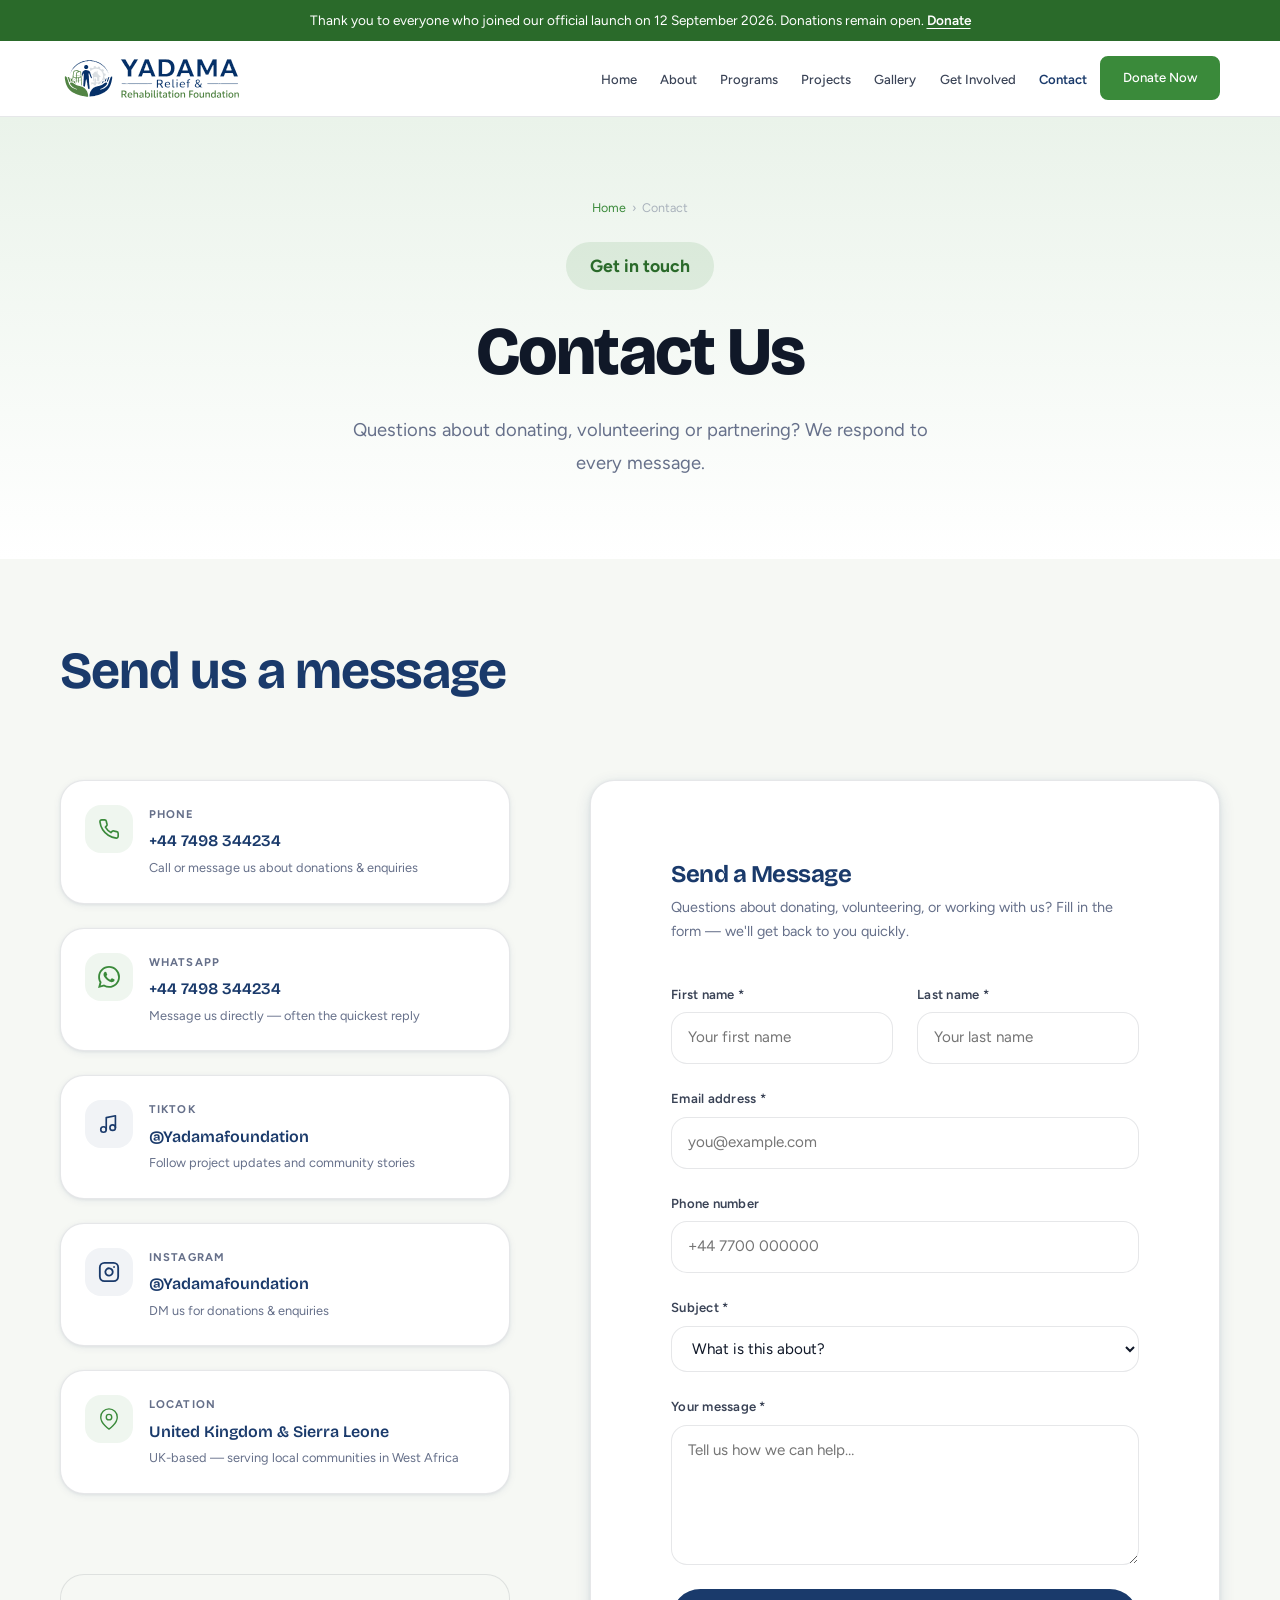
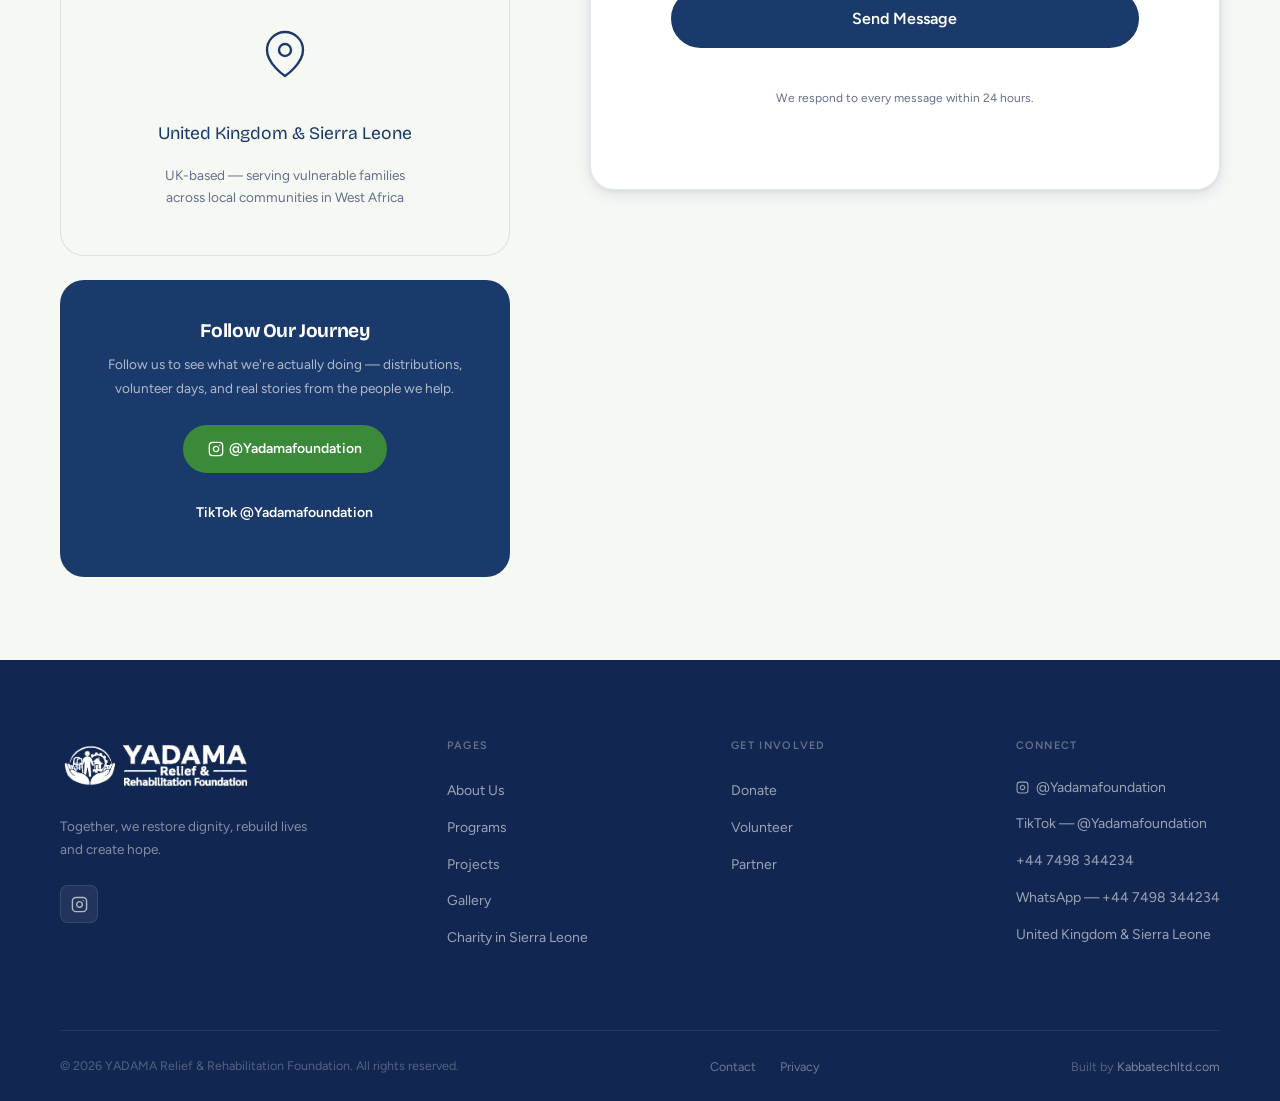
<file: contact.html>
﻿<!DOCTYPE html>
<html lang="en">
<head>
  <meta charset="UTF-8" />
  <meta name="viewport" content="width=1200" />
  <title>Contact YADAMA Foundation | UK &amp; Sierra Leone</title>
  <meta name="description" content="Get in touch with YADAMA Relief &amp; Rehabilitation Foundation. Call or WhatsApp +44 7498 344234, message us on Instagram or TikTok, or use our contact form." />
  <meta name="robots" content="index, follow, max-image-preview:large" />
  <link rel="canonical" href="https://www.yadamafoundation.org/contact" />
  <script>document.documentElement.classList.add('js');</script>
  <link rel="preconnect" href="https://fonts.googleapis.com" />
  <link rel="preconnect" href="https://fonts.gstatic.com" crossorigin />
  <link href="https://fonts.googleapis.com/css2?family=Bricolage+Grotesque:wght@500;600;700;800&family=Figtree:wght@400;500;600;700&display=swap" rel="stylesheet" />
  <link rel="stylesheet" href="css/styles.css" />
  <style>
    .contact-layout {
      display: grid; grid-template-columns: 1fr 1.4fr;
      gap: var(--space-xl); align-items: start;
    }
    @media (max-width: 820px) { .contact-layout { grid-template-columns: 1fr; } }

    /* Contact info cards */
    .contact-info { display: flex; flex-direction: column; gap: var(--space-md); }
    .contact-card {
      background: var(--white); border-radius: var(--radius-lg);
      padding: var(--space-md); border: 1px solid var(--border);
      box-shadow: var(--shadow-sm);
      display: flex; gap: var(--space-sm); align-items: flex-start;
      transition: transform 0.2s cubic-bezier(0.34,1.56,0.64,1), box-shadow 0.2s;
    }
    .contact-card:hover { transform: translateY(-3px); box-shadow: var(--shadow-md); }
    .contact-card__icon {
      width: 48px; height: 48px; min-width: 48px;
      border-radius: var(--radius-md);
      background: rgba(26,58,107,0.06);
      display: flex; align-items: center; justify-content: center;
      font-size: 1.3rem;
    }
    .contact-card__icon--green { background: rgba(58,138,58,0.08); }
    .contact-card__icon--gold  { background: rgba(201,168,76,0.10); }
    .contact-card__label {
      font-size: 0.7rem; font-weight: 700;
      letter-spacing: 0.1em; text-transform: uppercase;
      color: var(--muted); margin-bottom: 0.2rem;
    }
    .contact-card__value {
      font-family: var(--font-display); font-size: 1rem;
      color: var(--blue); font-weight: 600;
    }
    .contact-card__value a { color: inherit; transition: color 0.2s; }
    .contact-card__value a:hover { color: var(--green); }
    .contact-card__sub { font-size: 0.8rem; color: var(--muted); margin-top: 0.15rem; }

    /* Form box */
    .form-box {
      background: var(--white); border-radius: var(--radius-lg);
      padding: var(--space-xl); border: 1px solid var(--border);
      box-shadow: var(--shadow-md);
    }
    .form-box__title { font-family: var(--font-display); font-size: 1.5rem; color: var(--blue); margin-bottom: 0.5rem; }
    .form-box__sub { font-size: 0.9rem; color: var(--muted); margin-bottom: var(--space-lg); line-height: 1.65; }
    /* Email address can be long — allow break on tiny screens */
    .contact-card__value a { word-break: break-word; }
    @media (max-width: 600px) {
      .form-box { padding: var(--space-md); }
      .filter-btn { min-height: 40px; }
    }

    /* Map placeholder */
    .map-box {
      background: var(--cream); border-radius: var(--radius-lg);
      border: 1px solid var(--border); overflow: hidden;
      margin-top: var(--space-xl);
    }
    .map-placeholder {
      height: 280px; display: flex; flex-direction: column;
      align-items: center; justify-content: center;
      color: var(--muted); gap: var(--space-sm);
    }
    .map-placeholder__icon { font-size: 3rem; }
    .map-placeholder__title { font-family: var(--font-display); font-size: 1.1rem; color: var(--blue); }
    .map-placeholder__sub { font-size: 0.85rem; text-align: center; max-width: 28ch; line-height: 1.6; }

    /* Social connect */
    .social-connect {
      background: var(--blue); border-radius: var(--radius-lg);
      padding: var(--space-lg); margin-top: var(--space-md);
      text-align: center;
    }
    .social-connect__title { font-family: var(--font-display); font-size: 1.2rem; color: var(--white); margin-bottom: var(--space-xs); }
    .social-connect__sub { font-size: 0.85rem; color: rgba(255,255,255,0.65); margin-bottom: var(--space-md); }
    .social-connect__links { display: flex; gap: var(--space-sm); justify-content: center; flex-wrap: wrap; }

    @media (max-width: 600px) {
      .contact-layout { gap: 1.4rem; }
      .contact-info { gap: 0.75rem; }
      .contact-card { padding: 1rem; border-radius: 18px; }
      .contact-card__icon { width: 44px; height: 44px; min-width: 44px; }
      .map-box { margin-top: 1.4rem; }
      .map-placeholder { height: 220px; }
      .social-connect { padding: 1.25rem; }
      .form-box { padding: 1.2rem; }
      .form-box .btn { width: 100%; }
    }
  </style>
  <link rel="icon" href="Brand_assets/yadama/favicon.ico?v=2" sizes="any" />
  <link rel="icon" type="image/png" sizes="32x32" href="Brand_assets/yadama/favicon-32x32.png?v=2" />
  <link rel="apple-touch-icon" href="Brand_assets/yadama/apple-touch-icon.png" />
  <meta name="theme-color" content="#053068" />
</head>
<body>

<div class="sticky-shell">
<div class="announce">
  Thank you to everyone who joined our official launch on 12 September 2026. Donations remain open.
  <a href="get-involved.html#donate">Donate</a>
</div>

<header class="site-header" role="banner">
  <nav class="nav container" aria-label="Main navigation">
    <a href="index.html" class="nav__logo"><img src="Brand_assets/yadama/navbar.svg" alt="YADAMA" width="42" height="42" /></a>
    <ul class="nav__links" id="nav-menu" role="list">
      <li><a href="index.html">Home</a></li><li><a href="about.html">About</a></li><li><a href="programs.html">Programs</a></li><li><a href="campaigns.html">Projects</a></li><li><a href="gallery.html">Gallery</a></li><li><a href="get-involved.html">Get Involved</a></li><li><a href="contact.html">Contact</a></li><li><a href="get-involved.html#donate" class="btn btn--green">Donate Now</a></li>
    </ul>
    <button class="nav__toggle" aria-label="Open menu" aria-expanded="false" aria-controls="nav-menu"><span></span><span></span><span></span></button>
  </nav>
</header>
</div>

<section class="page-hero" aria-label="Contact Us">
  <div class="container">
    <nav class="breadcrumb" aria-label="Breadcrumb"><a href="index.html">Home</a><span>›</span><span>Contact</span></nav>
    <p class="page-hero__eyebrow reveal">Get in touch</p>
    <h1 class="page-hero__title reveal">Contact Us</h1>
    <p class="page-hero__sub reveal">Questions about donating, volunteering or partnering? We respond to every message.</p>
  </div>
</section>

<section class="section section--cream" aria-labelledby="contact-heading">
  <div class="container">
    <h2 class="section-title reveal" id="contact-heading" style="margin-bottom:var(--space-xl)">Send us a message</h2>
    <div class="contact-layout">

      <div>
        <div class="contact-info">
          <div class="contact-card reveal">
            <div class="contact-card__icon contact-card__icon--green" aria-hidden="true"><svg width="22" height="22" viewBox="0 0 24 24" fill="none" stroke="var(--green)" stroke-width="1.8" stroke-linecap="round" stroke-linejoin="round" aria-hidden="true"><path d="M22 16.92v3a2 2 0 0 1-2.18 2 19.79 19.79 0 0 1-8.63-3.07 19.5 19.5 0 0 1-6-6 19.79 19.79 0 0 1-3.07-8.67A2 2 0 0 1 4.11 2h3a2 2 0 0 1 2 1.72c.13.96.36 1.9.7 2.81a2 2 0 0 1-.45 2.11L8.09 9.91a16 16 0 0 0 6 6l1.27-1.27a2 2 0 0 1 2.11-.45c.9.34 1.85.57 2.81.7A2 2 0 0 1 22 16.92z"/></svg></div>
            <div>
              <div class="contact-card__label">Phone</div>
              <div class="contact-card__value"><a href="tel:+447498344234">+44 7498 344234</a></div>
              <div class="contact-card__sub">Call or message us about donations &amp; enquiries</div>
            </div>
          </div>
          <div class="contact-card reveal">
            <div class="contact-card__icon contact-card__icon--green" aria-hidden="true"><svg width="22" height="22" viewBox="0 0 24 24" fill="var(--green)" aria-hidden="true"><path d="M17.472 14.382c-.297-.149-1.758-.867-2.03-.967-.273-.099-.471-.148-.67.15-.197.297-.767.966-.94 1.164-.173.199-.347.223-.644.075-.297-.15-1.255-.463-2.39-1.475-.883-.788-1.48-1.761-1.653-2.059-.173-.297-.018-.458.13-.606.134-.133.298-.347.446-.52.149-.174.198-.298.298-.497.099-.198.05-.371-.025-.52-.075-.149-.669-1.612-.916-2.207-.242-.579-.487-.5-.669-.51-.173-.008-.371-.01-.57-.01-.198 0-.52.074-.792.372-.272.297-1.04 1.016-1.04 2.479 0 1.462 1.065 2.875 1.213 3.074.149.198 2.096 3.2 5.077 4.487.709.306 1.262.489 1.694.625.712.227 1.36.195 1.871.118.571-.085 1.758-.719 2.006-1.413.248-.694.248-1.289.173-1.413-.074-.124-.272-.198-.57-.347M12.05 21.785h-.004a9.87 9.87 0 0 1-5.031-1.378l-.361-.214-3.741.982.998-3.648-.235-.374a9.86 9.86 0 0 1-1.51-5.26c.002-5.45 4.437-9.884 9.888-9.884 2.64 0 5.122 1.03 6.988 2.898a9.825 9.825 0 0 1 2.893 6.994c-.003 5.45-4.437 9.884-9.885 9.884m8.413-18.297A11.815 11.815 0 0 0 12.05 0C5.495 0 .16 5.335.157 11.892c0 2.096.547 4.142 1.588 5.945L.057 24l6.305-1.654a11.882 11.882 0 0 0 5.683 1.448h.005c6.554 0 11.89-5.335 11.893-11.893a11.821 11.821 0 0 0-3.48-8.413"/></svg></div>
            <div>
              <div class="contact-card__label">WhatsApp</div>
              <div class="contact-card__value"><a href="https://wa.me/447498344234" target="_blank" rel="noopener noreferrer">+44 7498 344234</a></div>
              <div class="contact-card__sub">Message us directly &mdash; often the quickest reply</div>
            </div>
          </div>
          <div class="contact-card reveal">
            <div class="contact-card__icon" aria-hidden="true"><svg width="22" height="22" viewBox="0 0 24 24" fill="none" stroke="var(--blue)" stroke-width="1.8" stroke-linecap="round" stroke-linejoin="round" aria-hidden="true"><path d="M9 18V5l10-2v13"/><circle cx="6" cy="18" r="3"/><circle cx="16" cy="16" r="3"/></svg></div>
            <div>
              <div class="contact-card__label">TikTok</div>
              <div class="contact-card__value"><a href="https://www.tiktok.com/@Yadamafoundation" target="_blank" rel="noopener noreferrer">@Yadamafoundation</a></div>
              <div class="contact-card__sub">Follow project updates and community stories</div>
            </div>
          </div>
          <div class="contact-card reveal">
            <div class="contact-card__icon" aria-hidden="true">
              <svg width="22" height="22" viewBox="0 0 24 24" fill="none" stroke="var(--blue)" stroke-width="2" stroke-linecap="round" stroke-linejoin="round" aria-hidden="true"><rect x="2" y="2" width="20" height="20" rx="5" ry="5"/><path d="M16 11.37A4 4 0 1 1 12.63 8 4 4 0 0 1 16 11.37z"/><line x1="17.5" y1="6.5" x2="17.51" y2="6.5"/></svg>
            </div>
            <div>
              <div class="contact-card__label">Instagram</div>
              <div class="contact-card__value"><a href="https://www.instagram.com/Yadamafoundation" target="_blank" rel="noopener noreferrer">@Yadamafoundation</a></div>
              <div class="contact-card__sub">DM us for donations &amp; enquiries</div>
            </div>
          </div>
          <div class="contact-card reveal">
            <div class="contact-card__icon contact-card__icon--green" aria-hidden="true"><svg width="22" height="22" viewBox="0 0 24 24" fill="none" stroke="var(--green)" stroke-width="1.5" stroke-linecap="round" stroke-linejoin="round" aria-hidden="true"><path d="M21 10c0 7-9 13-9 13s-9-6-9-13a9 9 0 0 1 18 0z"/><circle cx="12" cy="10" r="3"/></svg></div>
            <div>
              <div class="contact-card__label">Location</div>
              <div class="contact-card__value">United Kingdom &amp; Sierra Leone</div>
              <div class="contact-card__sub">UK-based — serving local communities in West Africa</div>
            </div>
          </div>
        </div>

        <div class="map-box reveal">
          <div class="map-placeholder">
            <div class="map-placeholder__icon" aria-hidden="true"><svg width="48" height="48" viewBox="0 0 24 24" fill="none" stroke="var(--blue)" stroke-width="1.2" stroke-linecap="round" stroke-linejoin="round" aria-hidden="true"><path d="M21 10c0 7-9 13-9 13s-9-6-9-13a9 9 0 0 1 18 0z"/><circle cx="12" cy="10" r="3"/></svg></div>
            <div class="map-placeholder__title">United Kingdom &amp; Sierra Leone</div>
            <div class="map-placeholder__sub">UK-based — serving vulnerable families across local communities in West Africa</div>
          </div>
        </div>

        <div class="social-connect reveal">
          <h3 class="social-connect__title">Follow Our Journey</h3>
          <p class="social-connect__sub">Follow us to see what we're actually doing — distributions, volunteer days, and real stories from the people we help.</p>
          <div class="social-connect__links">
            <a href="https://www.instagram.com/Yadamafoundation" class="btn btn--green" target="_blank" rel="noopener noreferrer">
              <svg width="16" height="16" viewBox="0 0 24 24" fill="none" stroke="currentColor" stroke-width="2" stroke-linecap="round" stroke-linejoin="round" aria-hidden="true"><rect x="2" y="2" width="20" height="20" rx="5" ry="5"/><path d="M16 11.37A4 4 0 1 1 12.63 8 4 4 0 0 1 16 11.37z"/><line x1="17.5" y1="6.5" x2="17.51" y2="6.5"/></svg>
              @Yadamafoundation
            </a>
            <a href="https://www.tiktok.com/@Yadamafoundation" class="btn btn--primary" target="_blank" rel="noopener noreferrer">TikTok @Yadamafoundation</a>
          </div>
        </div>
      </div>

      <div class="form-box reveal">
        <h3 class="form-box__title">Send a Message</h3>
        <p class="form-box__sub">Questions about donating, volunteering, or working with us? Fill in the form — we'll get back to you quickly.</p>
        <form class="form js-contact-form" novalidate>
          <div class="form-row">
            <div class="form-group">
              <label for="c-first">First name *</label>
              <input type="text" id="c-first" name="first_name" placeholder="Your first name" required />
            </div>
            <div class="form-group">
              <label for="c-last">Last name *</label>
              <input type="text" id="c-last" name="last_name" placeholder="Your last name" required />
            </div>
          </div>
          <div class="form-group">
            <label for="c-email">Email address *</label>
            <input type="email" id="c-email" name="email" placeholder="you@example.com" required />
          </div>
          <div class="form-group">
            <label for="c-phone">Phone number</label>
            <input type="tel" id="c-phone" name="phone" placeholder="+44 7700 000000" />
          </div>
          <div class="form-group">
            <label for="c-subject">Subject *</label>
            <select id="c-subject" name="subject" required>
              <option value="">What is this about?</option>
              <option value="donate">I'd like to donate</option>
              <option value="volunteer">I'd like to volunteer</option>
              <option value="partner">Partnership enquiry</option>
              <option value="media">Media / press enquiry</option>
              <option value="general">General question</option>
            </select>
          </div>
          <div class="form-group">
            <label for="c-message">Your message *</label>
            <textarea id="c-message" name="message" placeholder="Tell us how we can help…" required></textarea>
          </div>
          <button type="submit" class="btn btn--primary btn--lg btn--full">Send Message</button>
          <p style="font-size:0.75rem;color:var(--muted);text-align:center;margin-top:var(--space-sm)">We respond to every message within 24 hours.</p>
        </form>
      </div>

    </div>
  </div>
</section>

<footer class="site-footer" role="contentinfo">
  <div class="container">
    <div class="footer__inner">
      <div class="footer__brand"><div class="footer__logo"><img src="Brand_assets/yadama/footer-logo.png" alt="YADAMA" width="50" height="50" loading="lazy" /></div><p class="footer__brand-desc">Together, we restore dignity, rebuild lives and create hope.</p><div class="footer__social"><a href="https://www.instagram.com/Yadamafoundation" class="social-link" target="_blank" rel="noopener noreferrer" aria-label="Instagram"><svg width="17" height="17" viewBox="0 0 24 24" fill="none" stroke="currentColor" stroke-width="2" stroke-linecap="round" stroke-linejoin="round" aria-hidden="true"><rect x="2" y="2" width="20" height="20" rx="5" ry="5"/><path d="M16 11.37A4 4 0 1 1 12.63 8 4 4 0 0 1 16 11.37z"/><line x1="17.5" y1="6.5" x2="17.51" y2="6.5"/></svg></a></div></div>
      <div class="footer__col"><h4>Pages</h4><ul><li><a href="about.html">About Us</a></li><li><a href="programs.html">Programs</a></li><li><a href="campaigns.html">Projects</a></li><li><a href="gallery.html">Gallery</a></li><li><a href="charity-sierra-leone.html">Charity in Sierra Leone</a></li></ul></div>
      <div class="footer__col"><h4>Get Involved</h4><ul><li><a href="get-involved.html#donate">Donate</a></li><li><a href="get-involved.html#volunteer">Volunteer</a></li><li><a href="get-involved.html#partner">Partner</a></li></ul></div>
      <div class="footer__col"><h4>Connect</h4><ul><li><a href="https://www.instagram.com/Yadamafoundation" class="footer__insta-link" target="_blank" rel="noopener noreferrer"><svg width="13" height="13" viewBox="0 0 24 24" fill="none" stroke="currentColor" stroke-width="2" aria-hidden="true"><rect x="2" y="2" width="20" height="20" rx="5" ry="5"/><path d="M16 11.37A4 4 0 1 1 12.63 8 4 4 0 0 1 16 11.37z"/><line x1="17.5" y1="6.5" x2="17.51" y2="6.5"/></svg>@Yadamafoundation</a></li><li><a href="https://www.tiktok.com/@Yadamafoundation" target="_blank" rel="noopener noreferrer">TikTok &mdash; @Yadamafoundation</a></li><li><a href="tel:+447498344234">+44 7498 344234</a></li><li><a href="https://wa.me/447498344234" target="_blank" rel="noopener noreferrer">WhatsApp &mdash; +44 7498 344234</a></li><li><a href="contact.html">United Kingdom &amp; Sierra Leone</a></li></ul></div>
    </div>
    <div class="footer__bottom"><p>&#169; 2026 YADAMA Relief &amp; Rehabilitation Foundation. All rights reserved.</p><nav class="footer__bottom-links"><a href="contact.html">Contact</a><a href="#">Privacy</a></nav><span class="footer__credit">Built by <a href="https://kabbatechltd.com" target="_blank" rel="noopener noreferrer">Kabbatechltd.com</a></span></div>
  </div>
</footer>
<script src="js/main.js"></script>
</body>
</html>
</file>
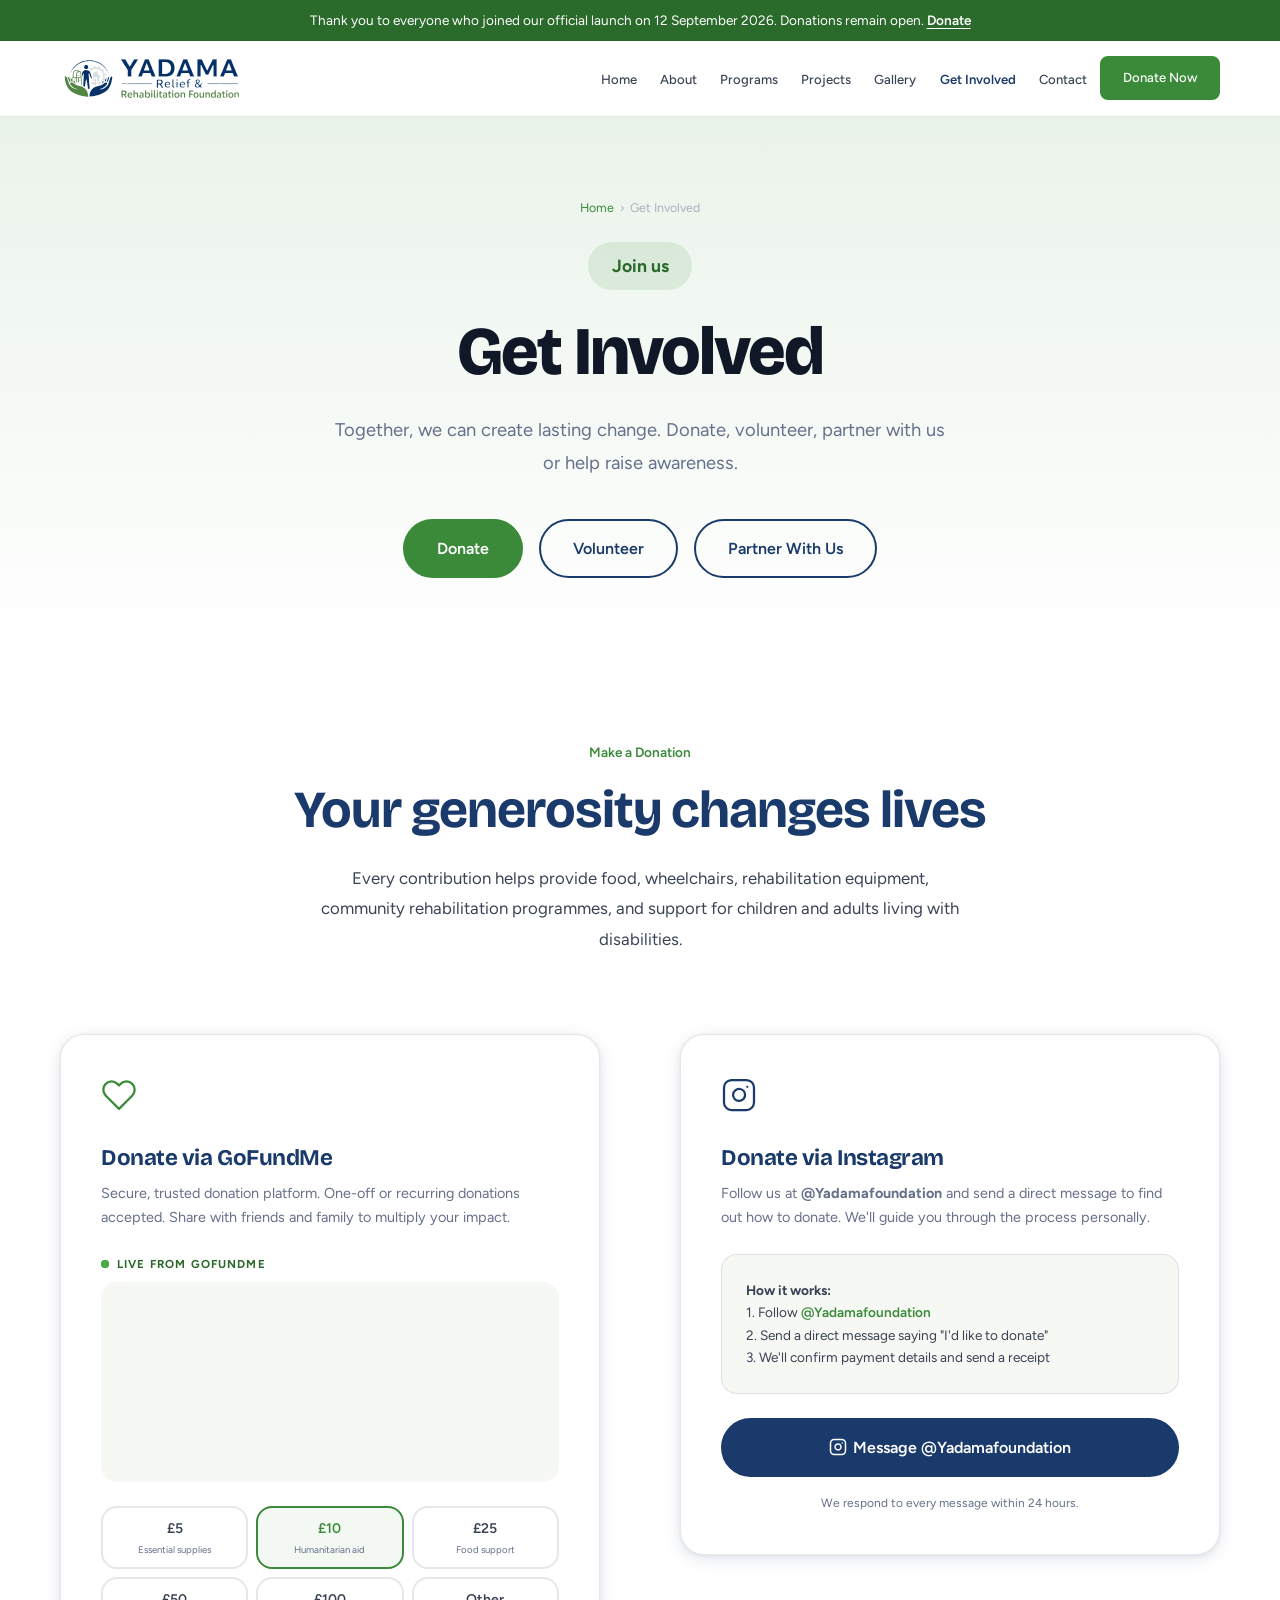
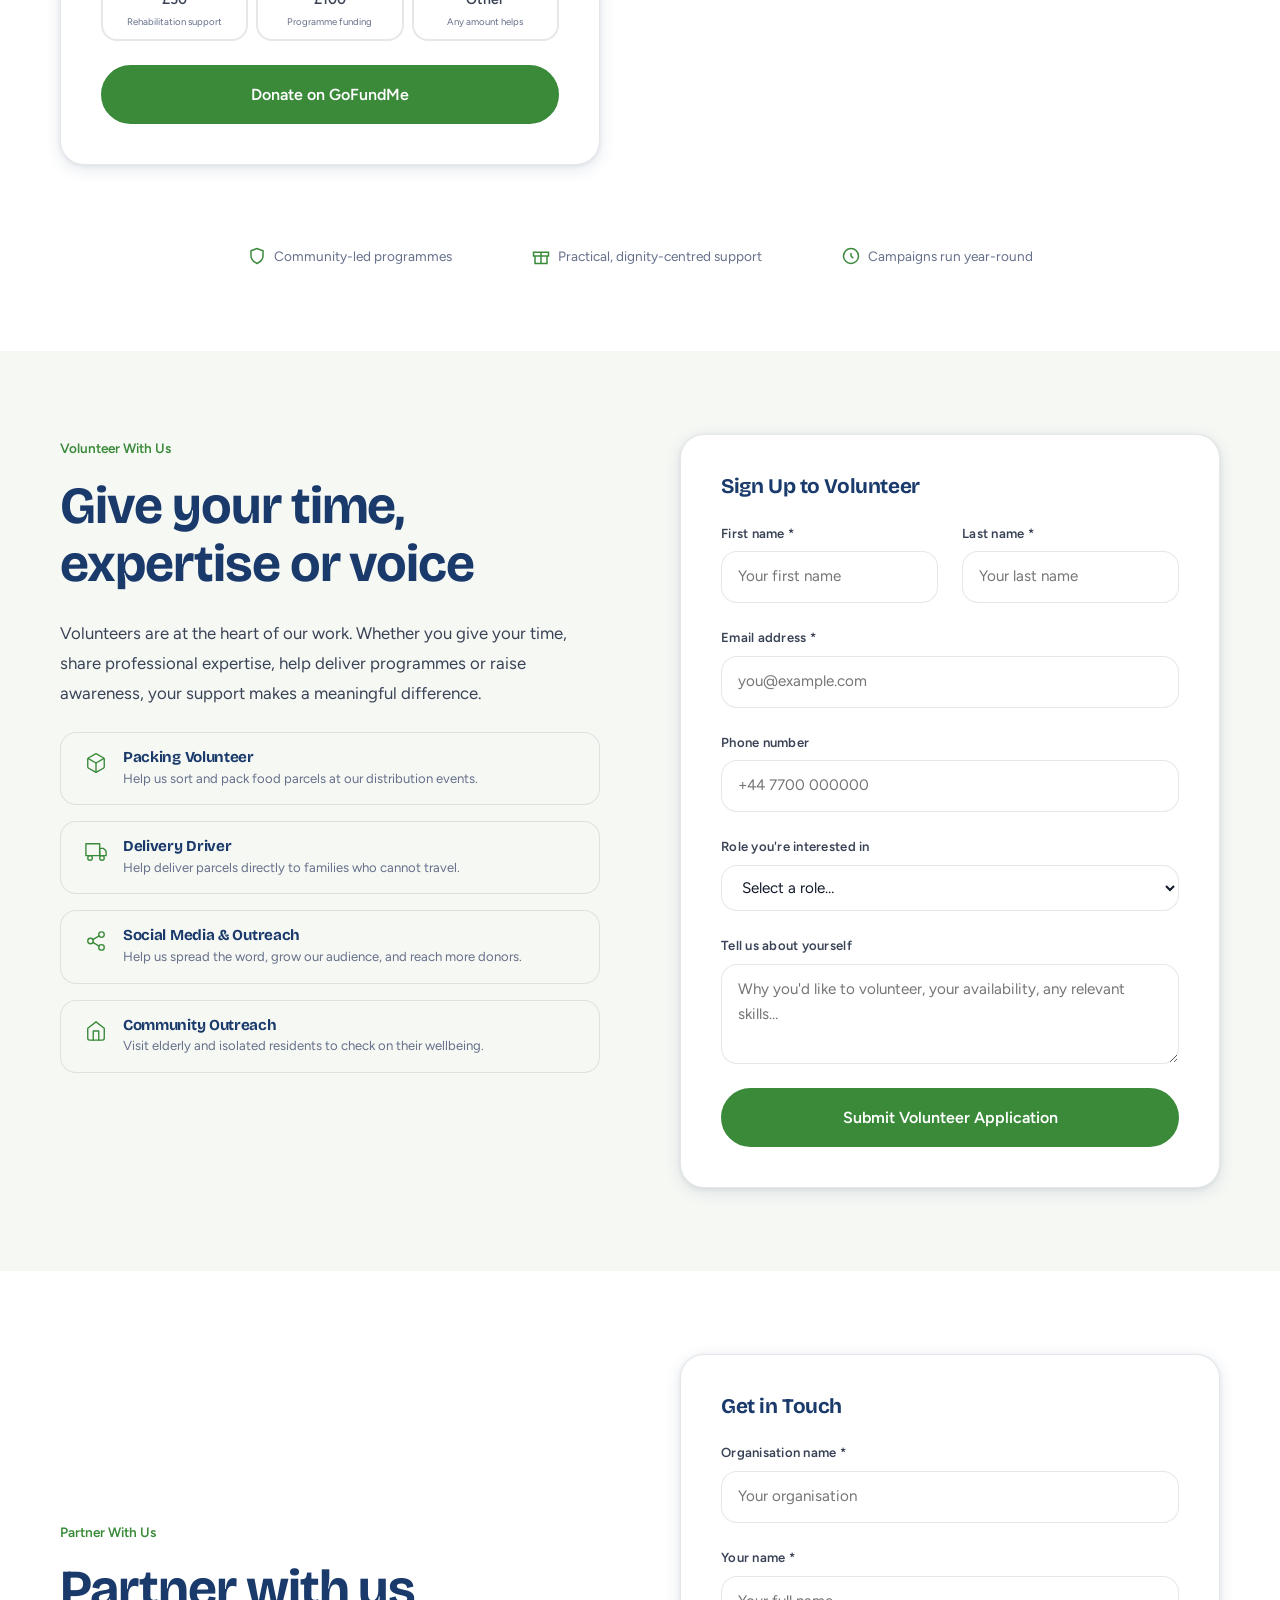
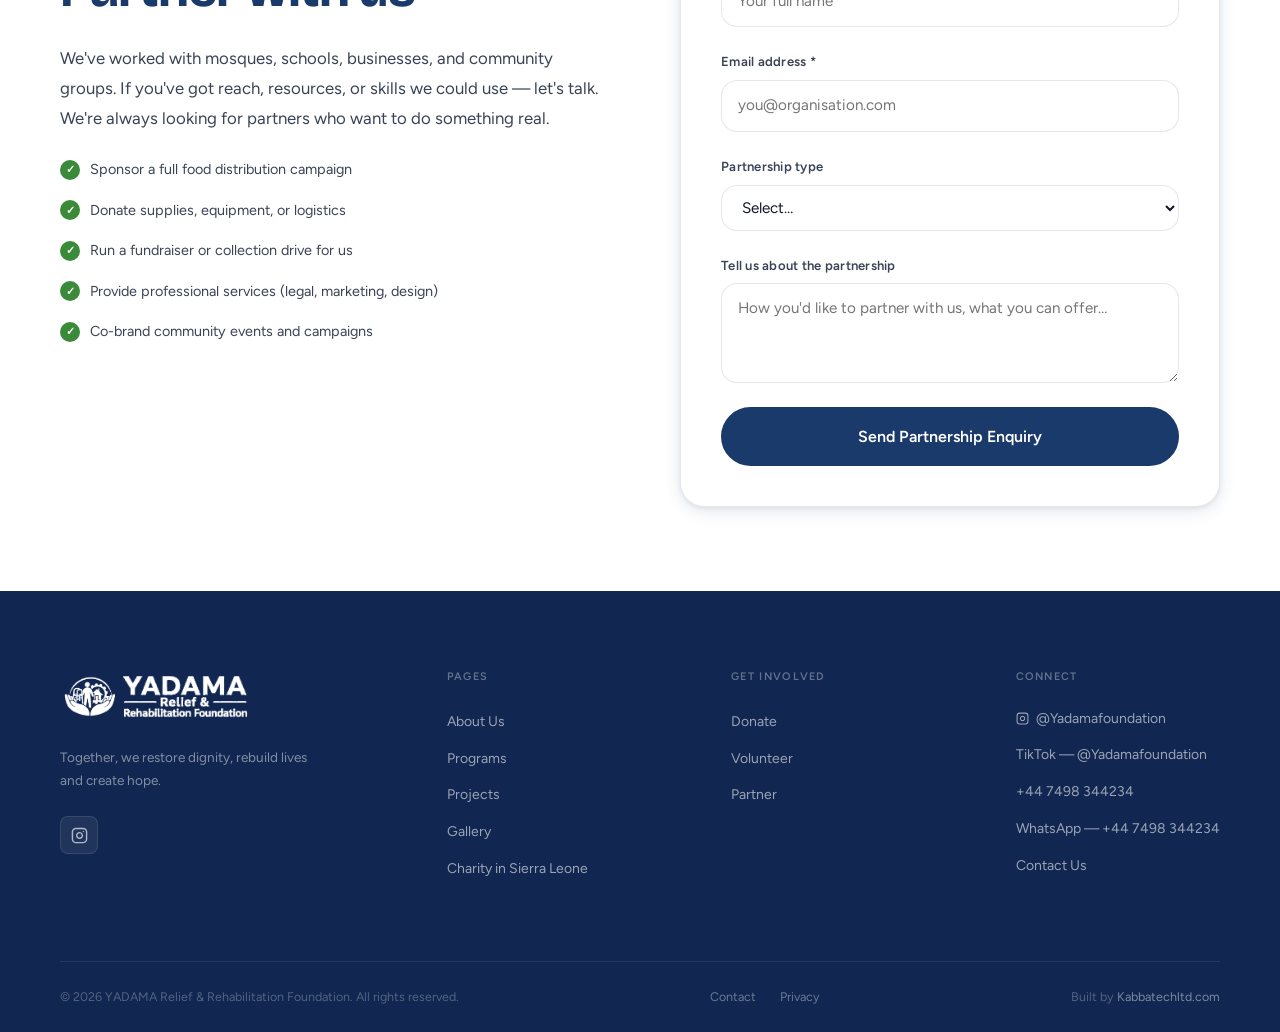
<file: get-involved.html>
﻿<!DOCTYPE html>
<html lang="en">
<head>
  <meta charset="UTF-8" />
  <meta name="viewport" content="width=1200" />
  <title>Support a Sierra Leone Charity | Donate or Volunteer | YADAMA</title>
  <meta name="description" content="Support YADAMA's rehabilitation and humanitarian charity work in Sierra Leone. Donate, volunteer, offer professional expertise or partner with our Foundation." />
  <meta name="robots" content="index, follow, max-image-preview:large" />
  <link rel="canonical" href="https://www.yadamafoundation.org/get-involved" />
  <script>document.documentElement.classList.add('js');</script>
  <link rel="preconnect" href="https://fonts.googleapis.com" />
  <link rel="preconnect" href="https://fonts.gstatic.com" crossorigin />
  <link href="https://fonts.googleapis.com/css2?family=Bricolage+Grotesque:wght@500;600;700;800&family=Figtree:wght@400;500;600;700&display=swap" rel="stylesheet" />
  <link rel="stylesheet" href="css/styles.css" />
  <style>
    /* Section dividers */
    .involve-section { padding-block: var(--space-2xl); }
    .involve-section:nth-child(odd) { background: var(--white); }
    .involve-section:nth-child(even) { background: var(--cream); }

    /* Donate boxes */
    .donate-options {
      display: grid; grid-template-columns: 1fr 1fr; gap: var(--space-xl);
      align-items: start;
    }
    @media (max-width: 820px) { .donate-options { grid-template-columns: 1fr; } }

    .donation-platform {
      background: var(--white); border-radius: var(--radius-lg);
      padding: var(--space-lg); border: 1px solid var(--border);
      box-shadow: var(--shadow-md);
      transition: transform 0.25s cubic-bezier(0.34,1.56,0.64,1), box-shadow 0.25s;
    }
    .donation-platform:hover { transform: translateY(-4px); box-shadow: var(--shadow-lg); }
    .donation-platform__logo {
      font-size: 2rem; margin-bottom: var(--space-sm);
    }
    .donation-platform__name { font-family: var(--font-display); font-size: 1.4rem; color: var(--blue); margin-bottom: var(--space-xs); }
    .donation-platform__desc { font-size: 0.9rem; color: var(--muted); margin-bottom: var(--space-md); line-height: 1.65; }

    .donate-amounts-grid { display: grid; grid-template-columns: repeat(3, 1fr); gap: 0.5rem; margin-bottom: var(--space-md); }
    .donate-amount-btn {
      padding: 0.55rem; text-align: center; border-radius: var(--radius-md);
      border: 2px solid var(--border); cursor: pointer; font-weight: 600;
      font-size: 0.875rem; color: var(--text-mid); background: var(--white);
      transition: border-color 0.2s, background 0.2s, color 0.2s;
    }
    .donate-amount-btn:hover, .donate-amount-btn.active {
      border-color: var(--green); background: rgba(58,138,58,0.06); color: var(--green);
    }
    .donate-amount-btn__desc { font-size: 0.6rem; color: var(--muted); font-weight: 400; display: block; margin-top: 0.1rem; }

    /* Volunteer form */
    .volunteer-inner {
      display: grid; grid-template-columns: 1fr 1fr; gap: var(--space-xl); align-items: start;
    }
    @media (max-width: 820px) { .volunteer-inner { grid-template-columns: 1fr; } }

    .volunteer-roles { display: flex; flex-direction: column; gap: var(--space-sm); margin-top: var(--space-md); }
    .volunteer-role {
      display: flex; gap: var(--space-sm); align-items: flex-start;
      padding: var(--space-sm) var(--space-md); background: var(--cream);
      border-radius: var(--radius-md); border: 1px solid var(--border);
    }
    .volunteer-role__icon { font-size: 1.3rem; flex-shrink: 0; }
    .volunteer-role__title { font-family: var(--font-display); font-size: 0.95rem; color: var(--blue); margin-bottom: 0.15rem; }
    .volunteer-role__desc { font-size: 0.82rem; color: var(--muted); line-height: 1.5; }

    /* Partner section */
    .partner-inner {
      display: grid; grid-template-columns: 1fr 1fr; gap: var(--space-xl); align-items: center;
    }
    @media (max-width: 820px) { .partner-inner { grid-template-columns: 1fr; } }
    .partner-benefits { display: flex; flex-direction: column; gap: var(--space-sm); margin-top: var(--space-md); }
    .partner-benefit {
      display: flex; gap: 0.6rem; align-items: flex-start;
      font-size: 0.9rem; color: var(--text-mid);
    }
    .partner-benefit::before {
      content: '\2713'; display: block; min-width: 20px; height: 20px;
      border-radius: 50%; background: var(--green); color: var(--white);
      font-size: 0.7rem; font-weight: 700; display: flex; align-items: center; justify-content: center;
      margin-top: 0.15rem;
    }

    @media (max-width: 600px) {
      .involve-section { padding-block: 3.35rem; }
      .donate-options,
      .volunteer-inner,
      .partner-inner { gap: 1.25rem; }
      .donation-platform { padding: 1.2rem; }
      .donation-platform__name { font-size: 1.25rem; }
      .donate-amount-btn { min-height: 48px; }
      .donation-platform .btn { width: 100%; }
      .volunteer-roles { gap: 0.7rem; }
      .volunteer-role { padding: 0.85rem; }
      .partner-benefits { gap: 0.75rem; }
    }
  </style>
  <link rel="icon" href="Brand_assets/yadama/favicon.ico?v=2" sizes="any" />
  <link rel="icon" type="image/png" sizes="32x32" href="Brand_assets/yadama/favicon-32x32.png?v=2" />
  <link rel="apple-touch-icon" href="Brand_assets/yadama/apple-touch-icon.png" />
  <meta name="theme-color" content="#053068" />
</head>
<body>

<div class="sticky-shell">
<div class="announce">
  Thank you to everyone who joined our official launch on 12 September 2026. Donations remain open.
  <a href="get-involved.html#donate">Donate</a>
</div>

<header class="site-header" role="banner">
  <nav class="nav container" aria-label="Main navigation">
    <a href="index.html" class="nav__logo"><img src="Brand_assets/yadama/navbar.svg" alt="YADAMA" width="42" height="42" /></a>
    <ul class="nav__links" id="nav-menu" role="list">
      <li><a href="index.html">Home</a></li><li><a href="about.html">About</a></li><li><a href="programs.html">Programs</a></li><li><a href="campaigns.html">Projects</a></li><li><a href="gallery.html">Gallery</a></li><li><a href="get-involved.html">Get Involved</a></li><li><a href="contact.html">Contact</a></li><li><a href="get-involved.html#donate" class="btn btn--green">Donate Now</a></li>
    </ul>
    <button class="nav__toggle" aria-label="Open menu" aria-expanded="false" aria-controls="nav-menu"><span></span><span></span><span></span></button>
  </nav>
</header>
</div>

<section class="page-hero" aria-label="Get Involved">
  <div class="container">
    <nav class="breadcrumb" aria-label="Breadcrumb"><a href="index.html">Home</a><span>&rsaquo;</span><span>Get Involved</span></nav>
    <p class="page-hero__eyebrow reveal">Join us</p>
    <h1 class="page-hero__title reveal">Get Involved</h1>
    <p class="page-hero__sub reveal">Together, we can create lasting change. Donate, volunteer, partner with us or help raise awareness.</p>
    <div style="display:flex;gap:var(--space-sm);justify-content:center;flex-wrap:wrap;margin-top:var(--space-lg)" class="reveal">
      <a href="#donate" class="btn btn--green btn--lg">Donate</a>
      <a href="#volunteer" class="btn btn--ghost btn--lg">Volunteer</a>
      <a href="#partner" class="btn btn--ghost btn--lg">Partner With Us</a>
    </div>
  </div>
</section>

<section class="involve-section" id="donate" aria-labelledby="donate-heading">
  <div class="container">
    <div style="text-align:center;margin-bottom:var(--space-xl)">
      <p class="section-label section-label--center reveal">Make a Donation</p>
      <h2 class="section-title section-title--center reveal" id="donate-heading">Your generosity changes lives</h2>
      <p class="section-body section-body--center reveal">Every contribution helps provide food, wheelchairs, rehabilitation equipment, community rehabilitation programmes, and support for children and adults living with disabilities.</p>
    </div>

    <div class="donate-options">

      <div class="donation-platform reveal">
        <div class="donation-platform__logo"><svg width="36" height="36" viewBox="0 0 24 24" fill="none" stroke="var(--green)" stroke-width="1.5" stroke-linecap="round" stroke-linejoin="round" aria-hidden="true"><path d="M20.84 4.61a5.5 5.5 0 0 0-7.78 0L12 5.67l-1.06-1.06a5.5 5.5 0 0 0-7.78 7.78l1.06 1.06L12 21.23l7.78-7.78 1.06-1.06a5.5 5.5 0 0 0 0-7.78z"/></svg></div>
        <h3 class="donation-platform__name">Donate via GoFundMe</h3>
        <p class="donation-platform__desc">Secure, trusted donation platform. One-off or recurring donations accepted. Share with friends and family to multiply your impact.</p>
        <div class="gfm-live">
          <p class="gfm-live__label"><span class="gfm-live__dot" aria-hidden="true"></span>Live from GoFundMe</p>
          <div class="gfm-embed" data-url="https://www.gofundme.com/f/help-yadama-restore-independence-and-dignity/widget/medium"></div>
        </div>
        <div class="donate-amounts-grid">
          <button class="donate-amount-btn" type="button">&pound;5<span class="donate-amount-btn__desc">Essential supplies</span></button>
          <button class="donate-amount-btn active" type="button">&pound;10<span class="donate-amount-btn__desc">Humanitarian aid</span></button>
          <button class="donate-amount-btn" type="button">&pound;25<span class="donate-amount-btn__desc">Food support</span></button>
          <button class="donate-amount-btn" type="button">&pound;50<span class="donate-amount-btn__desc">Rehabilitation support</span></button>
          <button class="donate-amount-btn" type="button">&pound;100<span class="donate-amount-btn__desc">Programme funding</span></button>
          <button class="donate-amount-btn" type="button">Other<span class="donate-amount-btn__desc">Any amount helps</span></button>
        </div>
        <a href="https://gofund.me/e057f15ad" class="btn btn--green btn--lg btn--full" target="_blank" rel="noopener noreferrer">
          Donate on GoFundMe
        </a>
      </div>

      <div class="donation-platform reveal">
        <div class="donation-platform__logo">
          <svg width="36" height="36" viewBox="0 0 24 24" fill="none" stroke="var(--blue)" stroke-width="1.5" stroke-linecap="round" stroke-linejoin="round" aria-hidden="true"><rect x="2" y="2" width="20" height="20" rx="5" ry="5"/><path d="M16 11.37A4 4 0 1 1 12.63 8 4 4 0 0 1 16 11.37z"/><line x1="17.5" y1="6.5" x2="17.51" y2="6.5"/></svg>
        </div>
        <h3 class="donation-platform__name">Donate via Instagram</h3>
        <p class="donation-platform__desc">Follow us at <strong>@Yadamafoundation</strong> and send a direct message to find out how to donate. We'll guide you through the process personally.</p>
        <div style="background:var(--cream);border-radius:var(--radius-md);padding:var(--space-md);margin-bottom:var(--space-md);border:1px solid var(--border)">
          <p style="font-size:0.85rem;color:var(--text-mid);line-height:1.65">
            <strong>How it works:</strong><br>
            1. Follow <a href="https://www.instagram.com/Yadamafoundation" target="_blank" rel="noopener noreferrer" style="color:var(--green);font-weight:600">@Yadamafoundation</a><br>
            2. Send a direct message saying "I'd like to donate"<br>
            3. We'll confirm payment details and send a receipt
          </p>
        </div>
        <a href="https://www.instagram.com/Yadamafoundation" class="btn btn--primary btn--lg btn--full" target="_blank" rel="noopener noreferrer">
          <svg width="18" height="18" viewBox="0 0 24 24" fill="none" stroke="currentColor" stroke-width="2" stroke-linecap="round" stroke-linejoin="round" aria-hidden="true"><rect x="2" y="2" width="20" height="20" rx="5" ry="5"/><path d="M16 11.37A4 4 0 1 1 12.63 8 4 4 0 0 1 16 11.37z"/><line x1="17.5" y1="6.5" x2="17.51" y2="6.5"/></svg>
          Message @Yadamafoundation
        </a>
        <p style="font-size:0.75rem;color:var(--muted);text-align:center;margin-top:var(--space-sm)">We respond to every message within 24 hours.</p>
      </div>
    </div>

    <div style="display:flex;gap:var(--space-xl);justify-content:center;flex-wrap:wrap;margin-top:var(--space-xl)" class="reveal">
      <div style="display:flex;align-items:center;gap:0.5rem;font-size:0.85rem;color:var(--muted)">
        <svg width="18" height="18" viewBox="0 0 24 24" fill="none" stroke="var(--green)" stroke-width="2" aria-hidden="true"><path d="M12 22s8-4 8-10V5l-8-3-8 3v7c0 6 8 10 8 10z"/></svg>
        Community-led programmes
      </div>
      <div style="display:flex;align-items:center;gap:0.5rem;font-size:0.85rem;color:var(--muted)">
        <svg width="18" height="18" viewBox="0 0 24 24" fill="none" stroke="var(--green)" stroke-width="2" aria-hidden="true"><path d="M20 12V22H4V12"/><path d="M22 7H2v5h20V7z"/><path d="M12 22V7"/></svg>
        Practical, dignity-centred support
      </div>
      <div style="display:flex;align-items:center;gap:0.5rem;font-size:0.85rem;color:var(--muted)">
        <svg width="18" height="18" viewBox="0 0 24 24" fill="none" stroke="var(--green)" stroke-width="2" aria-hidden="true"><circle cx="12" cy="12" r="10"/><path d="M12 8v4l3 3"/></svg>
        Campaigns run year-round
      </div>
    </div>
  </div>
</section>

<section class="involve-section" id="volunteer" aria-labelledby="volunteer-heading">
  <div class="container">
    <div class="volunteer-inner">
      <div>
        <p class="section-label reveal">Volunteer With Us</p>
        <h2 class="section-title reveal" id="volunteer-heading">Give your time, expertise or voice</h2>
        <p class="section-body reveal">Volunteers are at the heart of our work. Whether you give your time, share professional expertise, help deliver programmes or raise awareness, your support makes a meaningful difference.</p>
        <div class="volunteer-roles">
          <div class="volunteer-role reveal">
            <div class="volunteer-role__icon" aria-hidden="true"><svg width="22" height="22" viewBox="0 0 24 24" fill="none" stroke="var(--green)" stroke-width="1.5" stroke-linecap="round" stroke-linejoin="round" aria-hidden="true"><path d="M21 16V8a2 2 0 0 0-1-1.73l-7-4a2 2 0 0 0-2 0l-7 4A2 2 0 0 0 3 8v8a2 2 0 0 0 1 1.73l7 4a2 2 0 0 0 2 0l7-4A2 2 0 0 0 21 16z"/><polyline points="3.27 6.96 12 12.01 20.73 6.96"/><line x1="12" y1="22.08" x2="12" y2="12"/></svg></div>
            <div>
              <h4 class="volunteer-role__title">Packing Volunteer</h4>
              <p class="volunteer-role__desc">Help us sort and pack food parcels at our distribution events.</p>
            </div>
          </div>
          <div class="volunteer-role reveal">
            <div class="volunteer-role__icon" aria-hidden="true"><svg width="22" height="22" viewBox="0 0 24 24" fill="none" stroke="var(--green)" stroke-width="1.5" stroke-linecap="round" stroke-linejoin="round" aria-hidden="true"><rect x="1" y="3" width="15" height="13"/><polygon points="16 8 20 8 23 11 23 16 16 16 16 8"/><circle cx="5.5" cy="18.5" r="2.5"/><circle cx="18.5" cy="18.5" r="2.5"/></svg></div>
            <div>
              <h4 class="volunteer-role__title">Delivery Driver</h4>
              <p class="volunteer-role__desc">Help deliver parcels directly to families who cannot travel.</p>
            </div>
          </div>
          <div class="volunteer-role reveal">
            <div class="volunteer-role__icon" aria-hidden="true"><svg width="22" height="22" viewBox="0 0 24 24" fill="none" stroke="var(--green)" stroke-width="1.5" stroke-linecap="round" stroke-linejoin="round" aria-hidden="true"><circle cx="18" cy="5" r="3"/><circle cx="6" cy="12" r="3"/><circle cx="18" cy="19" r="3"/><line x1="8.59" y1="13.51" x2="15.42" y2="17.49"/><line x1="15.41" y1="6.51" x2="8.59" y2="10.49"/></svg></div>
            <div>
              <h4 class="volunteer-role__title">Social Media &amp; Outreach</h4>
              <p class="volunteer-role__desc">Help us spread the word, grow our audience, and reach more donors.</p>
            </div>
          </div>
          <div class="volunteer-role reveal">
            <div class="volunteer-role__icon" aria-hidden="true"><svg width="22" height="22" viewBox="0 0 24 24" fill="none" stroke="var(--green)" stroke-width="1.5" stroke-linecap="round" stroke-linejoin="round" aria-hidden="true"><path d="M3 9l9-7 9 7v11a2 2 0 0 1-2 2H5a2 2 0 0 1-2-2z"/><polyline points="9 22 9 12 15 12 15 22"/></svg></div>
            <div>
              <h4 class="volunteer-role__title">Community Outreach</h4>
              <p class="volunteer-role__desc">Visit elderly and isolated residents to check on their wellbeing.</p>
            </div>
          </div>
        </div>
      </div>

      <div>
        <div style="background:var(--white);border-radius:var(--radius-lg);padding:var(--space-lg);border:1px solid var(--border);box-shadow:var(--shadow-md)" class="reveal">
          <h3 style="font-family:var(--font-display);font-size:1.3rem;color:var(--blue);margin-bottom:var(--space-md)">Sign Up to Volunteer</h3>
          <form class="form js-contact-form" novalidate>
            <div class="form-row">
              <div class="form-group">
                <label for="v-first">First name *</label>
                <input type="text" id="v-first" name="first_name" placeholder="Your first name" required />
              </div>
              <div class="form-group">
                <label for="v-last">Last name *</label>
                <input type="text" id="v-last" name="last_name" placeholder="Your last name" required />
              </div>
            </div>
            <div class="form-group">
              <label for="v-email">Email address *</label>
              <input type="email" id="v-email" name="email" placeholder="you@example.com" required />
            </div>
            <div class="form-group">
              <label for="v-phone">Phone number</label>
              <input type="tel" id="v-phone" name="phone" placeholder="+44 7700 000000" />
            </div>
            <div class="form-group">
              <label for="v-role">Role you're interested in</label>
              <select id="v-role" name="role">
                <option value="">Select a role&hellip;</option>
                <option value="packing">Packing Volunteer</option>
                <option value="delivery">Delivery Driver</option>
                <option value="social">Social Media &amp; Outreach</option>
                <option value="community">Community Outreach</option>
                <option value="general">General Volunteering</option>
              </select>
            </div>
            <div class="form-group">
              <label for="v-message">Tell us about yourself</label>
              <textarea id="v-message" name="message" placeholder="Why you'd like to volunteer, your availability, any relevant skills&hellip;" style="min-height:100px"></textarea>
            </div>
            <button type="submit" class="btn btn--green btn--lg btn--full">Submit Volunteer Application</button>
          </form>
        </div>
      </div>
    </div>
  </div>
</section>

<section class="involve-section" id="partner" aria-labelledby="partner-heading">
  <div class="container">
    <div class="partner-inner">
      <div>
        <p class="section-label reveal">Partner With Us</p>
        <h2 class="section-title reveal" id="partner-heading">Partner with us</h2>
        <p class="section-body reveal">
          We've worked with mosques, schools, businesses, and community groups. If you've got reach, resources, or skills we could use &mdash; let's talk. We're always looking for partners who want to do something real.
        </p>
        <div class="partner-benefits">
          <div class="partner-benefit reveal">Sponsor a full food distribution campaign</div>
          <div class="partner-benefit reveal">Donate supplies, equipment, or logistics</div>
          <div class="partner-benefit reveal">Run a fundraiser or collection drive for us</div>
          <div class="partner-benefit reveal">Provide professional services (legal, marketing, design)</div>
          <div class="partner-benefit reveal">Co-brand community events and campaigns</div>
        </div>
      </div>

      <div class="reveal">
        <div style="background:var(--white);border-radius:var(--radius-lg);padding:var(--space-lg);border:1px solid var(--border);box-shadow:var(--shadow-md)">
          <h3 style="font-family:var(--font-display);font-size:1.3rem;color:var(--blue);margin-bottom:var(--space-md)">Get in Touch</h3>
          <form class="form js-contact-form" novalidate>
            <div class="form-group">
              <label for="p-org">Organisation name *</label>
              <input type="text" id="p-org" name="organisation" placeholder="Your organisation" required />
            </div>
            <div class="form-group">
              <label for="p-name">Your name *</label>
              <input type="text" id="p-name" name="name" placeholder="Your full name" required />
            </div>
            <div class="form-group">
              <label for="p-email">Email address *</label>
              <input type="email" id="p-email" name="email" placeholder="you@organisation.com" required />
            </div>
            <div class="form-group">
              <label for="p-type">Partnership type</label>
              <select id="p-type" name="partnership_type">
                <option value="">Select&hellip;</option>
                <option value="sponsor">Campaign Sponsor</option>
                <option value="supplies">Donate Supplies</option>
                <option value="fundraiser">Run a Fundraiser</option>
                <option value="services">Professional Services</option>
                <option value="other">Other</option>
              </select>
            </div>
            <div class="form-group">
              <label for="p-message">Tell us about the partnership</label>
              <textarea id="p-message" name="message" placeholder="How you'd like to partner with us, what you can offer&hellip;" style="min-height:100px"></textarea>
            </div>
            <button type="submit" class="btn btn--primary btn--lg btn--full">Send Partnership Enquiry</button>
          </form>
        </div>
      </div>
    </div>
  </div>
</section>

<footer class="site-footer" role="contentinfo">
  <div class="container">
    <div class="footer__inner">
      <div class="footer__brand"><div class="footer__logo"><img src="Brand_assets/yadama/footer-logo.png" alt="YADAMA" width="50" height="50" loading="lazy" /></div><p class="footer__brand-desc">Together, we restore dignity, rebuild lives and create hope.</p><div class="footer__social"><a href="https://www.instagram.com/Yadamafoundation" class="social-link" target="_blank" rel="noopener noreferrer" aria-label="Instagram"><svg width="17" height="17" viewBox="0 0 24 24" fill="none" stroke="currentColor" stroke-width="2" stroke-linecap="round" stroke-linejoin="round" aria-hidden="true"><rect x="2" y="2" width="20" height="20" rx="5" ry="5"/><path d="M16 11.37A4 4 0 1 1 12.63 8 4 4 0 0 1 16 11.37z"/><line x1="17.5" y1="6.5" x2="17.51" y2="6.5"/></svg></a></div></div>
      <div class="footer__col"><h4>Pages</h4><ul><li><a href="about.html">About Us</a></li><li><a href="programs.html">Programs</a></li><li><a href="campaigns.html">Projects</a></li><li><a href="gallery.html">Gallery</a></li><li><a href="charity-sierra-leone.html">Charity in Sierra Leone</a></li></ul></div>
      <div class="footer__col"><h4>Get Involved</h4><ul><li><a href="get-involved.html#donate">Donate</a></li><li><a href="get-involved.html#volunteer">Volunteer</a></li><li><a href="get-involved.html#partner">Partner</a></li></ul></div>
      <div class="footer__col"><h4>Connect</h4><ul><li><a href="https://www.instagram.com/Yadamafoundation" class="footer__insta-link" target="_blank" rel="noopener noreferrer"><svg width="13" height="13" viewBox="0 0 24 24" fill="none" stroke="currentColor" stroke-width="2" aria-hidden="true"><rect x="2" y="2" width="20" height="20" rx="5" ry="5"/><path d="M16 11.37A4 4 0 1 1 12.63 8 4 4 0 0 1 16 11.37z"/><line x1="17.5" y1="6.5" x2="17.51" y2="6.5"/></svg>@Yadamafoundation</a></li><li><a href="https://www.tiktok.com/@Yadamafoundation" target="_blank" rel="noopener noreferrer">TikTok &mdash; @Yadamafoundation</a></li><li><a href="tel:+447498344234">+44 7498 344234</a></li><li><a href="https://wa.me/447498344234" target="_blank" rel="noopener noreferrer">WhatsApp &mdash; +44 7498 344234</a></li><li><a href="contact.html">Contact Us</a></li></ul></div>
    </div>
    <div class="footer__bottom"><p>&#169; 2026 YADAMA Relief &amp; Rehabilitation Foundation. All rights reserved.</p><nav class="footer__bottom-links"><a href="contact.html">Contact</a><a href="#">Privacy</a></nav><span class="footer__credit">Built by <a href="https://kabbatechltd.com" target="_blank" rel="noopener noreferrer">Kabbatechltd.com</a></span></div>
  </div>
</footer>
<script src="js/main.js"></script>
<script defer src="https://www.gofundme.com/static/js/embed.js"></script>
<script>
  document.querySelectorAll('.donate-amount-btn').forEach(btn => {
    btn.addEventListener('click', () => {
      btn.closest('.donate-amounts-grid').querySelectorAll('.donate-amount-btn').forEach(b => b.classList.remove('active'));
      btn.classList.add('active');
    });
  });
  // Each form handles independently
  document.querySelectorAll('.js-contact-form').forEach(form => {
    form.addEventListener('submit', e => {
      e.preventDefault();
      const btn = form.querySelector('button[type="submit"]');
      btn.textContent = 'Submitted \u2014 we\'ll be in touch soon!';
      btn.disabled = true;
      btn.style.background = 'var(--green)';
      btn.style.borderColor = 'var(--green)';
    });
  });
</script>
</body>
</html>
</file>
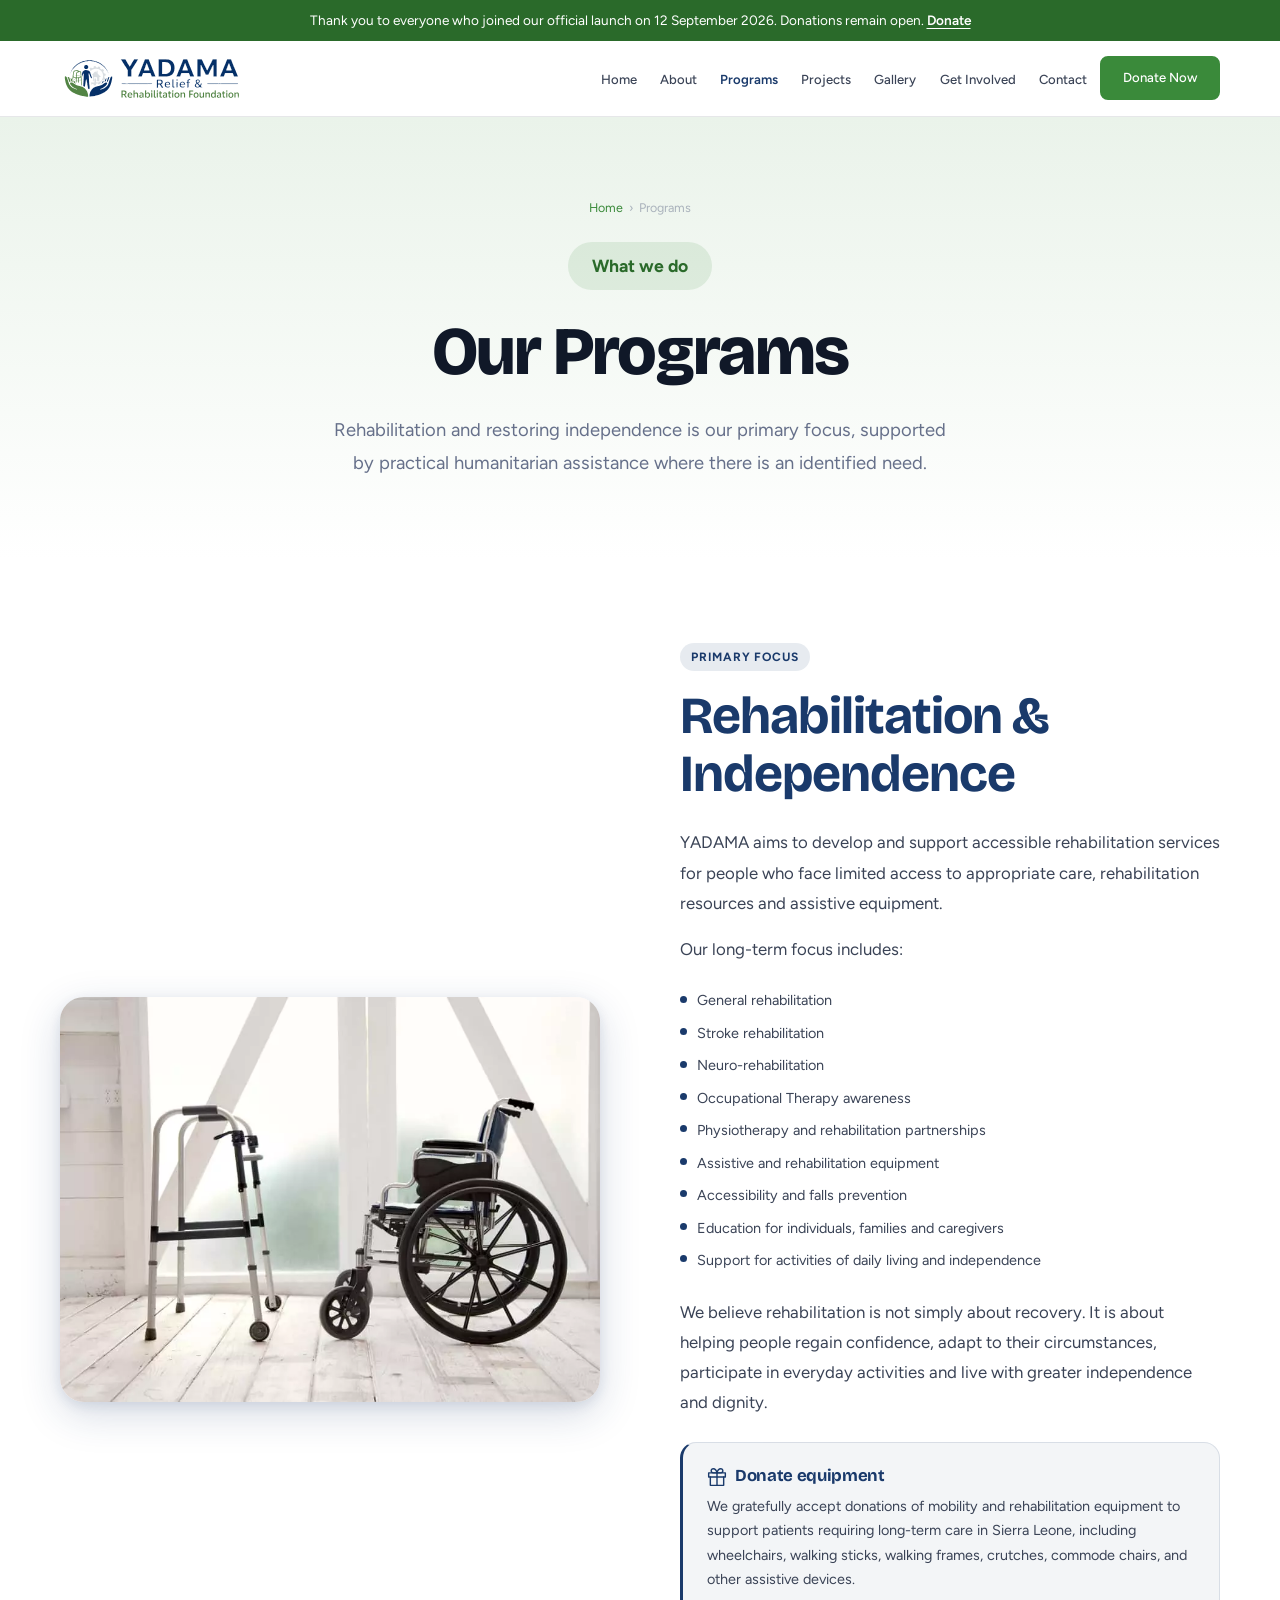
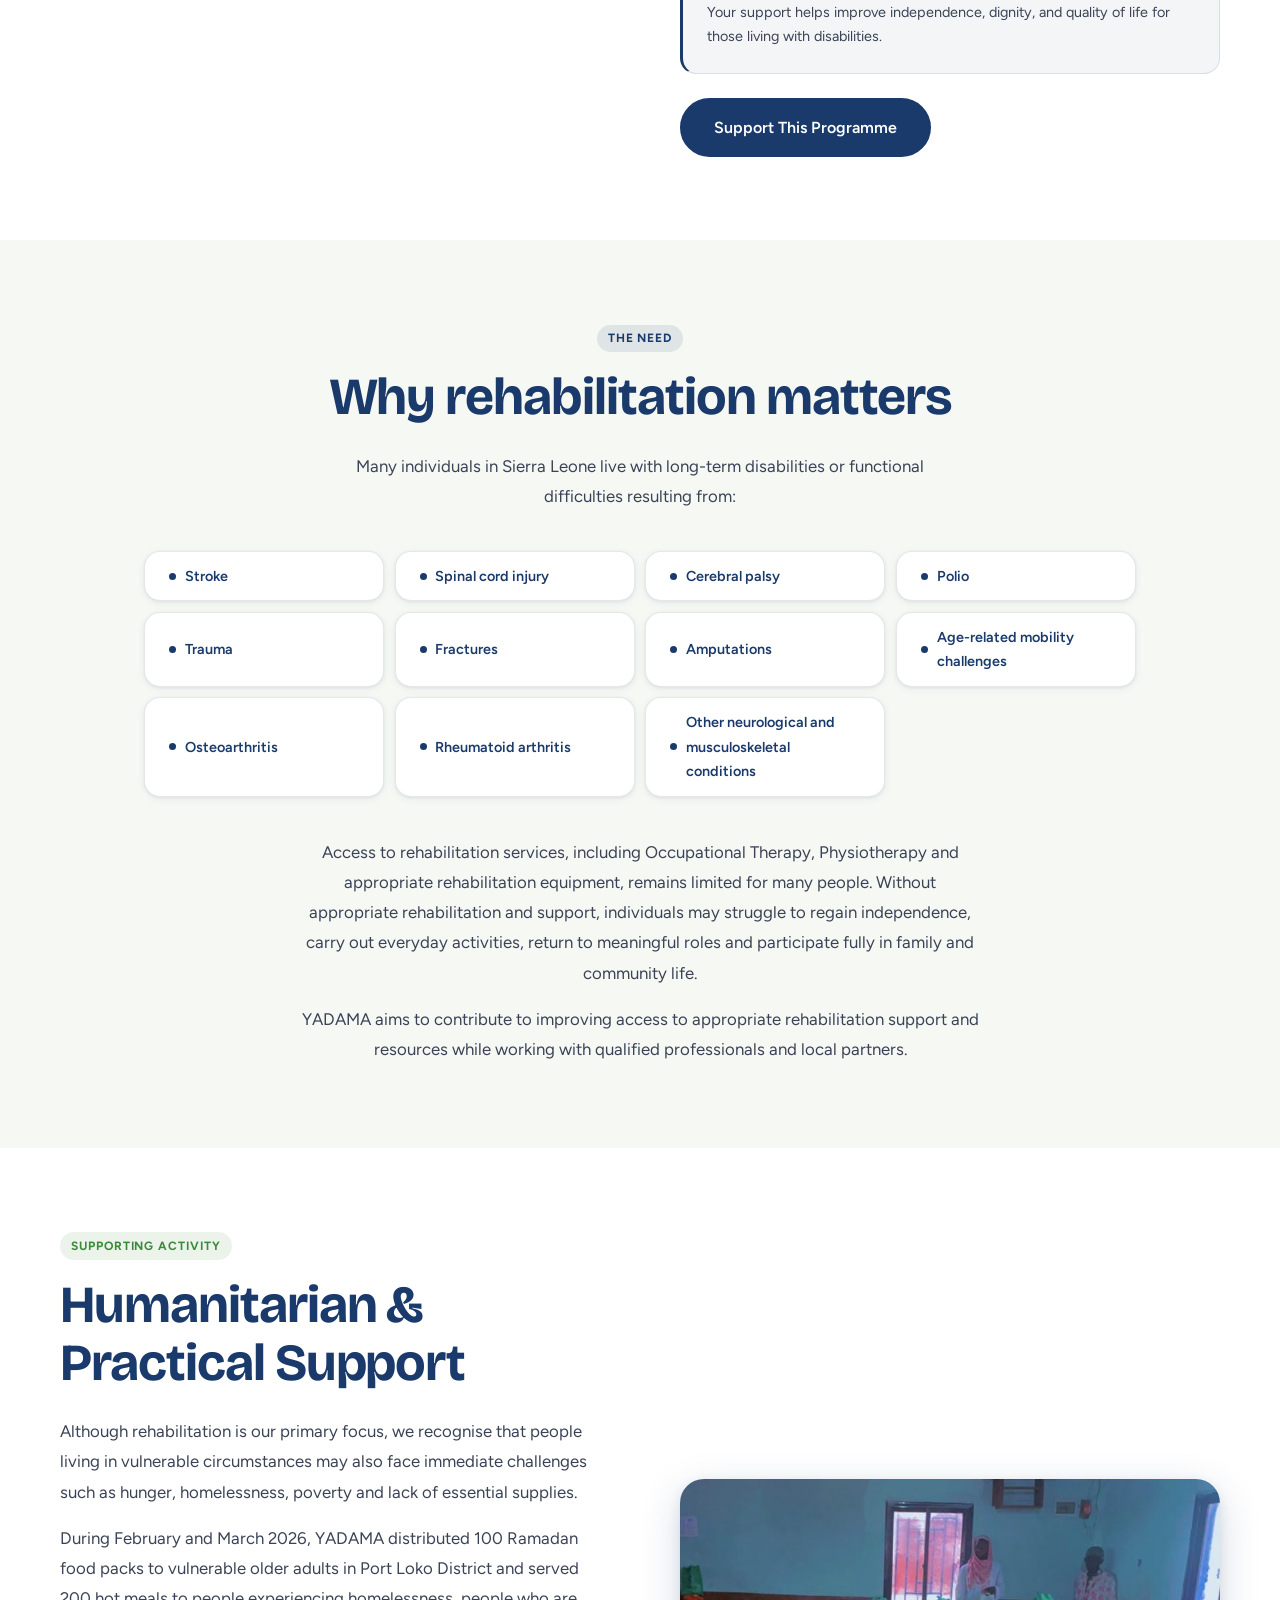
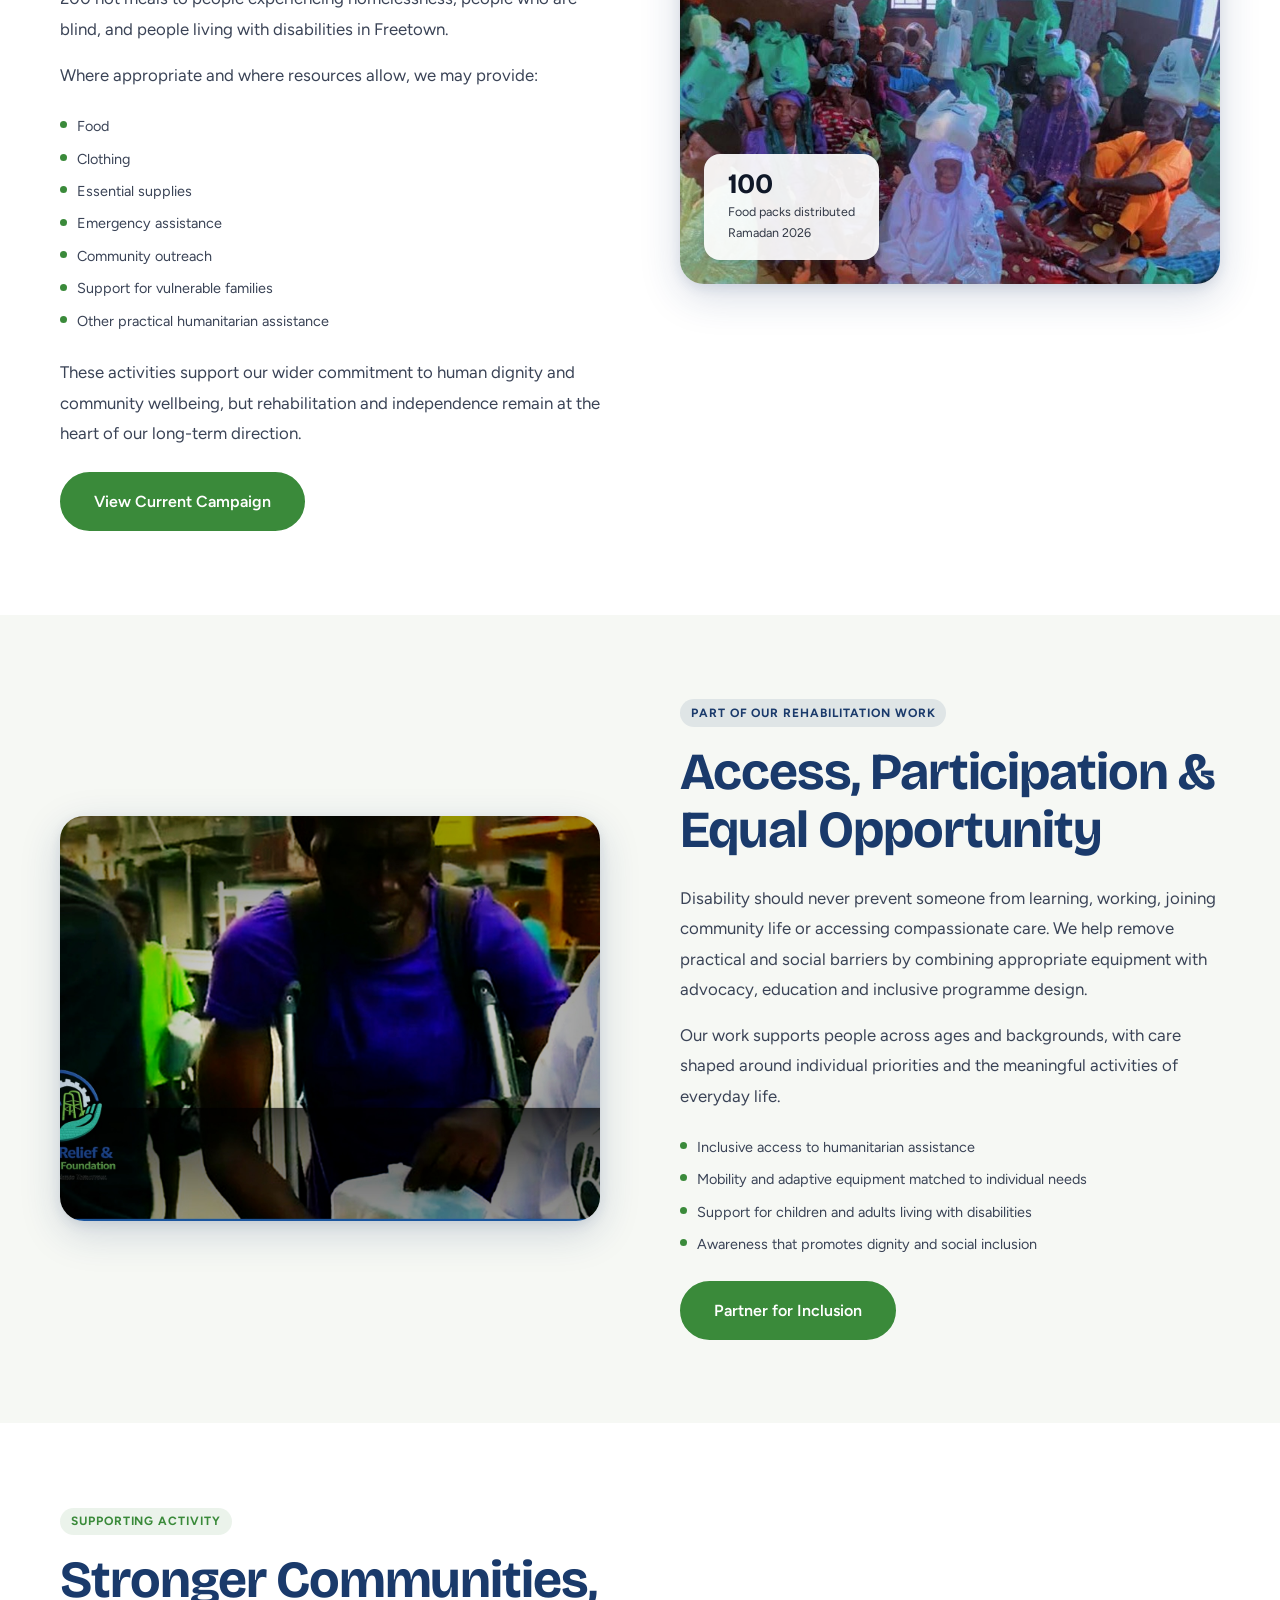
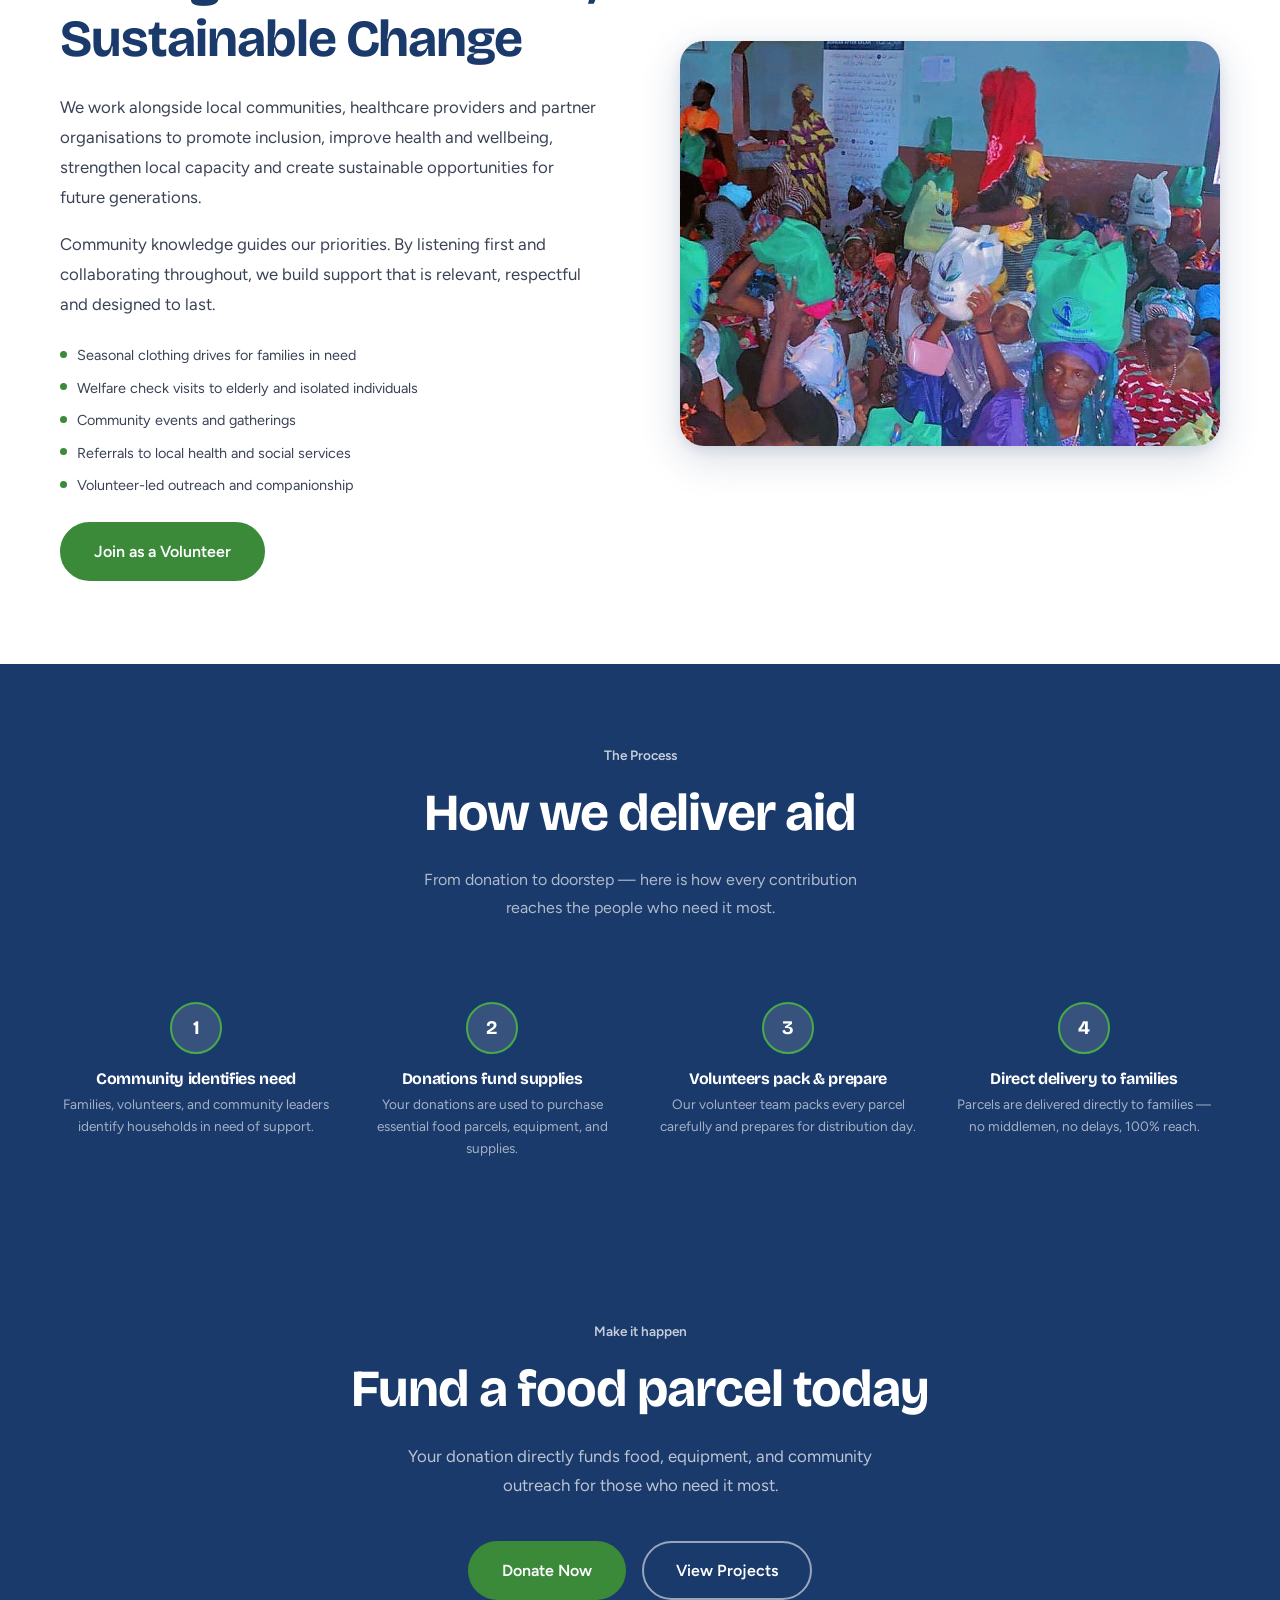
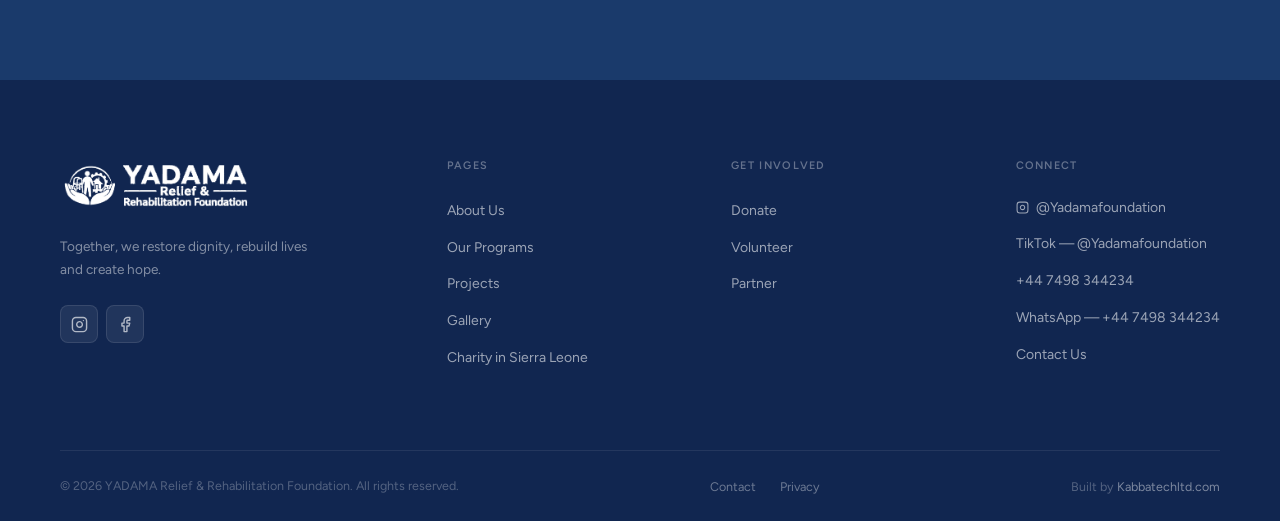
<file: programs.html>
﻿<!DOCTYPE html>
<html lang="en">
<head>
  <meta charset="UTF-8" />
  <meta name="viewport" content="width=1200" />
  <title>Rehabilitation &amp; Humanitarian Programs in Sierra Leone | YADAMA</title>
  <meta name="description" content="Rehabilitation and restoring independence is YADAMA's primary focus — stroke and neuro-rehabilitation, Occupational Therapy awareness, assistive equipment and accessibility — supported by practical humanitarian assistance." />
  <meta name="robots" content="index, follow, max-image-preview:large" />
  <link rel="canonical" href="https://www.yadamafoundation.org/programs" />
  <script>document.documentElement.classList.add('js');</script>
  <link rel="preconnect" href="https://fonts.googleapis.com" />
  <link rel="preconnect" href="https://fonts.gstatic.com" crossorigin />
  <link href="https://fonts.googleapis.com/css2?family=Bricolage+Grotesque:wght@500;600;700;800&family=Figtree:wght@400;500;600;700&display=swap" rel="stylesheet" />
  <link rel="stylesheet" href="css/styles.css" />
  <style>
    .program-section {
      padding-block: var(--space-2xl);
    }
    .program-section:nth-child(odd) { background: var(--white); }
    .program-section:nth-child(even) { background: var(--cream); }

    .program-inner {
      display: grid; grid-template-columns: 1fr 1fr;
      gap: var(--space-xl); align-items: center;
    }
    .program-inner--reverse { direction: rtl; }
    .program-inner--reverse > * { direction: ltr; }
    @media (max-width: 820px) {
      .program-inner { grid-template-columns: 1fr; }
      .program-inner--reverse { direction: ltr; }
    }

    .program-img { aspect-ratio: 4/3; }

    .program-tag {
      display: inline-flex; align-items: center; gap: 0.5rem;
      padding: 0.3em 0.9em; border-radius: var(--radius-full);
      font-size: 0.75rem; font-weight: 700;
      letter-spacing: 0.08em; text-transform: uppercase;
      margin-bottom: var(--space-sm);
    }
    .program-tag--food  { background: rgba(58,138,58,0.1);  color: var(--green); }
    .program-tag--rehab { background: rgba(26,58,107,0.1);  color: var(--blue);  }
    .program-tag--comm  { background: rgba(58,138,58,0.1);  color: var(--green); }

    .program-list { margin-top: var(--space-md); display: flex; flex-direction: column; gap: 0.5rem; }
    .program-list li {
      display: flex; align-items: flex-start; gap: 0.6rem;
      font-size: 0.9rem; color: var(--text-mid);
    }
    .program-list li::before {
      content: ''; display: block; width: 7px; height: 7px; min-width: 7px;
      border-radius: 50%; background: var(--green); margin-top: 0.45rem;
    }
    .program-list--blue li::before { background: var(--blue); }
    .program-list--gold  li::before { background: var(--green); }

    /* In-kind donation appeal — a distinct ask, not another service claim */
    .program-appeal {
      margin-top: var(--space-md);
      padding: var(--space-md);
      background: rgba(26,58,107,0.05);
      border: 1px solid rgba(26,58,107,0.12);
      border-left: 3px solid var(--blue);
      border-radius: var(--radius-md);
    }
    .program-appeal__title {
      display: flex; align-items: center; gap: 0.5rem;
      font-family: var(--font-display); font-size: 1.05rem;
      color: var(--blue); margin-bottom: 0.45rem;
    }
    .program-appeal__title svg { flex: 0 0 auto; }
    .program-appeal p { font-size: 0.9rem; color: var(--text-mid); line-height: 1.7; }
    .program-appeal p + p { margin-top: 0.5rem; }

    /* Why rehabilitation matters — the conditions behind the need */
    .condition-list {
      display: grid; grid-template-columns: repeat(auto-fit, minmax(min(210px, 100%), 1fr));
      gap: 0.65rem; list-style: none; margin: 0 auto; max-width: 62rem;
    }
    .condition-list li {
      display: flex; align-items: center; gap: 0.55rem;
      padding: 0.75rem var(--space-md);
      background: var(--white); border: 1px solid var(--border);
      border-radius: var(--radius-md); box-shadow: var(--shadow-sm);
      font-size: 0.9rem; font-weight: 600; color: var(--blue);
    }
    .condition-list li::before {
      content: ''; flex: 0 0 auto; width: 7px; height: 7px;
      border-radius: 50%; background: var(--blue);
    }
    .why-note { max-width: 68ch; margin: var(--space-lg) auto 0; text-align: center; }
    .why-note .section-body { max-width: none; }

    /* How it works */
    .how-it-works { background: var(--blue); padding-block: var(--space-xl); }
    .how-steps {
      display: grid; grid-template-columns: repeat(4, 1fr); gap: var(--space-md);
      margin-top: var(--space-xl);
    }
    @media (max-width: 768px) { .how-steps { grid-template-columns: repeat(2, 1fr); } }
    @media (max-width: 480px) { .how-steps { grid-template-columns: 1fr; } }
    .how-step { text-align: center; }
    .how-step__num {
      width: 52px; height: 52px; border-radius: 50%;
      background: rgba(255,255,255,0.12); border: 2px solid var(--green-light);
      display: flex; align-items: center; justify-content: center;
      font-family: var(--font-display); font-size: 1.2rem; font-weight: 700;
      color: var(--white); margin: 0 auto var(--space-sm);
    }
    .how-step__title { font-family: var(--font-display); color: var(--white); font-size: 1rem; margin-bottom: 0.4rem; }
    .how-step__desc { font-size: 0.85rem; color: rgba(255,255,255,0.6); line-height: 1.6; }

    @media (max-width: 600px) {
      .program-section { padding-block: 3.35rem; }
      .program-inner { gap: 1.5rem; }
      .program-img { aspect-ratio: 4 / 3; }
      .program-tag { margin-bottom: 0.75rem; }
      .program-list { gap: 0.65rem; }
      .program-list li { font-size: 0.9rem; line-height: 1.55; }
      .program-inner .btn { width: 100%; }
      .how-it-works { padding-block: 3.35rem; }
      .how-steps {
        grid-template-columns: repeat(2, minmax(0, 1fr));
        gap: 1.4rem 1rem;
        margin-top: 1.75rem;
      }
      .how-step__num { width: 46px; height: 46px; }
    }
  </style>
  <link rel="icon" href="Brand_assets/yadama/favicon.ico?v=2" sizes="any" />
  <link rel="icon" type="image/png" sizes="32x32" href="Brand_assets/yadama/favicon-32x32.png?v=2" />
  <link rel="apple-touch-icon" href="Brand_assets/yadama/apple-touch-icon.png" />
  <meta name="theme-color" content="#053068" />
</head>
<body>

<div class="sticky-shell">
<div class="announce">
  Thank you to everyone who joined our official launch on 12 September 2026. Donations remain open.
  <a href="get-involved.html#donate">Donate</a>
</div>

<header class="site-header" role="banner">
  <nav class="nav container" aria-label="Main navigation">
    <a href="index.html" class="nav__logo">
      <img src="Brand_assets/yadama/navbar.svg" alt="YADAMA Relief &amp; Rehabilitation Foundation" width="42" height="42" />
      
    </a>
    <ul class="nav__links" id="nav-menu" role="list">
      <li><a href="index.html">Home</a></li>
      <li><a href="about.html">About</a></li>
      <li><a href="programs.html">Programs</a></li>
      <li><a href="campaigns.html">Projects</a></li>
      <li><a href="gallery.html">Gallery</a></li>
      <li><a href="get-involved.html">Get Involved</a></li>
      <li><a href="contact.html">Contact</a></li>
      <li><a href="get-involved.html#donate" class="btn btn--green">Donate Now</a></li>
    </ul>
    <button class="nav__toggle" aria-label="Open menu" aria-expanded="false" aria-controls="nav-menu"><span></span><span></span><span></span></button>
  </nav>
</header>
</div>

<section class="page-hero" aria-label="Our Programs">
  <div class="container">
    <nav class="breadcrumb" aria-label="Breadcrumb"><a href="index.html">Home</a><span>›</span><span>Programs</span></nav>
    <p class="page-hero__eyebrow reveal">What we do</p>
    <h1 class="page-hero__title reveal">Our Programs</h1>
    <p class="page-hero__sub reveal">Rehabilitation and restoring independence is our primary focus, supported by practical humanitarian assistance where there is an identified need.</p>
  </div>
</section>

<section class="program-section" id="rehab" aria-labelledby="rehab-heading">
  <div class="container">
    <div class="program-inner">
      <div class="img-wrap program-img reveal">
        <img src="images/rehab.webp" alt="Assistive equipment — wheelchair and walking aid — provided by YADAMA" width="600" height="450" loading="lazy" />
      </div>
      <div>
        <span class="program-tag program-tag--rehab reveal">Primary focus</span>
        <h2 class="section-title reveal" id="rehab-heading">Rehabilitation &amp; Independence</h2>
        <p class="section-body reveal">
          YADAMA aims to develop and support accessible rehabilitation services for people who face limited access to appropriate care, rehabilitation resources and assistive equipment.
        </p>
        <p class="section-body reveal" style="margin-top:var(--space-sm)">
          Our long-term focus includes:
        </p>
        <ul class="program-list program-list--blue reveal">
          <li>General rehabilitation</li>
          <li>Stroke rehabilitation</li>
          <li>Neuro-rehabilitation</li>
          <li>Occupational Therapy awareness</li>
          <li>Physiotherapy and rehabilitation partnerships</li>
          <li>Assistive and rehabilitation equipment</li>
          <li>Accessibility and falls prevention</li>
          <li>Education for individuals, families and caregivers</li>
          <li>Support for activities of daily living and independence</li>
        </ul>
        <p class="section-body reveal" style="margin-top:var(--space-md)">
          We believe rehabilitation is not simply about recovery. It is about helping people regain confidence, adapt to their circumstances, participate in everyday activities and live with greater independence and dignity.
        </p>
        <div class="program-appeal reveal">
          <h3 class="program-appeal__title">
            <svg width="20" height="20" viewBox="0 0 24 24" fill="none" stroke="var(--blue)" stroke-width="1.7" stroke-linecap="round" stroke-linejoin="round" aria-hidden="true"><polyline points="20 12 20 22 4 22 4 12"/><rect x="2" y="7" width="20" height="5"/><line x1="12" y1="22" x2="12" y2="7"/><path d="M12 7H7.5a2.5 2.5 0 0 1 0-5C11 2 12 7 12 7z"/><path d="M12 7h4.5a2.5 2.5 0 0 0 0-5C13 2 12 7 12 7z"/></svg>
            Donate equipment
          </h3>
          <p>We gratefully accept donations of mobility and rehabilitation equipment to support patients requiring long-term care in Sierra Leone, including wheelchairs, walking sticks, walking frames, crutches, commode chairs, and other assistive devices.</p>
          <p>Your support helps improve independence, dignity, and quality of life for those living with disabilities.</p>
        </div>
        <a href="get-involved.html#donate" class="btn btn--primary btn--lg reveal" style="margin-top:var(--space-md)">Support This Programme</a>
      </div>
    </div>
  </div>
</section>


<section class="program-section" id="why-rehab" aria-labelledby="why-heading">
  <div class="container">
    <div style="text-align:center;margin-bottom:var(--space-lg)">
      <span class="program-tag program-tag--rehab reveal">The need</span>
      <h2 class="section-title section-title--center reveal" id="why-heading">Why rehabilitation matters</h2>
      <p class="section-body section-body--center reveal">Many individuals in Sierra Leone live with long-term disabilities or functional difficulties resulting from:</p>
    </div>
    <ul class="condition-list reveal">
      <li>Stroke</li><li>Spinal cord injury</li><li>Cerebral palsy</li><li>Polio</li>
      <li>Trauma</li><li>Fractures</li><li>Amputations</li><li>Age-related mobility challenges</li>
      <li>Osteoarthritis</li><li>Rheumatoid arthritis</li>
      <li>Other neurological and musculoskeletal conditions</li>
    </ul>
    <div class="why-note">
      <p class="section-body reveal">Access to rehabilitation services, including Occupational Therapy, Physiotherapy and appropriate rehabilitation equipment, remains limited for many people. Without appropriate rehabilitation and support, individuals may struggle to regain independence, carry out everyday activities, return to meaningful roles and participate fully in family and community life.</p>
      <p class="section-body reveal" style="margin-top:var(--space-sm)">YADAMA aims to contribute to improving access to appropriate rehabilitation support and resources while working with qualified professionals and local partners.</p>
    </div>
  </div>
</section>
<section class="program-section" id="food" aria-labelledby="food-heading">
  <div class="container">
    <div class="program-inner program-inner--reverse">
      <div class="img-wrap program-img reveal">
        <img src="images/gallery-food-community.jpg" alt="Older adults and community members gathered with food-support bags in Port Loko" width="820" height="607" loading="lazy" />
        <div class="img-wrap--badge">
          <div class="img-wrap--badge-num">100</div>
          <div class="img-wrap--badge-text">Food packs distributed<br>Ramadan 2026</div>
        </div>
      </div>
      <div>
        <span class="program-tag program-tag--food reveal">Supporting activity</span>
        <h2 class="section-title reveal" id="food-heading">Humanitarian &amp; Practical Support</h2>
        <p class="section-body reveal">
          Although rehabilitation is our primary focus, we recognise that people living in vulnerable circumstances may also face immediate challenges such as hunger, homelessness, poverty and lack of essential supplies.
        </p>
        <p class="section-body reveal" style="margin-top:var(--space-sm)">
          During February and March 2026, YADAMA distributed 100 Ramadan food packs to vulnerable older adults in Port Loko District and served 200 hot meals to people experiencing homelessness, people who are blind, and people living with disabilities in Freetown.
        </p>
        <p class="section-body reveal" style="margin-top:var(--space-sm)">
          Where appropriate and where resources allow, we may provide:
        </p>
        <ul class="program-list reveal">
          <li>Food</li>
          <li>Clothing</li>
          <li>Essential supplies</li>
          <li>Emergency assistance</li>
          <li>Community outreach</li>
          <li>Support for vulnerable families</li>
          <li>Other practical humanitarian assistance</li>
        </ul>
        <p class="section-body reveal" style="margin-top:var(--space-md)">
          These activities support our wider commitment to human dignity and community wellbeing, but rehabilitation and independence remain at the heart of our long-term direction.
        </p>
        <a href="campaigns.html" class="btn btn--green btn--lg reveal" style="margin-top:var(--space-md)">View Current Campaign</a>
      </div>
    </div>
  </div>
</section>

<section class="program-section" id="inclusion" aria-labelledby="inclusion-heading">
  <div class="container">
    <div class="program-inner">
      <div class="img-wrap program-img reveal">
        <img src="images/wheelchair-outreach.jpg" alt="A family receiving inclusive community support from YADAMA" width="600" height="450" loading="lazy" />
      </div>
      <div>
        <span class="program-tag program-tag--rehab reveal">Part of our rehabilitation work</span>
        <h2 class="section-title reveal" id="inclusion-heading">Access, Participation &amp; Equal Opportunity</h2>
        <p class="section-body reveal">
          Disability should never prevent someone from learning, working, joining community life or accessing compassionate care. We help remove practical and social barriers by combining appropriate equipment with advocacy, education and inclusive programme design.
        </p>
        <p class="section-body reveal" style="margin-top:var(--space-sm)">
          Our work supports people across ages and backgrounds, with care shaped around individual priorities and the meaningful activities of everyday life.
        </p>
        <ul class="program-list reveal">
          <li>Inclusive access to humanitarian assistance</li>
          <li>Mobility and adaptive equipment matched to individual needs</li>
          <li>Support for children and adults living with disabilities</li>
          <li>Awareness that promotes dignity and social inclusion</li>
        </ul>
        <a href="get-involved.html#partner" class="btn btn--green btn--lg reveal" style="margin-top:var(--space-md)">Partner for Inclusion</a>
      </div>
    </div>
  </div>
</section>

<section class="program-section" id="community" aria-labelledby="comm-heading">
  <div class="container">
    <div class="program-inner program-inner--reverse">
      <div class="img-wrap program-img reveal">
        <img src="images/community-dist-clean.jpg" alt="Community members gathered at the Ramadan distribution with foundation bags" width="1115" height="787" loading="lazy" style="object-position: 65% center;" />
      </div>
      <div>
        <span class="program-tag program-tag--comm reveal">Supporting activity</span>
        <h2 class="section-title reveal" id="comm-heading">Stronger Communities, Sustainable Change</h2>
        <p class="section-body reveal">
          We work alongside local communities, healthcare providers and partner organisations to promote inclusion, improve health and wellbeing, strengthen local capacity and create sustainable opportunities for future generations.
        </p>
        <p class="section-body reveal" style="margin-top:var(--space-sm)">
          Community knowledge guides our priorities. By listening first and collaborating throughout, we build support that is relevant, respectful and designed to last.
        </p>
        <ul class="program-list program-list--gold reveal">
          <li>Seasonal clothing drives for families in need</li>
          <li>Welfare check visits to elderly and isolated individuals</li>
          <li>Community events and gatherings</li>
          <li>Referrals to local health and social services</li>
          <li>Volunteer-led outreach and companionship</li>
        </ul>
        <a href="get-involved.html#volunteer" class="btn btn--green btn--lg reveal" style="margin-top:var(--space-md)">Join as a Volunteer</a>
      </div>
    </div>
  </div>
</section>

<section class="how-it-works section" aria-labelledby="how-heading">
  <div class="container">
    <div style="text-align:center">
      <p class="section-label section-label--center section-label--white reveal">The Process</p>
      <h2 class="section-title section-title--center section-title--white reveal" id="how-heading">How we deliver aid</h2>
      <p style="color:rgba(255,255,255,0.65);font-size:1rem;max-width:48ch;margin-inline:auto" class="reveal">From donation to doorstep — here is how every contribution reaches the people who need it most.</p>
    </div>
    <div class="how-steps">
      <div class="how-step reveal">
        <div class="how-step__num">1</div>
        <h3 class="how-step__title">Community identifies need</h3>
        <p class="how-step__desc">Families, volunteers, and community leaders identify households in need of support.</p>
      </div>
      <div class="how-step reveal">
        <div class="how-step__num">2</div>
        <h3 class="how-step__title">Donations fund supplies</h3>
        <p class="how-step__desc">Your donations are used to purchase essential food parcels, equipment, and supplies.</p>
      </div>
      <div class="how-step reveal">
        <div class="how-step__num">3</div>
        <h3 class="how-step__title">Volunteers pack &amp; prepare</h3>
        <p class="how-step__desc">Our volunteer team packs every parcel carefully and prepares for distribution day.</p>
      </div>
      <div class="how-step reveal">
        <div class="how-step__num">4</div>
        <h3 class="how-step__title">Direct delivery to families</h3>
        <p class="how-step__desc">Parcels are delivered directly to families — no middlemen, no delays, 100% reach.</p>
      </div>
    </div>
  </div>
</section>

<section class="cta-band section">
  <div class="container">
    <div class="cta-band__inner">
      <p class="cta-band__eyebrow reveal">Make it happen</p>
      <h2 class="cta-band__title reveal">Fund a food parcel today</h2>
      <p class="cta-band__sub reveal">Your donation directly funds food, equipment, and community outreach for those who need it most.</p>
      <div class="cta-band__actions reveal">
        <a href="get-involved.html#donate" class="btn btn--green btn--lg">Donate Now</a>
        <a href="campaigns.html" class="btn btn--ghost-white btn--lg">View Projects</a>
      </div>
    </div>
  </div>
</section>

<footer class="site-footer" role="contentinfo">
  <div class="container">
    <div class="footer__inner">
      <div class="footer__brand">
        <div class="footer__logo"><img src="Brand_assets/yadama/footer-logo.png" alt="YADAMA" width="50" height="50" loading="lazy" /></div>
        <p class="footer__brand-desc">Together, we restore dignity, rebuild lives and create hope.</p>
        <div class="footer__social"><a href="https://www.instagram.com/Yadamafoundation" class="social-link" target="_blank" rel="noopener noreferrer" aria-label="Instagram"><svg width="17" height="17" viewBox="0 0 24 24" fill="none" stroke="currentColor" stroke-width="2" stroke-linecap="round" stroke-linejoin="round" aria-hidden="true"><rect x="2" y="2" width="20" height="20" rx="5" ry="5"/><path d="M16 11.37A4 4 0 1 1 12.63 8 4 4 0 0 1 16 11.37z"/><line x1="17.5" y1="6.5" x2="17.51" y2="6.5"/></svg></a><a href="#" class="social-link" aria-label="Facebook"><svg width="17" height="17" viewBox="0 0 24 24" fill="none" stroke="currentColor" stroke-width="2" stroke-linecap="round" stroke-linejoin="round" aria-hidden="true"><path d="M18 2h-3a5 5 0 0 0-5 5v3H7v4h3v8h4v-8h3l1-4h-4V7a1 1 0 0 1 1-1h3z"/></svg></a></div>
      </div>
      <div class="footer__col"><h4>Pages</h4><ul><li><a href="about.html">About Us</a></li><li><a href="programs.html">Our Programs</a></li><li><a href="campaigns.html">Projects</a></li><li><a href="gallery.html">Gallery</a></li><li><a href="charity-sierra-leone.html">Charity in Sierra Leone</a></li></ul></div>
      <div class="footer__col"><h4>Get Involved</h4><ul><li><a href="get-involved.html#donate">Donate</a></li><li><a href="get-involved.html#volunteer">Volunteer</a></li><li><a href="get-involved.html#partner">Partner</a></li></ul></div>
      <div class="footer__col"><h4>Connect</h4><ul><li><a href="https://www.instagram.com/Yadamafoundation" class="footer__insta-link" target="_blank" rel="noopener noreferrer"><svg width="13" height="13" viewBox="0 0 24 24" fill="none" stroke="currentColor" stroke-width="2" aria-hidden="true"><rect x="2" y="2" width="20" height="20" rx="5" ry="5"/><path d="M16 11.37A4 4 0 1 1 12.63 8 4 4 0 0 1 16 11.37z"/><line x1="17.5" y1="6.5" x2="17.51" y2="6.5"/></svg>@Yadamafoundation</a></li><li><a href="https://www.tiktok.com/@Yadamafoundation" target="_blank" rel="noopener noreferrer">TikTok &mdash; @Yadamafoundation</a></li><li><a href="tel:+447498344234">+44 7498 344234</a></li><li><a href="https://wa.me/447498344234" target="_blank" rel="noopener noreferrer">WhatsApp &mdash; +44 7498 344234</a></li><li><a href="contact.html">Contact Us</a></li></ul></div>
    </div>
    <div class="footer__bottom"><p>&#169; 2026 YADAMA Relief &amp; Rehabilitation Foundation. All rights reserved.</p><nav class="footer__bottom-links"><a href="contact.html">Contact</a><a href="#">Privacy</a></nav><span class="footer__credit">Built by <a href="https://kabbatechltd.com" target="_blank" rel="noopener noreferrer">Kabbatechltd.com</a></span></div>
  </div>
</footer>
<script src="js/main.js"></script>
</body>
</html>
</file>
<file: css/styles.css>
/* ═══════════════════════════════════════════════════════════
   YADAMA RELIEF & REHABILITATION FOUNDATION
   Shared Stylesheet — all pages
═══════════════════════════════════════════════════════════ */

/* ─── 1. RESET ─────────────────────────────────────────── */
*, *::before, *::after { box-sizing: border-box; margin: 0; padding: 0; }
/* overflow-x: clip (not hidden) — hidden with no matching overflow-y forces
   overflow-y to auto too (CSS Overflow spec), turning html/body into a
   scroll container that hijacks position:sticky descendants away from the
   real viewport. clip prevents the horizontal scrollbar without that side effect. */
html { -webkit-text-size-adjust: 100%; scroll-behavior: smooth; overflow-x: clip; }
body { line-height: 1.7; -webkit-font-smoothing: antialiased; overflow-x: clip; }
img, video { max-width: 100%; display: block; }
input, button, textarea, select { font: inherit; }
p, h1, h2, h3, h4, h5, h6 { overflow-wrap: break-word; }
ul { list-style: none; }

/* Phones keep the desktop canvas, so enlarge type optically without
   collapsing the desktop grids or navigation into mobile stacks. */
@media (hover: none) and (pointer: coarse) {
  html {
    -webkit-text-size-adjust: 175%;
    text-size-adjust: 175%;
  }

  .form-group { min-width: 0; }
  .form-group input,
  .form-group textarea,
  .form-group select {
    width: 100%;
    min-width: 0;
  }
}

/* ─── 2. TOKENS ─────────────────────────────────────────── */
:root {
  --blue:        #1a3a6b;
  --blue-dark:   #112650;
  --blue-mid:    #2a5295;
  --green:       #3a8a3a;
  --green-dark:  #2a6a2a;
  --green-light: #4aaa4a;
  --gold:        #c9a84c;
  --gold-light:  #e8c87a;
  --cream:       #f6f8f4;
  --cream-dark:  #eef2ea;
  --text:        #101828;
  --text-mid:    #3a4356;
  --muted:       #66708a;
  --white:       #ffffff;
  --border:      rgba(16, 24, 40, 0.1);
  --border-gold: rgba(201, 168, 76, 0.3);
  --bg:          #ffffff;
  --bg-elevated: #ffffff;
  --bg-floating: #f6f8f4;

  --font-display: 'Bricolage Grotesque', 'Arial Narrow', sans-serif;
  --font-body:    'Figtree', sans-serif;

  --space-xs:  clamp(0.5rem,  1vw,   0.75rem);
  --space-sm:  clamp(0.75rem, 1.5vw, 1rem);
  --space-md:  clamp(1rem,    2.5vw, 1.5rem);
  --space-lg:  clamp(1.5rem,  4vw,   2.5rem);
  --space-xl:  clamp(2.5rem,  7vw,   5rem);
  --space-2xl: clamp(3rem,    6.5vw, 5.5rem);

  --radius-sm:   8px;
  --radius-md:   16px;
  --radius-lg:   24px;
  --radius-full: 9999px;

  --shadow-sm:   0 1px 3px rgba(26,58,107,0.08), 0 2px 8px rgba(26,58,107,0.06);
  --shadow-md:   0 4px 16px rgba(26,58,107,0.12), 0 1px 4px rgba(26,58,107,0.08);
  --shadow-lg:   0 12px 40px rgba(26,58,107,0.18), 0 4px 12px rgba(26,58,107,0.10);
  --shadow-gold: 0 8px 32px rgba(201,168,76,0.25), 0 2px 8px rgba(0,0,0,0.1);
}

/* ─── 3. BASE ────────────────────────────────────────────── */
body {
  font-family: var(--font-body);
  background: var(--bg);
  color: var(--text);
}

/* Grain overlay — adds subtle tactile depth */
.grain { position: relative; }
.grain::after {
  content: ''; position: absolute; inset: 0; pointer-events: none;
  filter: url(#grain); opacity: 0.045; mix-blend-mode: overlay;
  z-index: 0;
}
h1, h2, h3, h4 {
  font-family: var(--font-display);
  letter-spacing: -0.02em;
  line-height: 1.12;
  font-weight: 700;
}
p { line-height: 1.75; }
a { color: inherit; text-decoration: none; }

/* ─── 4. LAYOUT ──────────────────────────────────────────── */
.container {
  width: min(1160px, 100% - var(--space-lg) * 2);
  margin-inline: auto;
}
.section { padding-block: var(--space-2xl); }
.section--white  { background: var(--white); }
.section--cream  { background: var(--cream); }
.section--blue   { background: var(--blue); }
.section--green  { background: var(--green-dark); }

/* Accessible heading that carries structure without appearing visually */
.visually-hidden {
  position: absolute;
  width: 1px; height: 1px;
  padding: 0; margin: -1px;
  overflow: hidden;
  clip-path: inset(50%);
  white-space: nowrap;
  border: 0;
}

/* ─── 5. REVEAL ──────────────────────────────────────────── */
/* Gated behind html.js so the page renders fully without JavaScript */
.js .reveal {
  opacity: 0;
  transform: translateY(26px);
  transition:
    opacity 0.65s cubic-bezier(0.4, 0, 0.2, 1),
    transform 0.65s cubic-bezier(0.4, 0, 0.2, 1);
}
.js .reveal.visible { opacity: 1; transform: none; }
.reveal:nth-child(2) { transition-delay: 0.08s; }
.reveal:nth-child(3) { transition-delay: 0.16s; }
.reveal:nth-child(4) { transition-delay: 0.24s; }
.reveal:nth-child(5) { transition-delay: 0.32s; }
.reveal:nth-child(6) { transition-delay: 0.40s; }

/* ─── 6. FOCUS + A11Y ───────────────────────────────────── */
:focus-visible {
  outline: 2px solid var(--blue);
  outline-offset: 3px;
  border-radius: 2px;
}
@media (prefers-reduced-motion: reduce) {
  *, *::before, *::after {
    animation-duration: 0.01ms !important;
    transition-duration: 0.01ms !important;
    scroll-behavior: auto !important;
  }
}

/* ─────────────────────────────────────────────────────────
   NAVIGATION
───────────────────────────────────────────────────────── */
.site-header {
  position: sticky;
  top: 0;
  z-index: 100;
  background: rgba(255, 255, 255, 0.96);
  backdrop-filter: blur(14px);
  -webkit-backdrop-filter: blur(14px);
  border-bottom: 1px solid var(--border);
}
.site-header.scrolled { box-shadow: 0 4px 24px rgba(16,24,40,0.08); }

.nav {
  display: flex;
  align-items: center;
  gap: var(--space-sm);
  padding-block: 0.8rem;
}
.nav__logo {
  display: flex;
  align-items: center;
  gap: 0.55rem;
  flex-shrink: 0;
  margin-right: auto;
}
.nav__logo img {
  width: clamp(9rem, 15vw, 11.5rem);
  height: auto;
}
.nav__logo-text {
  display: none;
  font-family: var(--font-display);
  font-size: 0.85rem;
  font-weight: 700;
  color: var(--blue);
  line-height: 1.25;
}
@media (min-width: 640px) { .nav__logo-text { display: block; } }

.nav__links {
  display: flex;
  align-items: center;
  gap: 0.25rem;
}
.nav__links a {
  font-size: 0.82rem;
  font-weight: 500;
  color: var(--text-mid);
  padding: 0.3rem 0.6rem;
  border-radius: var(--radius-sm);
  transition: color 0.2s, background 0.2s;
  white-space: nowrap;
}
.nav__links a:hover { color: var(--blue); background: rgba(26,58,107,0.06); }
.nav__links a.active { color: var(--blue); font-weight: 600; }
/* The Donate pill keeps its own colours — .nav__links a rules must not repaint it */
.nav__links a.btn--green { color: var(--white); padding: 0.55rem 1.3rem; }
.nav__links a.btn--green:hover,
.nav__links a.btn--green.active { color: var(--white); background: var(--green-dark); }

.nav__toggle {
  display: none;
  flex-direction: column;
  justify-content: center;
  gap: 5px;
  background: none;
  border: none;
  cursor: pointer;
  padding: 4px;
}
.nav__toggle span {
  display: block;
  width: 22px; height: 2px;
  background: var(--blue);
  border-radius: 2px;
  transition: transform 0.3s, opacity 0.3s;
}

/* Mobile nav */
@media (max-width: 1100px) {
  /* Remove backdrop-filter when menu is open so position:fixed children
     escape the stacking context and cover the full viewport */
  .site-header.nav-open {
    backdrop-filter: none;
    -webkit-backdrop-filter: none;
  }
  .nav__toggle { display: flex; position: relative; z-index: 1001; }
  .nav__toggle.is-open span:nth-child(1) { transform: translateY(7px) rotate(45deg); }
  .nav__toggle.is-open span:nth-child(2) { opacity: 0; transform: scaleX(0); }
  .nav__toggle.is-open span:nth-child(3) { transform: translateY(-7px) rotate(-45deg); }
  .nav__toggle.is-open span { background: var(--white); }
  .nav__links {
    position: fixed; inset: 0;
    background: var(--blue-dark);
    flex-direction: column;
    align-items: center; justify-content: center;
    gap: var(--space-md);
    opacity: 0; pointer-events: none;
    transition: opacity 0.3s ease;
    z-index: 1000;
  }
  .nav__links.is-open { opacity: 1; pointer-events: all; }
  .nav__links a {
    font-size: 1.4rem;
    font-family: var(--font-display);
    color: rgba(255,255,255,0.85);
    padding: 0.5rem 1.5rem;
    border-radius: var(--radius-md);
  }
  .nav__links a:hover { color: var(--white); background: rgba(255,255,255,0.08); }
  .nav__links a.active { color: var(--green-light); }
  .nav__links .btn { font-size: 1rem; padding: 0.875rem 2.5rem; }
}

/* ─────────────────────────────────────────────────────────
   BUTTONS
───────────────────────────────────────────────────────── */
.btn {
  display: inline-flex;
  align-items: center;
  gap: 0.4em;
  padding: 0.625rem 1.4rem;
  border-radius: var(--radius-full);
  font-weight: 600;
  font-size: 0.875rem;
  border: 2px solid transparent;
  cursor: pointer;
  white-space: nowrap;
  transition:
    transform 0.2s cubic-bezier(0.34, 1.56, 0.64, 1),
    box-shadow 0.2s ease,
    background 0.15s ease,
    color 0.15s ease,
    border-color 0.15s ease;
}
.btn:hover  { transform: translateY(-2px); }
.btn:active { transform: translateY(0) scale(0.98); }
.btn:focus-visible { outline: 2px solid var(--blue); outline-offset: 3px; }

.btn--primary  { background: var(--blue);  color: var(--white); border-color: var(--blue); }
.btn--primary:hover  { background: var(--blue-dark); border-color: var(--blue-dark); box-shadow: var(--shadow-md); }

.btn--green    { background: var(--green); color: var(--white); border-color: var(--green); }
.btn--green:hover { background: var(--green-dark); border-color: var(--green-dark); box-shadow: 0 8px 24px rgba(58,138,58,0.3); }

/* Legacy gold buttons now follow the single action colour */
.btn--gold     { background: var(--green); color: var(--white); border-color: var(--green); font-weight: 700; }
.btn--gold:hover { background: var(--green-dark); border-color: var(--green-dark); box-shadow: 0 8px 24px rgba(58,138,58,0.3); }

.btn--ghost    { background: transparent; color: var(--blue); border-color: var(--blue); }
.btn--ghost:hover { background: var(--blue); color: var(--white); }

.btn--ghost-white { background: transparent; color: var(--white); border-color: rgba(255,255,255,0.55); }
.btn--ghost-white:hover { background: rgba(255,255,255,0.15); border-color: var(--white); }

.btn--lg  { padding: 0.875rem 2rem; font-size: 1rem; }
.btn--sm  { padding: 0.45rem 1rem; font-size: 0.8rem; }
.btn--full { width: 100%; justify-content: center; }

/* ─────────────────────────────────────────────────────────
   SECTION SHARED ELEMENTS
───────────────────────────────────────────────────────── */
.section-label {
  display: inline-block;
  font-size: 0.85rem; font-weight: 600;
  color: var(--green); margin-bottom: var(--space-sm);
}
.section-label--center { display: block; text-align: center; }
.section-label--white { color: rgba(255,255,255,0.75); }

.section-title {
  font-family: var(--font-display);
  font-size: clamp(2rem, 4.5vw, 3.25rem);
  color: var(--blue); margin-bottom: var(--space-md);
}
.section-title--white { color: var(--white); }
.section-title--center { text-align: center; }

.section-body {
  font-size: 1.05rem; color: var(--text-mid);
  max-width: 58ch; line-height: 1.8;
}
.section-body--center { margin-inline: auto; text-align: center; }

/* Photo caption — small factual note under or over an image */
.img-note {
  font-size: 0.8rem; color: var(--muted);
  margin-top: 0.6rem; line-height: 1.5;
}

/* ─────────────────────────────────────────────────────────
   PAGE HERO (inner pages)
───────────────────────────────────────────────────────── */
.page-hero {
  background: linear-gradient(180deg, #eaf3ea 0%, var(--white) 100%);
  padding-block: var(--space-xl) var(--space-xl);
  text-align: center;
}
.page-hero__eyebrow {
  display: inline-block;
  background: rgba(58,138,58,0.12);
  color: var(--green-dark);
  font-size: 1.1rem; font-weight: 700;
  padding: 0.5em 1.35em; border-radius: var(--radius-full);
  margin-bottom: var(--space-md);
}
.page-hero__title {
  font-family: var(--font-display);
  font-size: clamp(2.5rem, 6vw, 4.25rem);
  color: var(--text); margin-bottom: var(--space-md);
  font-weight: 800; letter-spacing: -0.025em;
}
.page-hero__title em { font-style: normal; color: inherit; }
.page-hero__sub {
  font-size: 1.15rem; color: var(--muted);
  max-width: 52ch; margin-inline: auto;
  line-height: 1.75;
}

/* Breadcrumb */
.breadcrumb {
  display: flex; align-items: center; gap: 0.4rem;
  font-size: 0.78rem; color: var(--muted);
  justify-content: center;
  margin-bottom: var(--space-md);
}
.breadcrumb a { color: var(--green); }
.breadcrumb span { opacity: 0.5; }

/* ─────────────────────────────────────────────────────────
   CARDS
───────────────────────────────────────────────────────── */
.card {
  background: var(--white);
  border-radius: var(--radius-lg);
  padding: var(--space-lg);
  border: 1px solid var(--border);
  box-shadow: var(--shadow-sm);
  transition:
    transform 0.25s cubic-bezier(0.34, 1.56, 0.64, 1),
    box-shadow 0.25s ease,
    border-color 0.25s ease;
  position: relative; overflow: hidden;
}
.card::before {
  content: ''; position: absolute;
  top: 0; left: 0; right: 0; height: 4px;
  background: var(--blue);
  border-radius: var(--radius-lg) var(--radius-lg) 0 0;
}
.card--green::before { background: var(--green); }
.card--gold::before  { background: var(--gold); }
.card:hover { transform: translateY(-6px); box-shadow: var(--shadow-lg); border-color: transparent; }

.card__icon {
  width: 52px; height: 52px;
  border-radius: var(--radius-md);
  background: rgba(26,58,107,0.07);
  display: flex; align-items: center; justify-content: center;
  font-size: 1.4rem; margin-bottom: var(--space-md);
}
.card--green .card__icon { background: rgba(58,138,58,0.08); }
.card--gold  .card__icon { background: rgba(201,168,76,0.10); }

.card__title {
  font-family: var(--font-display); font-size: 1.2rem;
  color: var(--blue); margin-bottom: var(--space-xs);
}
.card__body { font-size: 0.9rem; color: var(--muted); line-height: 1.7; }

.card-grid {
  display: grid;
  grid-template-columns: repeat(auto-fit, minmax(min(300px, 100%), 1fr));
  gap: var(--space-md);
}
.card-grid--2 { grid-template-columns: repeat(auto-fit, minmax(min(440px, 100%), 1fr)); }

/* ─────────────────────────────────────────────────────────
   IMAGE TREATMENT (wrapper with overlays)
───────────────────────────────────────────────────────── */
.img-wrap {
  position: relative; overflow: hidden;
  border-radius: var(--radius-lg);
  box-shadow: var(--shadow-lg);
}
.img-wrap img {
  width: 100%; height: 100%;
  object-fit: cover;
  transition: transform 0.6s ease;
}
.img-wrap:hover img { transform: scale(1.03); }
.img-wrap--badge {
  position: absolute; bottom: var(--space-md); left: var(--space-md);
  z-index: 2;
  background: rgba(255,255,255,0.92);
  border-radius: var(--radius-md);
  padding: var(--space-sm) var(--space-md);
  color: var(--text);
  box-shadow: var(--shadow-md);
}
.img-wrap--badge-num {
  font-family: var(--font-display);
  font-size: 1.75rem; font-weight: 700; line-height: 1;
}
.img-wrap--badge-text { font-size: 0.78rem; opacity: 0.85; margin-top: 0.2rem; }

/* ─────────────────────────────────────────────────────────
   STAT BAR
───────────────────────────────────────────────────────── */
.stat-bar {
  background: var(--blue);
  padding-block: var(--space-lg);
}
.stat-bar__inner {
  display: flex;
  justify-content: center;
  gap: var(--space-xl);
  flex-wrap: wrap;
}
@media (max-width: 600px) {
  .stat-bar__inner {
    display: grid;
    grid-template-columns: 1fr 1fr;
    gap: var(--space-lg);
    text-align: center;
  }
}
.stat-item { text-align: center; }
.stat-item__num {
  font-family: var(--font-display);
  font-size: clamp(2rem, 4vw, 3rem);
  font-weight: 700; color: var(--white); line-height: 1;
}
.stat-item__num span { color: var(--green-light); }
.stat-item__label { font-size: 0.82rem; color: rgba(255,255,255,0.6); margin-top: 0.3rem; }

/* ─────────────────────────────────────────────────────────
   PILL TAGS
───────────────────────────────────────────────────────── */
.pill {
  display: inline-flex; align-items: center; gap: 0.35em;
  padding: 0.3em 0.9em; border-radius: var(--radius-full);
  font-size: 0.78rem; font-weight: 600;
}
.pill--green { background: rgba(58,138,58,0.12); color: var(--green); }
.pill--blue  { background: rgba(26,58,107,0.1);  color: var(--blue);  }
.pill--gold  { background: rgba(201,168,76,0.15); color: #8a6a10;     }
.pill--white {
  background: rgba(255,255,255,0.16); color: var(--white);
  border: 1px solid rgba(255,255,255,0.25);
}

/* ─────────────────────────────────────────────────────────
   PROGRESS BAR
───────────────────────────────────────────────────────── */
.progress-wrap { margin-block: var(--space-md); }
.progress-label {
  display: flex; justify-content: space-between;
  font-size: 0.82rem; font-weight: 600;
  color: var(--text-mid); margin-bottom: 0.5rem;
}
.progress-label strong { color: var(--green); }
.progress-bar {
  height: 10px;
  background: rgba(26,58,107,0.1);
  border-radius: var(--radius-full);
  overflow: hidden;
}
.progress-bar__fill {
  height: 100%;
  background: linear-gradient(90deg, var(--green), var(--green-light));
  border-radius: var(--radius-full);
  width: 0;
  transition: width 1.6s cubic-bezier(0.4, 0, 0.2, 1);
}

/* ─────────────────────────────────────────────────────────
   QUOTE BLOCK
───────────────────────────────────────────────────────── */
.quote-block {
  border-left: 4px solid var(--green);
  padding-left: var(--space-md);
  margin-block: var(--space-lg);
}
.quote-block blockquote {
  font-family: var(--font-display); font-style: italic;
  font-size: 1.2rem; color: var(--blue); line-height: 1.55;
}
.quote-block cite {
  display: block; font-size: 0.78rem;
  color: var(--muted); margin-top: 0.5rem; font-style: normal;
}

/* ─────────────────────────────────────────────────────────
   CONTACT FORM
───────────────────────────────────────────────────────── */
.form { display: flex; flex-direction: column; gap: var(--space-md); }
.form-row { display: grid; grid-template-columns: 1fr 1fr; gap: var(--space-md); }
@media (max-width: 600px) { .form-row { grid-template-columns: 1fr; } }

.form-group { display: flex; flex-direction: column; gap: 0.4rem; }
.form-group label {
  font-size: 0.82rem; font-weight: 600;
  color: var(--text-mid); letter-spacing: 0.02em;
}
.form-group input,
.form-group textarea,
.form-group select {
  padding: 0.75rem 1rem;
  border: 1.5px solid var(--border);
  border-radius: var(--radius-md);
  background: var(--white);
  color: var(--text);
  font-size: 0.95rem;
  transition: border-color 0.2s, box-shadow 0.2s;
}
.form-group input:focus,
.form-group textarea:focus,
.form-group select:focus {
  outline: none;
  border-color: var(--blue);
  box-shadow: 0 0 0 3px rgba(26,58,107,0.1);
}
.form-group textarea { resize: vertical; min-height: 140px; }

/* ─────────────────────────────────────────────────────────
   GALLERY GRID
───────────────────────────────────────────────────────── */
.gallery-grid {
  display: grid;
  grid-template-columns: repeat(3, 1fr);
  gap: var(--space-sm);
}
.gallery-item {
  position: relative; overflow: hidden;
  border-radius: var(--radius-md);
  aspect-ratio: 4/3; cursor: pointer;
}
.gallery-item:first-child { grid-row: span 2; aspect-ratio: auto; }
.gallery-item img {
  width: 100%; height: 100%; object-fit: cover;
  transition: transform 0.55s cubic-bezier(0.4, 0, 0.2, 1);
}
.gallery-item:hover img { transform: scale(1.05); }
.gallery-item::after {
  content: ''; position: absolute; inset: 0;
  background: linear-gradient(to top, rgba(16,24,40,0.62) 0%, transparent 45%);
}
.gallery-caption {
  position: absolute; bottom: 0; left: 0; right: 0;
  padding: var(--space-sm) var(--space-md); z-index: 2; color: var(--white);
}
.gallery-caption__tag {
  display: block; font-size: 0.62rem;
  letter-spacing: 0.12em; text-transform: uppercase;
  color: rgba(255,255,255,0.75); font-weight: 700; margin-bottom: 0.3rem;
}
.gallery-caption__text { font-size: 0.875rem; font-weight: 500; line-height: 1.4; }

@media (max-width: 768px) {
  .gallery-grid { grid-template-columns: 1fr 1fr; }
  .gallery-item:first-child { grid-column: span 2; grid-row: span 1; aspect-ratio: 16/9; }
}
@media (max-width: 480px) {
  .gallery-grid { grid-template-columns: 1fr; }
  .gallery-item:first-child { grid-column: span 1; aspect-ratio: 4/3; }
}

/* ─────────────────────────────────────────────────────────
   FOOTER
───────────────────────────────────────────────────────── */
.site-footer {
  background: var(--blue-dark);
  color: rgba(255,255,255,0.75);
  padding-top: var(--space-xl);
}
.footer__inner {
  display: grid;
  grid-template-columns: 1.5fr 1fr 1fr 1fr;
  gap: var(--space-xl);
  padding-bottom: var(--space-xl);
  border-bottom: 1px solid rgba(255,255,255,0.08);
}
.footer__brand { display: flex; flex-direction: column; gap: var(--space-md); }
.footer__logo  { display: flex; align-items: center; gap: 0.7rem; }
.footer__logo img {
  width: min(100%, 12rem);
  height: auto;
}
.footer__logo-text {
  font-family: var(--font-display);
  font-size: 0.95rem; font-weight: 700;
  color: var(--white); line-height: 1.25;
}
.footer__brand-desc {
  font-size: 0.85rem; line-height: 1.7;
  color: rgba(255,255,255,0.48); max-width: 28ch;
}
.footer__social { display: flex; gap: 0.5rem; }
.social-link {
  width: 38px; height: 38px;
  border-radius: var(--radius-sm);
  background: rgba(255,255,255,0.07);
  border: 1px solid rgba(255,255,255,0.1);
  display: flex; align-items: center; justify-content: center;
  color: rgba(255,255,255,0.65);
  transition:
    background 0.2s, color 0.2s, border-color 0.2s,
    transform 0.2s cubic-bezier(0.34, 1.56, 0.64, 1);
}
.social-link:hover {
  background: var(--green); border-color: var(--green);
  color: var(--white); transform: translateY(-3px);
}
.social-link:focus-visible { outline: 2px solid var(--green); outline-offset: 3px; }

.footer__col h4 {
  font-size: 0.68rem; text-transform: uppercase;
  letter-spacing: 0.12em; color: rgba(255,255,255,0.35);
  margin-bottom: var(--space-md); font-weight: 600;
  font-family: var(--font-body);
}
.footer__col ul { display: flex; flex-direction: column; gap: 0.6rem; }
.footer__col a { font-size: 0.875rem; color: rgba(255,255,255,0.58); transition: color 0.2s; }
.footer__col a:hover { color: var(--white); }
.footer__insta-link {
  display: flex; align-items: center; gap: 0.45rem;
  font-size: 0.875rem; color: rgba(255,255,255,0.58); transition: color 0.2s;
}
.footer__insta-link:hover { color: var(--green-light); }

.footer__bottom {
  display: flex; justify-content: space-between; align-items: center;
  padding-block: var(--space-md); font-size: 0.78rem;
  color: rgba(255,255,255,0.28); flex-wrap: wrap; gap: var(--space-sm);
}
.footer__bottom a { color: rgba(255,255,255,0.38); transition: color 0.2s; }
.footer__bottom a:hover { color: rgba(255,255,255,0.75); }
.footer__bottom-links { display: flex; gap: var(--space-md); }
.footer__credit { color: rgba(255,255,255,0.28); font-size: 0.78rem; }
.footer__credit a { color: rgba(255,255,255,0.45); transition: color 0.2s; }
.footer__credit a:hover { color: var(--green-light); }

/* ─────────────────────────────────────────────────────────
   GOFUNDME LIVE WIDGET
───────────────────────────────────────────────────────── */
.gfm-live { margin-bottom: var(--space-md); }
.gfm-live__label {
  display: flex; align-items: center; gap: 0.5rem;
  font-size: 0.72rem; font-weight: 700; letter-spacing: 0.1em; text-transform: uppercase;
  color: var(--green-dark); margin-bottom: 0.5rem;
}
.gfm-live__dot { position: relative; width: 8px; height: 8px; border-radius: 50%; background: var(--green-light); }
.gfm-live__dot::after {
  content: ''; position: absolute; inset: 0; border-radius: 50%; background: var(--green-light);
  animation: gfm-pulse 1.8s cubic-bezier(0.4, 0, 0.2, 1) infinite;
}
@keyframes gfm-pulse { to { transform: scale(2.6); opacity: 0; } }
/* Reserve the widget's height so the page doesn't jump when it loads */
.gfm-live .gfm-embed {
  min-height: 200px; overflow: hidden;
  border-radius: var(--radius-md); background: var(--cream);
}
.gfm-live .gfm-embed-iframe { display: block; }

/* ─────────────────────────────────────────────────────────
   ANNOUNCEMENT BAR
───────────────────────────────────────────────────────── */
.announce {
  background: var(--green-dark);
  color: var(--white);
  text-align: center;
  font-size: 0.85rem;
  padding: 0.55rem var(--space-md);
}
.announce a { color: var(--white); font-weight: 600; text-decoration: underline; text-underline-offset: 3px; }
.announce a:hover { opacity: 0.85; }

/* The wrapper only becomes a sticky announcement/header unit on touch
   devices. display:contents keeps the established desktop header behavior. */
.sticky-shell { display: contents; }

@media (max-width: 900px) {
  .footer__inner { grid-template-columns: 1fr 1fr; }
  .footer__brand { grid-column: span 2; }
}
@media (max-width: 480px) {
  .footer__inner { grid-template-columns: 1fr; }
  .footer__brand { grid-column: span 1; }
}

/* ─────────────────────────────────────────────────────────
   CTA BAND
───────────────────────────────────────────────────────── */
.cta-band {
  background: var(--blue);
  padding-block: var(--space-xl);
  text-align: center;
}
.cta-band__inner { position: relative; z-index: 1; }
.cta-band__eyebrow {
  font-size: 0.85rem; font-weight: 600;
  color: rgba(255,255,255,0.75); margin-bottom: var(--space-sm);
}
.cta-band__title {
  font-family: var(--font-display);
  font-size: clamp(2rem, 4.5vw, 3.25rem);
  color: var(--white); margin-bottom: var(--space-md);
  max-width: 24ch; margin-inline: auto;
}
.cta-band__sub {
  font-size: 1.05rem; color: rgba(255,255,255,0.7);
  max-width: 48ch; margin-inline: auto;
  margin-bottom: var(--space-lg); line-height: 1.75;
}
.cta-band__actions {
  display: flex; gap: var(--space-sm);
  justify-content: center; flex-wrap: wrap;
}
@media (max-width: 480px) {
  .cta-band__actions { flex-direction: column; align-items: center; }
  .cta-band__actions .btn { width: 100%; max-width: 300px; justify-content: center; }
}

/* ─────────────────────────────────────────────────────────
   MOBILE GLOBAL FIXES
───────────────────────────────────────────────────────── */
@media (max-width: 480px) {
  /* Prevent wide tables / pre from overflowing */
  .container { width: min(100%, 100% - var(--space-md) * 2); }
  /* Section padding tighter on phone */
  .section { padding-block: var(--space-xl); }
  /* Footer bottom stack */
  .footer__bottom { flex-direction: column; text-align: center; gap: var(--space-xs); }

  /* ── Typography tightening ── */
  /* Section and page hero titles slightly smaller on tiny screens */
  .section-title      { font-size: clamp(1.65rem, 7vw, 2.5rem); }
  .page-hero__title   { font-size: clamp(1.9rem, 8.5vw, 2.5rem); }
  .page-hero__sub     { font-size: 1rem; }
  /* Hero stat numbers */
  .stat-item__num     { font-size: clamp(1.75rem, 7vw, 2.5rem); }
  /* Quote block */
  .quote-block blockquote { font-size: 1rem; }
  /* Section body — don't constrain width on mobile */
  .section-body, .section-body--center { max-width: 100%; }

  /* ── Image badge ── */
  .img-wrap--badge-num  { font-size: 1.3rem; }
  .img-wrap--badge-text { font-size: 0.68rem; }

  /* ── Touch targets — min 44px for all buttons ── */
  .btn { min-height: 44px; }
  .social-link { width: 44px; height: 44px; }
  .nav__links a { padding: 0.6rem 1.25rem; }

  /* ── Card grid tighter gap ── */
  .card-grid { gap: var(--space-sm); }

  /* ── CTA band ── */
  .cta-band__title { font-size: clamp(1.65rem, 7vw, 2.5rem); }

}

/* Stat bar: slightly tighter at 480px (2-col already set) */
@media (max-width: 400px) {
  .stat-bar__inner { grid-template-columns: 1fr 1fr; gap: var(--space-md); }
}

/* Campaign sidebar: un-stick when stacked into single column */
@media (max-width: 960px) {
  .campaign-sidebar { position: static; }
}

/* ── Page hero decorations: don't overflow small viewports ── */
@media (max-width: 600px) {
  .page-hero::before { width: 260px; height: 260px; }
  .hero::before      { width: 300px; height: 300px; }
}

/* Touch navigation for the fixed desktop canvas used on phones. */
@media (hover: none) and (pointer: coarse) {
  .sticky-shell {
    display: block;
    position: sticky;
    top: 0;
    z-index: 1000;
    /* Retracts on the way down, returns on the way up — transform only, so
       it stays on the compositor and never reflows the page. */
    transition: transform 0.3s cubic-bezier(0.4, 0, 0.2, 1);
    will-change: transform;
  }

  .sticky-shell.is-tucked { transform: translateY(-100%); }

  .sticky-shell .announce {
    position: relative;
    z-index: 3;
    box-shadow: 0 1px 0 rgba(255,255,255,0.14);
  }

  .sticky-shell .site-header {
    position: relative;
    top: auto;
    z-index: 2;
  }

  .nav__toggle {
    display: flex;
    position: relative;
    z-index: 1001;
    width: 72px;
    height: 64px;
    align-items: center;
    padding: 0;
    border: 2px solid rgba(26,58,107,0.12);
    border-radius: 18px;
    background: var(--cream);
  }

  .nav__toggle span {
    width: 38px;
    height: 4px;
  }

  .nav__toggle.is-open {
    border-color: var(--blue);
    background: var(--blue);
  }
  .nav__toggle.is-open span { background: var(--white); }
  .nav__toggle.is-open span:nth-child(1) { transform: translateY(9px) rotate(45deg); }
  .nav__toggle.is-open span:nth-child(2) { opacity: 0; transform: scaleX(0); }
  .nav__toggle.is-open span:nth-child(3) { transform: translateY(-9px) rotate(-45deg); }

  .nav__links {
    position: absolute;
    top: calc(100% + 16px);
    right: max(20px, calc((100vw - 1160px) / 2));
    width: min(860px, calc(100vw - 40px));
    max-height: calc(100vh - 180px);
    padding: 32px;
    overflow-y: auto;
    display: flex;
    flex-direction: column;
    align-items: stretch;
    gap: 4px;
    border: 2px solid rgba(255,255,255,0.14);
    border-radius: 28px;
    background:
      radial-gradient(circle at 88% 6%, rgba(74,170,74,0.28), transparent 32%),
      linear-gradient(155deg, #16366a 0%, var(--blue-dark) 60%, #0b1d40 100%);
    box-shadow: 0 28px 70px rgba(17,38,80,0.34);
    opacity: 0;
    visibility: hidden;
    pointer-events: none;
    transform: translateY(-16px) scale(0.98);
    transform-origin: top right;
    transition: opacity 0.22s ease, transform 0.22s ease, visibility 0.22s;
    z-index: 1000;
  }

  .nav__links.is-open {
    opacity: 1;
    visibility: visible;
    pointer-events: auto;
    transform: none;
  }

  .nav__links li { width: 100%; }
  .nav__links a {
    width: 100%;
    min-height: 62px;
    display: flex;
    align-items: center;
    justify-content: space-between;
    padding: 12px 20px;
    border-bottom: 1px solid rgba(255,255,255,0.1);
    border-radius: 10px;
    color: rgba(255,255,255,0.88);
    font-family: var(--font-display);
    font-size: 1.08rem;
    letter-spacing: -0.01em;
  }

  .nav__links a:not(.btn)::after {
    content: '›';
    color: rgba(255,255,255,0.5);
    font-family: var(--font-body);
    font-size: 1.25rem;
  }

  .nav__links a:hover,
  .nav__links a:focus-visible {
    color: var(--white);
    background: rgba(255,255,255,0.08);
  }
  .nav__links a.active { color: #9ad990; }
  .nav__links .btn {
    min-height: 66px;
    justify-content: center;
    margin-top: 12px;
    border: 0;
    border-radius: var(--radius-full);
    color: var(--white);
  }
}

/* ──────────────────────────────────────────────────────────────────────────
   MOBILE EXPERIENCE — compact, editorial and touch-first
────────────────────────────────────────────────────────────────────────── */
@media (max-width: 600px) {
  :root {
    --radius-md: 14px;
    --radius-lg: 20px;
  }

  body {
    font-size: 1rem;
    line-height: 1.65;
    background: var(--white);
  }

  .container { width: calc(100% - 2rem); }
  .section { padding-block: 3.35rem; }

  /* A one-line event prompt keeps the useful information without using
     almost a full phone header before the visitor reaches the page. */
  .announce {
    min-height: 36px;
    display: flex;
    align-items: center;
    justify-content: center;
    padding: 0.35rem 0.75rem;
    overflow: hidden;
    white-space: nowrap;
    font-size: 0;
  }
  .announce a {
    display: inline-flex;
    align-items: center;
    color: var(--white);
    font-size: 0.74rem;
    font-weight: 700;
    text-decoration: none;
    letter-spacing: 0.01em;
  }
  .announce a::before { content: 'Thank you for a wonderful launch ·\00a0'; }

  .site-header {
    background: rgba(255,255,255,0.985);
    box-shadow: 0 6px 24px rgba(17,38,80,0.06);
  }
  .nav {
    min-height: 64px;
    padding-block: 0.5rem;
  }
  .nav__logo img { width: 8.75rem; }
  .nav__toggle {
    width: 44px;
    height: 44px;
    align-items: center;
    padding: 0;
    border: 1px solid rgba(26,58,107,0.1);
    border-radius: 14px;
    background: var(--cream);
  }
  .nav__toggle span { width: 20px; }
  .nav__toggle.is-open {
    border-color: rgba(255,255,255,0.15);
    background: rgba(255,255,255,0.08);
  }
  .nav__links {
    justify-content: flex-start;
    align-items: stretch;
    gap: 0.15rem;
    padding: 5.6rem 1.25rem 2rem;
    overflow-y: auto;
    background:
      radial-gradient(circle at 85% 8%, rgba(74,170,74,0.24), transparent 28%),
      linear-gradient(155deg, #16366a 0%, var(--blue-dark) 58%, #0b1d40 100%);
  }
  .nav__links li {
    width: 100%;
    max-width: 30rem;
    margin-inline: auto;
  }
  .nav__links a {
    width: 100%;
    min-height: 50px;
    display: flex;
    align-items: center;
    justify-content: space-between;
    padding: 0.72rem 0.8rem;
    border-bottom: 1px solid rgba(255,255,255,0.09);
    border-radius: 0;
    font-size: 1.12rem;
    letter-spacing: -0.01em;
  }
  .nav__links a:not(.btn)::after {
    content: '›';
    color: rgba(255,255,255,0.42);
    font-family: var(--font-body);
    font-size: 1.35rem;
    font-weight: 400;
  }
  .nav__links .btn {
    min-height: 52px;
    justify-content: center;
    margin-top: 0.8rem;
    border-radius: var(--radius-full);
  }

  /* On a phone, content should never initially appear blank or washed out. */
  html.js .reveal,
  html.js .reveal.visible {
    opacity: 1;
    transform: none;
    transition: none;
  }

  .page-hero {
    padding-block: 2.25rem 2.6rem;
    text-align: left;
    background:
      radial-gradient(circle at 96% 10%, rgba(58,138,58,0.13), transparent 31%),
      linear-gradient(180deg, #eff7ef 0%, var(--white) 100%);
  }
  .breadcrumb {
    justify-content: flex-start;
    margin-bottom: 1rem;
    font-size: 0.75rem;
  }
  .page-hero__eyebrow {
    margin-bottom: 0.9rem;
    padding: 0.45rem 1.05rem;
    font-size: 0.98rem;
  }
  .page-hero__title {
    max-width: 15ch;
    margin-bottom: 0.85rem;
    font-size: clamp(2.05rem, 10vw, 2.7rem);
    line-height: 1.02;
    letter-spacing: -0.035em;
  }
  .page-hero__sub {
    max-width: 34rem;
    margin-inline: 0;
    font-size: 1rem;
    line-height: 1.6;
  }

  .section-label {
    margin-bottom: 0.65rem;
    font-size: 0.74rem;
    font-weight: 750;
    letter-spacing: 0.08em;
    text-transform: uppercase;
  }
  .section-title {
    margin-bottom: 1rem;
    font-size: clamp(1.8rem, 8vw, 2.35rem);
    line-height: 1.08;
    letter-spacing: -0.03em;
  }
  .section-body,
  .section-body--center {
    max-width: 100%;
    font-size: 1rem;
    line-height: 1.72;
  }

  .card {
    padding: 1.2rem;
    border-radius: 20px;
    box-shadow: 0 8px 28px rgba(17,38,80,0.09);
  }
  .btn {
    min-height: 48px;
    justify-content: center;
    padding: 0.72rem 1.2rem;
    font-size: 0.94rem;
  }

  .form-group { gap: 0.45rem; }
  .form-group label { font-size: 0.8rem; }
  .form-group input,
  .form-group textarea,
  .form-group select {
    min-height: 50px;
    padding: 0.8rem 0.9rem;
    border-radius: 14px;
    font-size: 1rem;
  }
  .form-group textarea { min-height: 130px; }

  .cta-band { padding-block: 3.4rem; }
  .cta-band__title {
    font-size: clamp(1.9rem, 8vw, 2.35rem);
    line-height: 1.08;
  }
  .cta-band__sub { font-size: 0.98rem; line-height: 1.65; }
  .cta-band__actions .btn { max-width: none; }

  .site-footer { padding-top: 2.75rem; }
  .footer__inner {
    grid-template-columns: 1fr 1fr;
    gap: 2.25rem 1.25rem;
    padding-bottom: 2.5rem;
  }
  .footer__brand {
    grid-column: 1 / -1;
    gap: 1rem;
  }
  .footer__logo img { width: min(100%, 10.5rem); }
  .footer__brand-desc { max-width: 34ch; }
  .footer__col:last-child { grid-column: 1 / -1; }
  .footer__col h4 { margin-bottom: 0.65rem; }
  .footer__col ul { gap: 0.1rem; }
  .footer__col a {
    display: inline-flex;
    align-items: center;
    min-height: 38px;
    font-size: 0.85rem;
  }
  .footer__bottom {
    align-items: flex-start;
    gap: 0.55rem;
    padding-block: 1.25rem;
    text-align: left;
  }
}

@media (max-width: 360px) {
  .container { width: calc(100% - 1.5rem); }
  .page-hero__title { font-size: 2rem; }
  .footer__inner { grid-template-columns: 1fr; }
  .footer__brand,
  .footer__col:last-child { grid-column: auto; }
}

/* Mobile-only floating donation action. Visibility is set from the physical
   device width in main.js because the site currently uses a fixed viewport. */
.mobile-donate {
  display: none;
  position: fixed;
  right: max(1rem, env(safe-area-inset-right));
  bottom: max(1rem, env(safe-area-inset-bottom));
  z-index: 950;
  align-items: center;
  gap: 0.55rem;
  min-height: 52px;
  padding: 0.8rem 1.25rem;
  border: 2px solid rgba(255,255,255,0.35);
  border-radius: var(--radius-full);
  background: var(--green);
  color: var(--white);
  box-shadow:
    0 12px 30px rgba(15, 74, 44, 0.32),
    0 3px 8px rgba(17, 38, 80, 0.2);
  font-weight: 750;
  text-decoration: none;
  transition: transform 0.2s cubic-bezier(0.34,1.56,0.64,1), opacity 0.2s ease;
}
.mobile-donate.is-visible { display: inline-flex; }
.mobile-donate:hover { transform: translateY(-3px); }
.mobile-donate:active { transform: translateY(0) scale(0.97); }
.mobile-donate:focus-visible { outline: 3px solid var(--gold); outline-offset: 4px; }
.mobile-donate svg { flex: 0 0 auto; }

/* Compensate for the 1200px layout viewport being scaled down on phones. */
.mobile-donate--scaled {
  right: 36px;
  bottom: 36px;
  gap: 16px;
  min-height: 112px;
  padding: 22px 40px;
  border-width: 5px;
  font-size: 32px;
  box-shadow:
    0 30px 70px rgba(15, 74, 44, 0.36),
    0 8px 20px rgba(17, 38, 80, 0.24);
}
.mobile-donate--scaled svg { width: 34px; height: 34px; stroke-width: 2.4; }
</file>
